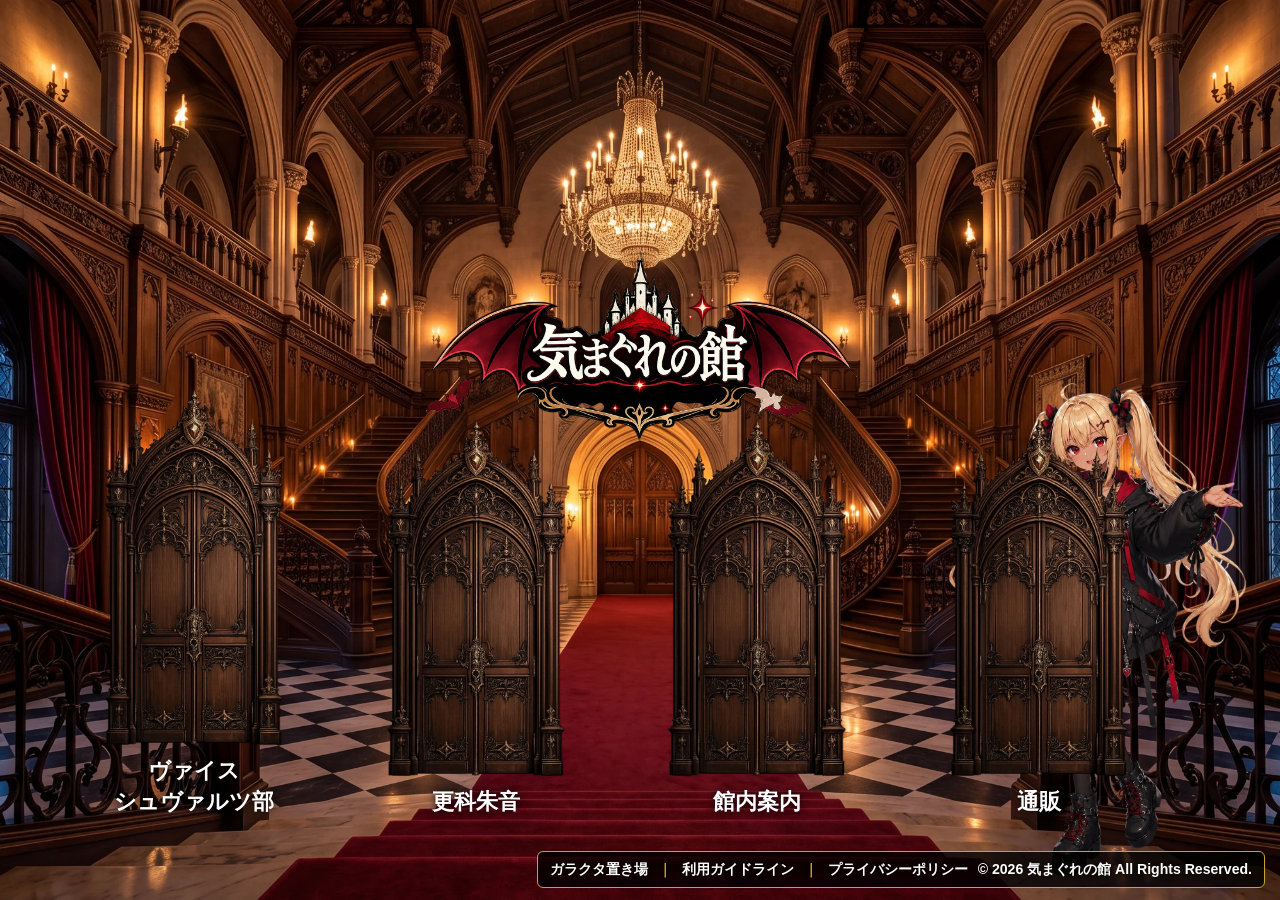
<file: index.html>
<!DOCTYPE html>
<html lang="ja">

<head><!-- Google tag (gtag.js) -->
<script async src="https://www.googletagmanager.com/gtag/js?id=G-2K4CNGYDMF"></script>
<script>
  window.dataLayer = window.dataLayer || [];
  function gtag(){dataLayer.push(arguments);}
  gtag('js', new Date());

  gtag('config', 'G-2K4CNGYDMF');
</script>
    <!-- Google tag (gtag.js) -->
<script async src="https://www.googletagmanager.com/gtag/js?id=G-7VXH1KS051"></script>
<script>
  window.dataLayer = window.dataLayer || [];
  function gtag(){dataLayer.push(arguments);}
  gtag('js', new Date());

  gtag('config', 'G-7VXH1KS051');
</script>
    <meta charset="UTF-8">
    <meta name="viewport" content="width=device-width, initial-scale=1.0">

    <title>気まぐれの館</title>

    <link rel="stylesheet" href="assets/css/style.css?v=webp-20261018">
    <link rel="stylesheet" href="assets/css/home.css?v=webp-20261018">
    <link rel="stylesheet" href="assets/css/mobile.css?v=20261020-pc-only">
    <link rel="stylesheet" href="assets/css/logo-links.css?v=20261009">
</head>

<body>



    <main>

        <section id="lobby">
            <div class="logo-area">
    <a href="./" class="home-logo-link lobby-logo-link" aria-label="気まぐれの館 トップページへ戻る">
        <img src="assets/images/logo/kimagure-logo.webp" alt="気まぐれの館" class="site-logo">
    </a>
<a href="ws/index.html" class="door-link door-ws">
    <img src="assets/images/door/door.webp" alt="WS部の扉" class="door-image">
    <span>ヴァイス<wbr>シュヴァルツ部</span>
</a>

<a href="akane/index.html" class="door-link door-akane">
    <img src="assets/images/door/door.webp" alt="更科朱音の扉" class="door-image">
    <span>更科朱音</span>
</a>

<a href="guide/index.html" class="door-link door-guide">
    <img src="assets/images/door/door.webp" alt="館内案内の扉" class="door-image">
    <span>館内案内</span>
</a>

<a href="https://www.dmm.com/mono/store/-/store-top/=/store_id=s01256/"
   class="door-link door-shop"
   target="_blank"
   rel="noopener noreferrer">
    <img src="assets/images/door/door.webp" alt="通販の扉" class="door-image">
    <span>通販</span>
</a>

</div>


<img src="assets/images/character/akane/casual/akane-casual.webp" alt="更科朱音" class="lobby-akane">
        </section>

    </main>
<footer class="site-footer">
    <a href="./garakuta/" >ガラクタ置き場</a>

    <span>｜</span>

    <a href="./policy/">利用ガイドライン</a>

    <span>｜</span>

    <a href="./privacy/">プライバシーポリシー</a>

    <div class="footer-copy">
        <span class="text-unit">© 2026 気まぐれの館</span> <span class="text-unit">All Rights Reserved.</span>
    </div>
</footer>
</body>

</html>
</file>
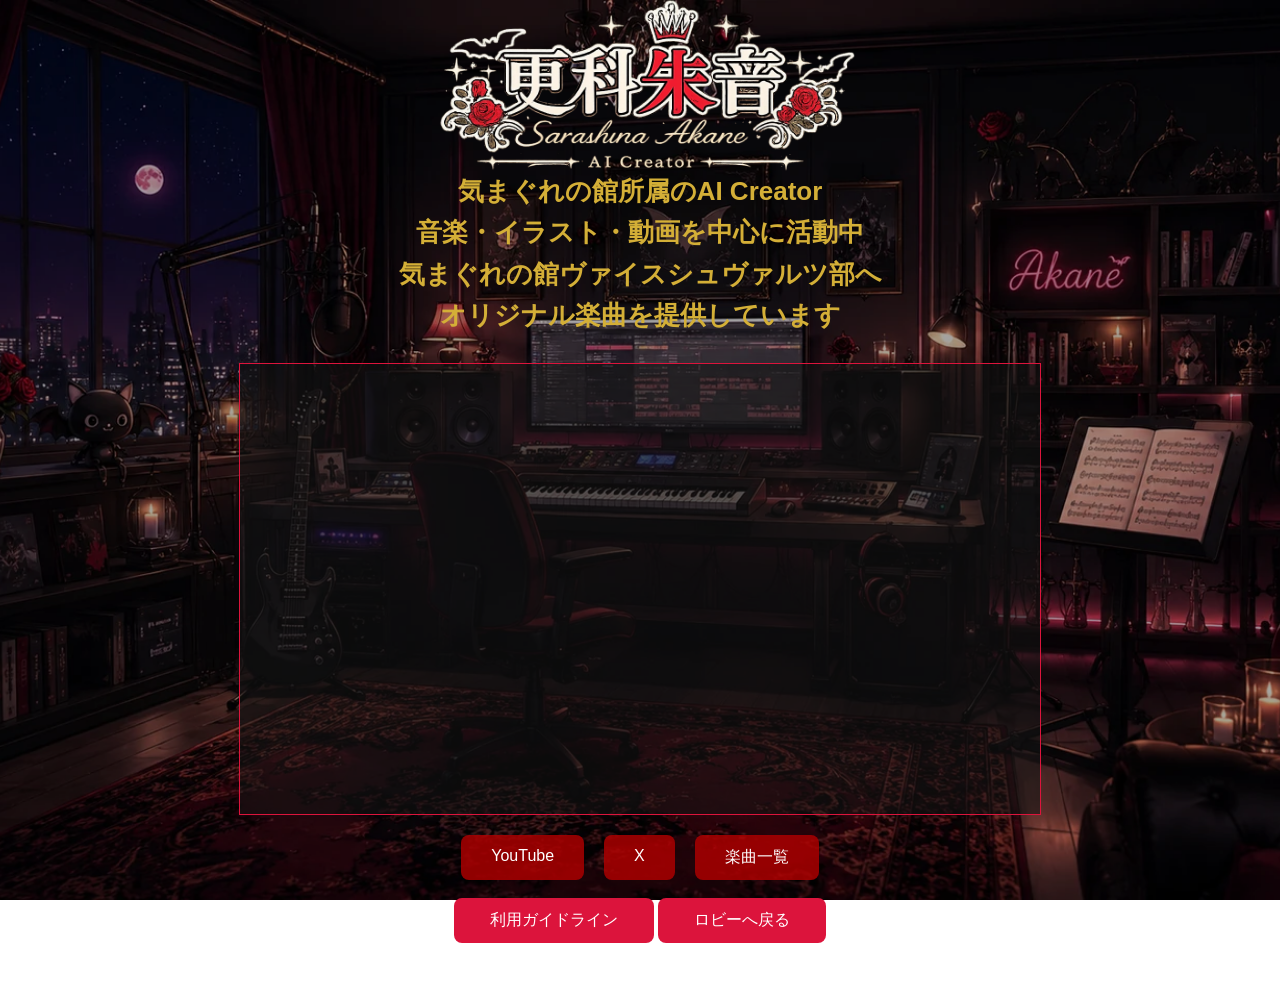
<file: akane/index.html>
<!DOCTYPE html>
<html lang="ja">
<head><!-- Google tag (gtag.js) -->
<script async src="https://www.googletagmanager.com/gtag/js?id=G-2K4CNGYDMF"></script>
<script>
  window.dataLayer = window.dataLayer || [];
  function gtag(){dataLayer.push(arguments);}
  gtag('js', new Date());

  gtag('config', 'G-2K4CNGYDMF');
</script>
   <!-- Google tag (gtag.js) -->
<script async src="https://www.googletagmanager.com/gtag/js?id=G-7VXH1KS051"></script>
<script>
  window.dataLayer = window.dataLayer || [];
  function gtag(){dataLayer.push(arguments);}
  gtag('js', new Date());

  gtag('config', 'G-7VXH1KS051');
</script>
    <meta charset="UTF-8">
    <meta name="viewport" content="width=device-width, initial-scale=1.0">
    <title>更科朱音 | 気まぐれの館</title>

    <link rel="stylesheet" href="../assets/css/akane.css?v=webp-20261018">
    <link rel="stylesheet" href="../assets/css/mobile.css?v=20261007">
    <link rel="stylesheet" href="../assets/css/logo-links.css?v=20261009">
</head>

<body class="akane-page">

    <main class="page-container">

        <a href="../" class="home-logo-link akane-logo" aria-label="気まぐれの館 トップページへ戻る">
            <img src="../assets/images/logo/akane-logo.webp" alt="更科朱音">
        </a>

        <p class="page-text"><span class="text-unit">気まぐれの館所属の</span><span class="text-unit">AI Creator</span><br class="desktop-break"><span class="text-unit">音楽・イラスト・動画を</span><span class="text-unit">中心に活動中</span><br class="desktop-break"><span class="text-unit">気まぐれの館</span><span class="text-unit">ヴァイスシュヴァルツ部へ</span><br class="desktop-break"><span class="text-unit">オリジナル楽曲を</span><span class="text-unit">提供しています</span></p>

        <div class="movie-area">

<iframe loading="lazy"  src="https://www.youtube.com/embed/sT_SecETPJE?si=FNYFzBYSTs37wf-t" title="YouTube video player" frameborder="0" allow="accelerometer; autoplay; clipboard-write; encrypted-media; gyroscope; picture-in-picture; web-share" referrerpolicy="strict-origin-when-cross-origin" allowfullscreen></iframe>

</div>

        <div class="link-area">

    <a href="https://www.youtube.com/playlist?list=PLDkog8dtMfgc" target="_blank">YouTube</a>

    <a href="https://x.com/sarashinaakane" target="_blank">X</a>

    <a href="https://www.dlsite.com/ai/circle/profile/=/maker_id/RG01074901.html" target="_blank">楽曲一覧</a>

</div>

<div class="button-area">

    <a href="../policy/" class="back-button">
        利用ガイドライン
    </a>

    <a href="../" class="back-button">
        ロビーへ戻る
    </a>

</div>
    </main>
</body>
</html>
</file>
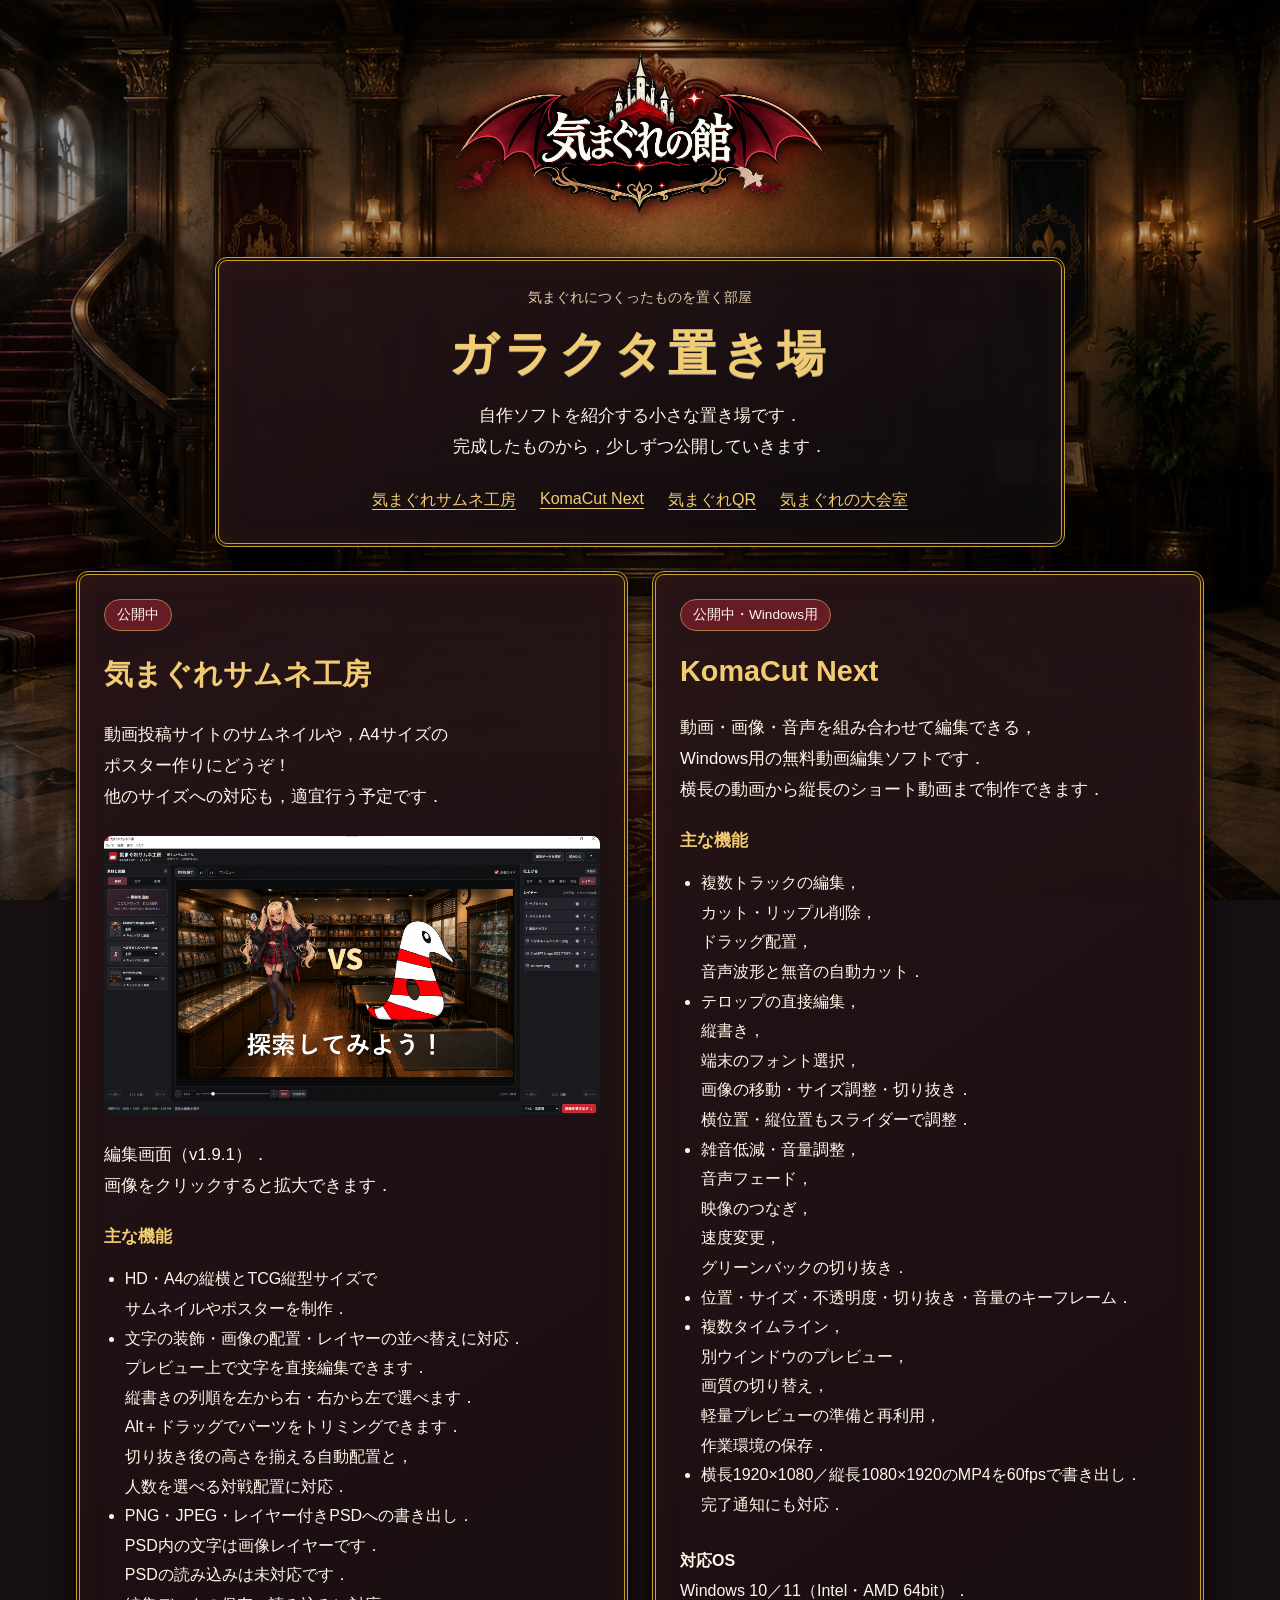
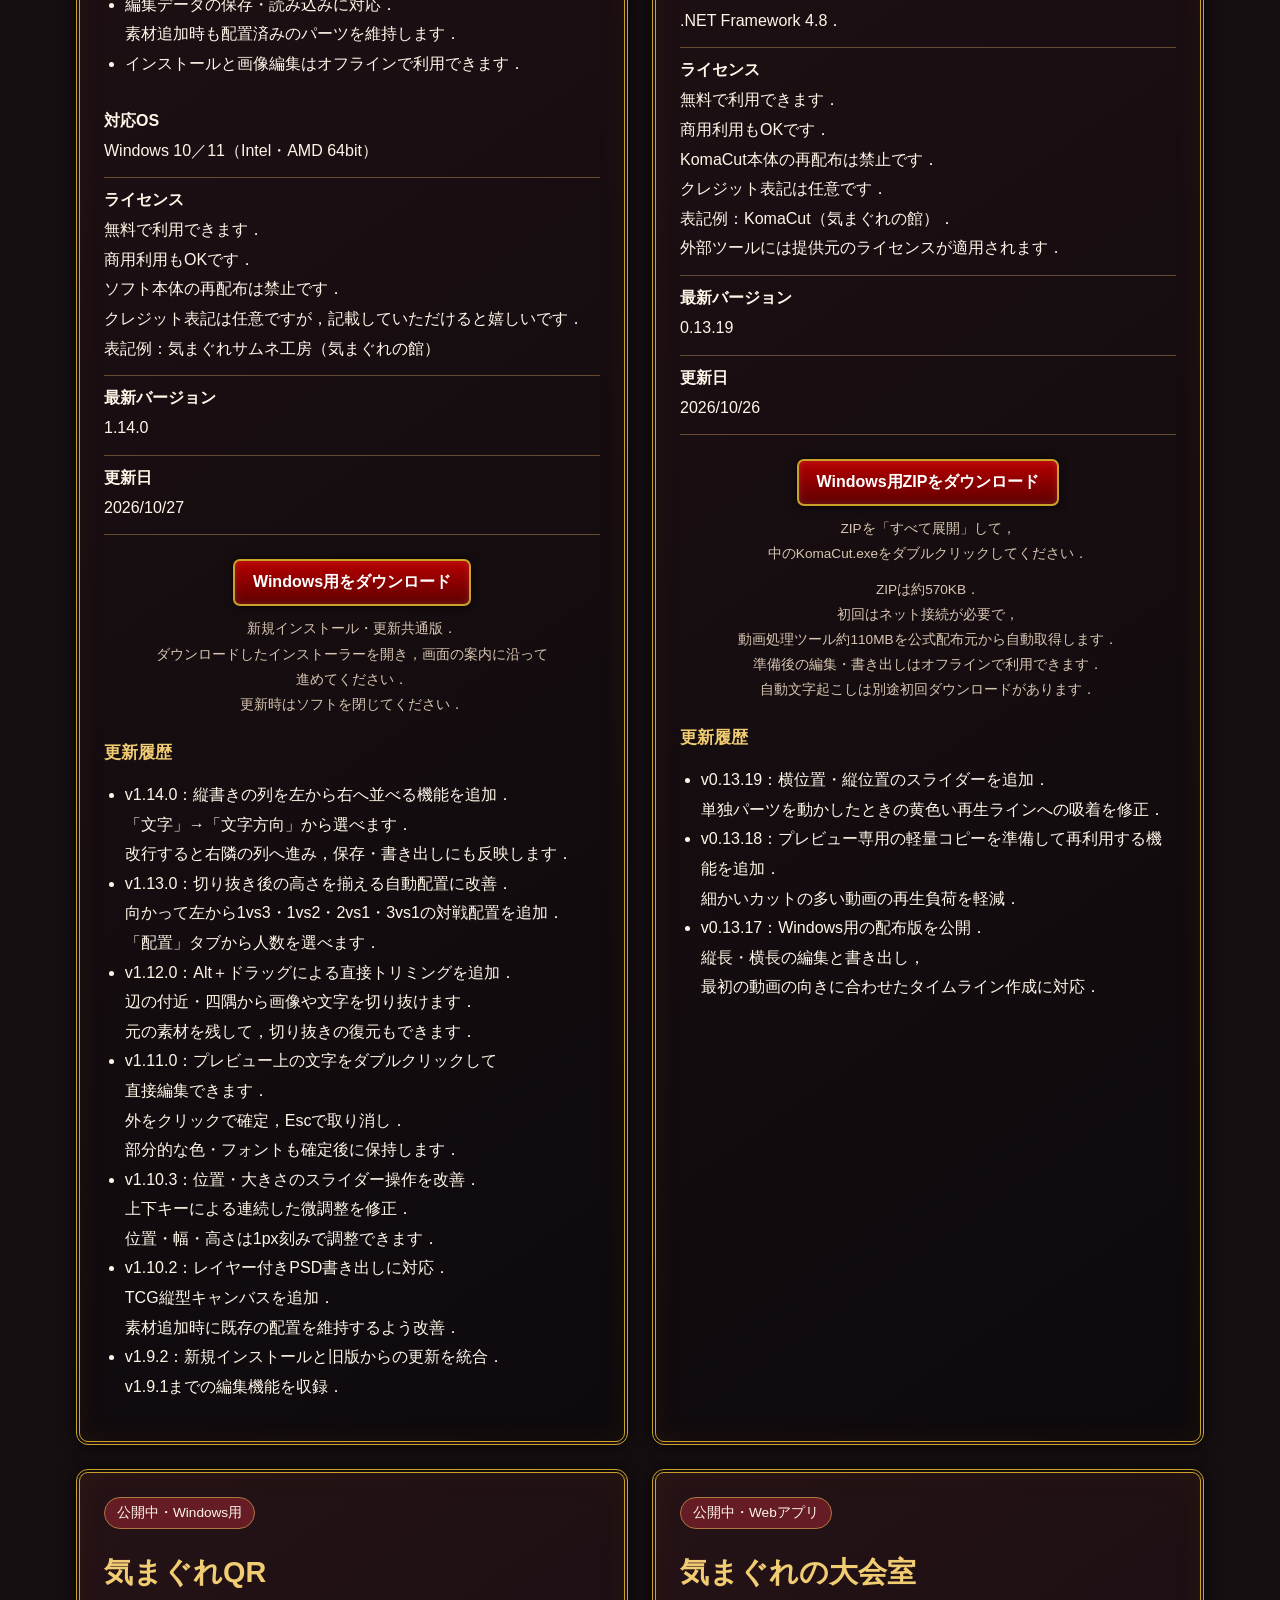
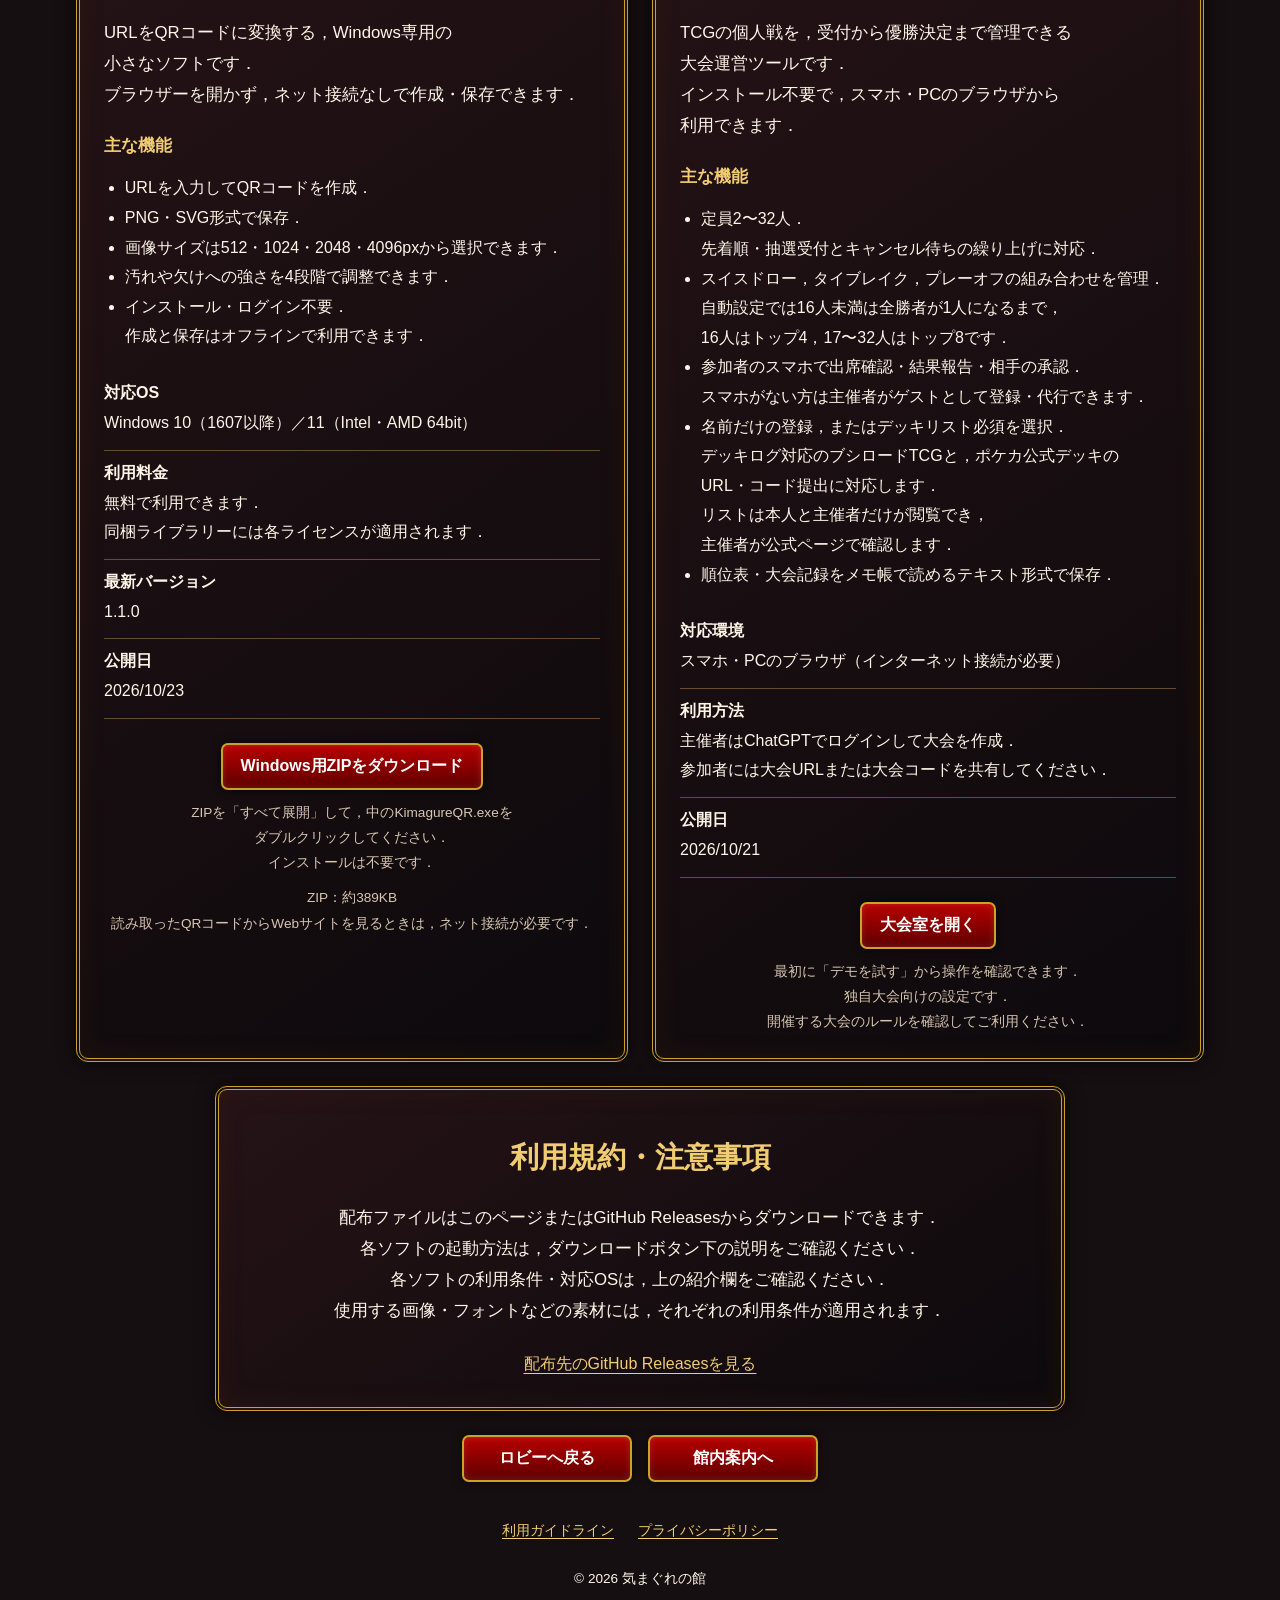
<file: garakuta/index.html>
<!DOCTYPE html>
<html lang="ja">
<head>
  <meta charset="UTF-8">
  <meta name="viewport" content="width=device-width, initial-scale=1.0">
<meta name="description" content="気まぐれの館のガラクタ置き場．自作のサムネイル作成ソフト・QRコード作成ソフトの無料配布と，TCG大会運営ツール・動画編集ソフトの紹介．">
  <title>ガラクタ置き場｜PC版｜気まぐれの館</title>
  <link rel="stylesheet" href="../assets/css/guide.css?v=webp-20261018">
  <link rel="stylesheet" href="../assets/css/mobile.css?v=20261007">
  <link rel="stylesheet" href="../assets/css/logo-links.css?v=20261009">
  <link rel="stylesheet" href="../assets/css/garakuta.css?v=20261024-grid">

  <link rel="canonical" href="https://flamecard.github.io/kimagure-no-yakata/garakuta/">
  <link rel="alternate" media="only screen and (max-width: 768px)" href="https://flamecard.github.io/kimagure-no-yakata/garakuta/mobile/">
  <script src="../assets/js/catalog-device.js?v=20261024" data-catalog="./"></script>
</head>
<body class="garakuta-page">
  <main class="guide-container">
    <div class="guide-logo"><a href="../" class="home-logo-link" aria-label="気まぐれの館 トップページへ戻る"><img src="../assets/images/logo/kimagure-logo.webp" alt="気まぐれの館"></a></div>
    <header class="guide-board garakuta-intro">
      <p class="room-label">気まぐれにつくったものを置く部屋</p>
      <h1>ガラクタ置き場</h1>
      <p><span class="copy-phrase">自作ソフトを紹介する</span><span class="copy-phrase">小さな置き場です．</span><br class="punctuation-break"><span class="copy-phrase">完成したものから，</span><span class="copy-phrase">少しずつ公開していきます．</span></p>
      <nav class="software-nav" aria-label="掲載ソフト"><a href="#thumbnail">気まぐれサムネ工房</a><a href="#video-editor">KomaCut Next</a><a href="#qr">気まぐれQR</a><a href="#tournament">気まぐれの大会室</a></nav>
    </header>
    <div class="software-grid"><article class="guide-board software-card" id="thumbnail">
      <span class="software-status">公開中</span>
      <h2>気まぐれサムネ工房</h2>
      <p><span class="copy-phrase">動画投稿サイトの</span><span class="copy-phrase">サムネイルや，</span><span class="copy-phrase">A4サイズの</span><span class="copy-phrase">ポスター作りにどうぞ！</span><br class="punctuation-break"><span class="copy-phrase">他のサイズへの対応も，</span><span class="copy-phrase">適宜行う予定です．</span></p>
      <a href="../assets/images/software/thumbnail-studio-v1.9.1.png" target="_blank" rel="noopener" aria-label="スクリーンショットを拡大"><img class="software-screenshot" src="../assets/images/software/thumbnail-studio-v1.9.1.png" alt="気まぐれサムネ工房の画面" loading="lazy"></a><p class="release-note">編集画面（v1.9.1）．<br class="punctuation-break"><span class="copy-phrase">画像をクリックすると</span><span class="copy-phrase">拡大できます．</span></p>
      <h3>主な機能</h3><ul><li><span class="copy-phrase">HD・A4の縦横と</span><span class="copy-phrase">TCG縦型サイズで</span><span class="copy-phrase">サムネイルやポスターを制作．</span></li><li><span class="copy-phrase">文字の装飾・</span><span class="copy-phrase">画像の配置・</span><span class="copy-phrase">レイヤーの並べ替えに対応．</span><br class="punctuation-break"><span class="copy-phrase">プレビュー上で文字を</span><span class="copy-phrase">直接編集できます．</span><br class="punctuation-break"><span class="copy-phrase">縦書きの列順を</span><span class="copy-phrase">左から右・右から左で</span><span class="copy-phrase">選べます．</span><br class="punctuation-break"><span class="copy-phrase">Alt＋ドラッグで</span><span class="copy-phrase">パーツをトリミングできます．</span><br class="punctuation-break"><span class="copy-phrase">切り抜き後の高さを揃える</span><span class="copy-phrase">自動配置と，</span><span class="copy-phrase">人数を選べる対戦配置に対応．</span></li><li><span class="copy-phrase">PNG・JPEG・</span><span class="copy-phrase">レイヤー付きPSDへの</span><span class="copy-phrase">書き出し．</span><br class="punctuation-break"><span class="copy-phrase">PSD内の文字は</span><span class="copy-phrase">画像レイヤーです．</span><br class="punctuation-break"><span class="copy-phrase">PSDの読み込みは</span><span class="copy-phrase">未対応です．</span></li><li><span class="copy-phrase">編集データの</span><span class="copy-phrase">保存・読み込みに対応．</span><br class="punctuation-break"><span class="copy-phrase">素材追加時も</span><span class="copy-phrase">配置済みのパーツを</span><span class="copy-phrase">維持します．</span></li><li><span class="copy-phrase">インストールと画像編集は</span><span class="copy-phrase">オフラインで利用できます．</span></li></ul>
      <dl class="software-details"><div><dt>対応OS</dt><dd><span class="copy-phrase">Windows 10／11</span><span class="copy-phrase">（Intel・AMD 64bit）</span></dd></div><div><dt>ライセンス</dt><dd><span class="copy-phrase">無料で利用できます．</span><br class="punctuation-break"><span class="copy-phrase">商用利用もOKです．</span><br class="punctuation-break"><span class="copy-phrase">ソフト本体の再配布は</span><span class="copy-phrase">禁止です．</span><br class="punctuation-break"><span class="copy-phrase">クレジット表記は任意ですが，</span><span class="copy-phrase">記載していただけると</span><span class="copy-phrase">嬉しいです．</span><br class="punctuation-break"><span class="copy-phrase">表記例：</span><span class="copy-phrase">気まぐれサムネ工房</span><span class="copy-phrase">（気まぐれの館）</span></dd></div><div><dt>最新バージョン</dt><dd>1.14.0</dd></div><div><dt>更新日</dt><dd>2026/10/27</dd></div></dl>
      <div class="download-area"><a class="guide-button" href="https://github.com/flamecard/kimagure-no-yakata/releases/download/thumbnail-v1.14.0/KimagureThumbnailStudio-Setup-v1.14.0.exe">Windows用をダウンロード</a><p class="release-note"><span class="copy-phrase">新規インストール・更新共通版．</span><br class="punctuation-break"><span class="copy-phrase">ダウンロードした</span><span class="copy-phrase">インストーラーを開き，</span><span class="copy-phrase">画面の案内に沿って</span><span class="copy-phrase">進めてください．</span><br class="punctuation-break"><span class="copy-phrase">更新時は</span><span class="copy-phrase">ソフトを閉じてください．</span></p></div>
      <h3>更新履歴</h3><ul><li><span class="copy-phrase">v1.14.0：</span><span class="copy-phrase">縦書きの列を</span><span class="copy-phrase">左から右へ並べる機能を追加．</span><br class="punctuation-break"><span class="copy-phrase">「文字」→「文字方向」から</span><span class="copy-phrase">選べます．</span><br class="punctuation-break"><span class="copy-phrase">改行すると右隣の列へ進み，</span><span class="copy-phrase">保存・書き出しにも反映します．</span></li><li><span class="copy-phrase">v1.13.0：</span><span class="copy-phrase">切り抜き後の高さを揃える</span><span class="copy-phrase">自動配置に改善．</span><br class="punctuation-break"><span class="copy-phrase">向かって左から</span><span class="copy-phrase">1vs3・1vs2・2vs1・3vs1の</span><span class="copy-phrase">対戦配置を追加．</span><br class="punctuation-break"><span class="copy-phrase">「配置」タブから</span><span class="copy-phrase">人数を選べます．</span></li><li><span class="copy-phrase">v1.12.0：</span><span class="copy-phrase">Alt＋ドラッグによる</span><span class="copy-phrase">直接トリミングを追加．</span><br class="punctuation-break"><span class="copy-phrase">辺の付近・四隅から</span><span class="copy-phrase">画像や文字を切り抜けます．</span><br class="punctuation-break"><span class="copy-phrase">元の素材を残して，</span><span class="copy-phrase">切り抜きの復元もできます．</span></li><li><span class="copy-phrase">v1.11.0：</span><span class="copy-phrase">プレビュー上の文字を</span><span class="copy-phrase">ダブルクリックして</span><span class="copy-phrase">直接編集できます．</span><br class="punctuation-break"><span class="copy-phrase">外をクリックで確定，</span><span class="copy-phrase">Escで取り消し．</span><br class="punctuation-break"><span class="copy-phrase">部分的な色・フォントも</span><span class="copy-phrase">確定後に保持します．</span></li><li><span class="copy-phrase">v1.10.3：</span><span class="copy-phrase">位置・大きさの</span><span class="copy-phrase">スライダー操作を改善．</span><br class="punctuation-break"><span class="copy-phrase">上下キーによる</span><span class="copy-phrase">連続した微調整を修正．</span><br class="punctuation-break"><span class="copy-phrase">位置・幅・高さは</span><span class="copy-phrase">1px刻みで調整できます．</span></li><li><span class="copy-phrase">v1.10.2：</span><span class="copy-phrase">レイヤー付きPSD書き出しに対応．</span><br class="punctuation-break"><span class="copy-phrase">TCG縦型キャンバスを追加．</span><br class="punctuation-break"><span class="copy-phrase">素材追加時に</span><span class="copy-phrase">既存の配置を</span><span class="copy-phrase">維持するよう改善．</span></li><li><span class="copy-phrase">v1.9.2：</span><span class="copy-phrase">新規インストールと</span><span class="copy-phrase">旧版からの更新を統合．</span><br class="punctuation-break"><span class="copy-phrase">v1.9.1までの</span><span class="copy-phrase">編集機能を収録．</span></li></ul>
    </article>
<article class="guide-board software-card" id="video-editor">
      <span class="software-status">公開中・Windows用</span>
      <h2>KomaCut Next</h2>
      <p>動画・画像・音声を組み合わせて編集できる，<br class="punctuation-break">Windows用の無料動画編集ソフトです．<br class="punctuation-break">横長の動画から縦長のショート動画まで制作できます．<br class="punctuation-break"></p>
      
      <h3>主な機能</h3><ul><li>複数トラックの編集，<br class="punctuation-break">カット・リップル削除，<br class="punctuation-break">ドラッグ配置，<br class="punctuation-break">音声波形と無音の自動カット．<br class="punctuation-break"></li><li>テロップの直接編集，<br class="punctuation-break">縦書き，<br class="punctuation-break">端末のフォント選択，<br class="punctuation-break">画像の移動・サイズ調整・切り抜き．<br class="punctuation-break">横位置・縦位置もスライダーで調整．<br class="punctuation-break"></li><li>雑音低減・音量調整，<br class="punctuation-break">音声フェード，<br class="punctuation-break">映像のつなぎ，<br class="punctuation-break">速度変更，<br class="punctuation-break">グリーンバックの切り抜き．<br class="punctuation-break"></li><li>位置・サイズ・不透明度・切り抜き・音量のキーフレーム．<br class="punctuation-break"></li><li>複数タイムライン，<br class="punctuation-break">別ウインドウのプレビュー，<br class="punctuation-break">画質の切り替え，<br class="punctuation-break">軽量プレビューの準備と再利用，<br class="punctuation-break">作業環境の保存．<br class="punctuation-break"></li><li>横長1920×1080／縦長1080×1920のMP4を60fpsで書き出し．<br class="punctuation-break">完了通知にも対応．<br class="punctuation-break"></li></ul>
      <dl class="software-details"><div><dt>対応OS</dt><dd>Windows 10／11（Intel・AMD 64bit）．<br class="punctuation-break">.NET Framework 4.8．<br class="punctuation-break"></dd></div><div><dt>ライセンス</dt><dd>無料で利用できます．<br class="punctuation-break">商用利用もOKです．<br class="punctuation-break">KomaCut本体の再配布は禁止です．<br class="punctuation-break">クレジット表記は任意です．<br class="punctuation-break">表記例：KomaCut（気まぐれの館）．<br class="punctuation-break">外部ツールには提供元のライセンスが適用されます．<br class="punctuation-break"></dd></div><div><dt>最新バージョン</dt><dd>0.13.19</dd></div><div><dt>更新日</dt><dd>2026/10/26</dd></div></dl>
      <div class="download-area"><a class="guide-button" href="https://github.com/flamecard/kimagure-no-yakata/releases/download/komacut-v0.13.19/KomaCut-Windows-v0.13.19.zip">Windows用ZIPをダウンロード</a><p class="release-note">ZIPを「すべて展開」して，<br class="punctuation-break">中のKomaCut.exeをダブルクリックしてください．<br class="punctuation-break"></p><p class="release-note">ZIPは約570KB．<br class="punctuation-break">初回はネット接続が必要で，<br class="punctuation-break">動画処理ツール約110MBを公式配布元から自動取得します．<br class="punctuation-break">準備後の編集・書き出しはオフラインで利用できます．<br class="punctuation-break">自動文字起こしは別途初回ダウンロードがあります．<br class="punctuation-break"></p></div>
      <h3>更新履歴</h3><ul><li>v0.13.19：横位置・縦位置のスライダーを追加．<br class="punctuation-break">単独パーツを動かしたときの黄色い再生ラインへの吸着を修正．<br class="punctuation-break"></li><li>v0.13.18：プレビュー専用の軽量コピーを準備して再利用する機能を追加．<br class="punctuation-break">細かいカットの多い動画の再生負荷を軽減．<br class="punctuation-break"></li><li>v0.13.17：Windows用の配布版を公開．<br class="punctuation-break">縦長・横長の編集と書き出し，<br class="punctuation-break">最初の動画の向きに合わせたタイムライン作成に対応．<br class="punctuation-break"></li></ul>
    </article>
<article class="guide-board software-card" id="qr">
      <span class="software-status">公開中・Windows用</span>
      <h2>気まぐれQR</h2>
      <p><span class="copy-phrase">URLをQRコードに変換する，</span><span class="copy-phrase">Windows専用の</span><span class="copy-phrase">小さなソフトです．</span><br class="punctuation-break"><span class="copy-phrase">ブラウザーを開かず，</span><span class="copy-phrase">ネット接続なしで</span><span class="copy-phrase">作成・保存できます．</span></p>
      <h3>主な機能</h3>
      <ul>
        <li><span class="copy-phrase">URLを入力して</span><span class="copy-phrase">QRコードを作成．</span></li>
        <li><span class="copy-phrase">PNG・SVG形式で保存．</span></li>
        <li><span class="copy-phrase">画像サイズは</span><span class="copy-phrase">512・1024・2048・4096pxから</span><span class="copy-phrase">選択できます．</span></li>
        <li><span class="copy-phrase">汚れや欠けへの強さを</span><span class="copy-phrase">4段階で調整できます．</span></li>
        <li><span class="copy-phrase">インストール・ログイン不要．</span><br class="punctuation-break"><span class="copy-phrase">作成と保存は</span><span class="copy-phrase">オフラインで利用できます．</span></li>
      </ul>
      <dl class="software-details">
        <div><dt>対応OS</dt><dd><span class="copy-phrase">Windows 10（1607以降）／11</span><span class="copy-phrase">（Intel・AMD 64bit）</span></dd></div>
        <div><dt>利用料金</dt><dd><span class="copy-phrase">無料で利用できます．</span><br class="punctuation-break"><span class="copy-phrase">同梱ライブラリーには</span><span class="copy-phrase">各ライセンスが適用されます．</span></dd></div>
        <div><dt>最新バージョン</dt><dd>1.1.0</dd></div>
        <div><dt>公開日</dt><dd>2026/10/23</dd></div>
      </dl>
      <div class="download-area"><a class="guide-button" href="../assets/downloads/KimagureQR-Windows-v1.1.0.zip" download>Windows用ZIPをダウンロード</a><p class="release-note"><span class="copy-phrase">ZIPを「すべて展開」して，</span><span class="copy-phrase">中のKimagureQR.exeを</span><span class="copy-phrase">ダブルクリックしてください．</span><br class="punctuation-break"><span class="copy-phrase">インストールは不要です．</span></p><p class="release-note"><span class="copy-phrase">ZIP：約389KB</span><br class="punctuation-break"><span class="copy-phrase">読み取ったQRコードから</span><span class="copy-phrase">Webサイトを見るときは，</span><span class="copy-phrase">ネット接続が必要です．</span></p></div>
    </article>
<article class="guide-board software-card" id="tournament">
      <span class="software-status">公開中・Webアプリ</span>
      <h2>気まぐれの大会室</h2>
      <p><span class="copy-phrase">TCGの個人戦を，</span><span class="copy-phrase">受付から優勝決定まで</span><span class="copy-phrase">管理できる</span><span class="copy-phrase">大会運営ツールです．</span><br class="punctuation-break"><span class="copy-phrase">インストール不要で，</span><span class="copy-phrase">スマホ・PCのブラウザから</span><span class="copy-phrase">利用できます．</span></p>
      <h3>主な機能</h3>
      <ul>
        <li>定員2〜32人．<br class="punctuation-break"><span class="copy-phrase">先着順・抽選受付と</span><span class="copy-phrase">キャンセル待ちの</span><span class="copy-phrase">繰り上げに対応．</span></li>
        <li><span class="copy-phrase">スイスドロー，</span><span class="copy-phrase">タイブレイク，</span><span class="copy-phrase">プレーオフの組み合わせを管理．</span><br class="punctuation-break"><span class="copy-phrase">自動設定では</span><span class="copy-phrase">16人未満は</span><span class="copy-phrase">全勝者が1人になるまで，</span><span class="copy-phrase">16人はトップ4，</span><span class="copy-phrase">17〜32人はトップ8です．</span></li>
        <li><span class="copy-phrase">参加者のスマホで</span><span class="copy-phrase">出席確認・結果報告・</span><span class="copy-phrase">相手の承認．</span><br class="punctuation-break"><span class="copy-phrase">スマホがない方は</span><span class="copy-phrase">主催者がゲストとして</span><span class="copy-phrase">登録・代行できます．</span></li>
        <li><span class="copy-phrase">名前だけの登録，</span><span class="copy-phrase">または</span><span class="copy-phrase">デッキリスト必須を選択．</span><br class="punctuation-break"><span class="copy-phrase">デッキログ対応の</span><span class="copy-phrase">ブシロードTCGと，</span><span class="copy-phrase">ポケカ公式デッキの</span><span class="copy-phrase">URL・コード提出に対応します．</span><br class="punctuation-break"><span class="copy-phrase">リストは</span><span class="copy-phrase">本人と主催者だけが閲覧でき，</span><span class="copy-phrase">主催者が公式ページで</span><span class="copy-phrase">確認します．</span></li>
        <li><span class="copy-phrase">順位表・大会記録を</span><span class="copy-phrase">メモ帳で読める</span><span class="copy-phrase">テキスト形式で保存．</span></li>
      </ul>
      <dl class="software-details">
        <div><dt>対応環境</dt><dd><span class="copy-phrase">スマホ・PCのブラウザ</span><span class="copy-phrase">（インターネット接続が必要）</span></dd></div>
        <div><dt>利用方法</dt><dd><span class="copy-phrase">主催者はChatGPTで</span><span class="copy-phrase">ログインして</span><span class="copy-phrase">大会を作成．</span><br class="punctuation-break"><span class="copy-phrase">参加者には</span><span class="copy-phrase">大会URLまたは</span><span class="copy-phrase">大会コードを</span><span class="copy-phrase">共有してください．</span></dd></div>
        <div><dt>公開日</dt><dd>2026/10/21</dd></div>
      </dl>
      <div class="download-area"><a class="guide-button" href="https://kimagure-ws-tournament.prominencecard.chatgpt.site/" target="_blank" rel="noopener noreferrer">大会室を開く</a><p class="release-note"><span class="copy-phrase">最初に「デモを試す」から</span><span class="copy-phrase">操作を確認できます．</span><br class="punctuation-break"><span class="copy-phrase">独自大会向けの設定です．</span><br class="punctuation-break"><span class="copy-phrase">開催する大会のルールを</span><span class="copy-phrase">確認してご利用ください．</span></p></div>
    </article></div>
    <section class="guide-board usage-notes" aria-labelledby="usage-title">
      <h2 id="usage-title">利用規約・注意事項</h2>
      <p><span class="copy-phrase">配布ファイルは</span><span class="copy-phrase">このページまたは</span><span class="copy-phrase">GitHub Releasesから</span><span class="copy-phrase">ダウンロードできます．</span><br class="punctuation-break"><span class="copy-phrase">各ソフトの起動方法は，</span><span class="copy-phrase">ダウンロードボタン下の</span><span class="copy-phrase">説明をご確認ください．</span><br class="punctuation-break"><span class="copy-phrase">各ソフトの</span><span class="copy-phrase">利用条件・対応OSは，</span><span class="copy-phrase">上の紹介欄をご確認ください．</span><br class="punctuation-break"><span class="copy-phrase">使用する画像・フォントなどの</span><span class="copy-phrase">素材には，</span><span class="copy-phrase">それぞれの利用条件が</span><span class="copy-phrase">適用されます．</span></p>
      <a href="https://github.com/flamecard/kimagure-no-yakata/releases">配布先のGitHub Releasesを見る</a>
    </section>
    <nav class="garakuta-navigation" aria-label="館内ナビゲーション"><a class="guide-button" href="../">ロビーへ戻る</a><a class="guide-button" href="../guide/">館内案内へ</a></nav>
    <footer class="garakuta-footer"><a href="../policy/">利用ガイドライン</a><a href="../privacy/">プライバシーポリシー</a><p>© 2026 気まぐれの館</p></footer>
  </main>
</body>
</html>
</file>
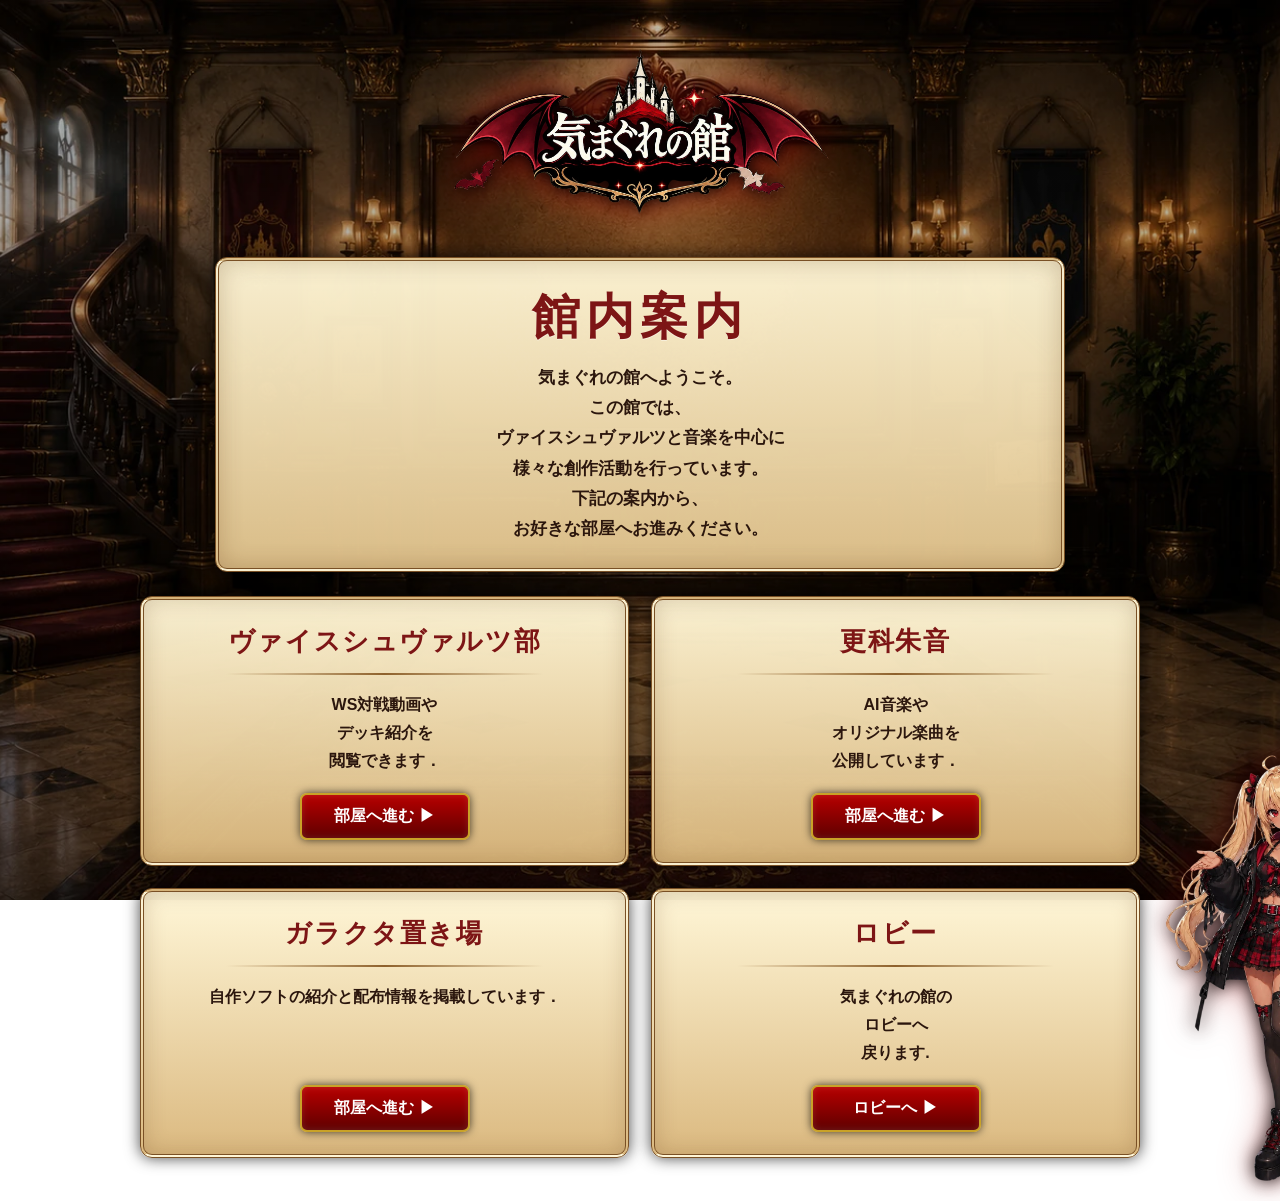
<file: guide/index.html>
<!DOCTYPE html>
<html lang="ja">
<head><!-- Google tag (gtag.js) -->
<script async src="https://www.googletagmanager.com/gtag/js?id=G-2K4CNGYDMF"></script>
<script>
  window.dataLayer = window.dataLayer || [];
  function gtag(){dataLayer.push(arguments);}
  gtag('js', new Date());

  gtag('config', 'G-2K4CNGYDMF');
</script>
   <!-- Google tag (gtag.js) -->
<script async src="https://www.googletagmanager.com/gtag/js?id=G-7VXH1KS051"></script>
<script>
  window.dataLayer = window.dataLayer || [];
  function gtag(){dataLayer.push(arguments);}
  gtag('js', new Date());

  gtag('config', 'G-7VXH1KS051');
</script>
<meta charset="UTF-8">
<meta name="viewport" content="width=device-width, initial-scale=1.0">
<title>館内案内｜気まぐれの館</title>
<link rel="stylesheet" href="../assets/css/guide.css?v=webp-20261018">
<link rel="stylesheet" href="../assets/css/garakuta.css?v=20261014">
    <link rel="stylesheet" href="../assets/css/mobile.css?v=20261020-pc-only">
    <link rel="stylesheet" href="../assets/css/logo-links.css?v=20261009">
</head>

<body class="guide-page">

  <main class="guide-container">
    <div class="guide-logo">
    <a href="../" class="home-logo-link" aria-label="気まぐれの館 トップページへ戻る">
        <img src="../assets/images/logo/kimagure-logo.webp" alt="気まぐれの館">
    </a>
</div>

    <section class="guide-board">
      <h1><span class="text-unit">館内案内</span></h1>

     <p><span class="text-unit">気まぐれの館へようこそ。</span><br class="punctuation-break"><span class="text-unit">この館では、</span><br class="punctuation-break"><span class="text-unit">ヴァイスシュヴァルツと</span><span class="text-unit">音楽を中心に</span><br class="desktop-break"><span class="text-unit">様々な創作活動を</span><span class="text-unit">行っています。</span><br class="punctuation-break"><span class="text-unit">下記の案内から、</span><br class="punctuation-break"><span class="text-unit">お好きな部屋へ</span><span class="text-unit">お進みください。</span><br class="punctuation-break"></p>
    </section>
    <div class="guide-cards">
        <div class="guide-card">
        <h2><span class="text-unit">ヴァイス<wbr>シュヴァルツ部</span></h2>

        <div class="card-line"></div>

        <p><span class="text-unit">WS対戦動画や</span><br class="desktop-break"><span class="text-unit">デッキ紹介を</span><br class="desktop-break"><span class="text-unit">閲覧できます．</span><br class="punctuation-break"></p>

        <a href="../ws/index.html" class="guide-button">
            部屋へ進む ▶
        </a>
    </div>
    
        <div class="guide-card">
        <h2><span class="text-unit">更科朱音</span></h2>

        <div class="card-line"></div>

        <p><span class="text-unit">AI音楽や</span><br class="desktop-break"><span class="text-unit">オリジナル楽曲を</span><br class="desktop-break"><span class="text-unit">公開しています．</span><br class="punctuation-break"></p>

        <a href="../akane/index.html" class="guide-button">
            部屋へ進む ▶
        </a>
    </div>
    
    <div class="guide-card">
            <h2><span class="text-unit">ガラクタ置き場</span></h2>
            <div class="card-line"></div>
            <p><span class="text-unit">自作ソフトの紹介と</span><span class="text-unit">配布情報を</span><span class="text-unit">掲載しています．</span><br class="punctuation-break"></p>
            <a href="../garakuta/" class="guide-button">部屋へ進む ▶</a>
        </div>
    <div class="guide-card">
        <h2><span class="text-unit">ロビー</span></h2>

        <div class="card-line"></div>

        <p><span class="text-unit">気まぐれの館の</span><br class="desktop-break"><span class="text-unit">ロビーへ</span><br class="desktop-break"><span class="text-unit">戻ります.</span></p>

                <a href="../index.html" class="guide-button">
            ロビーへ ▶
        </a>
    </div>

</div>

<div class="guide-akane">
    <img src="../assets/images/character/akane/casual/akane-casual.webp" alt="更科朱音">
</div>

  </main>

</body>
</html>
</file>
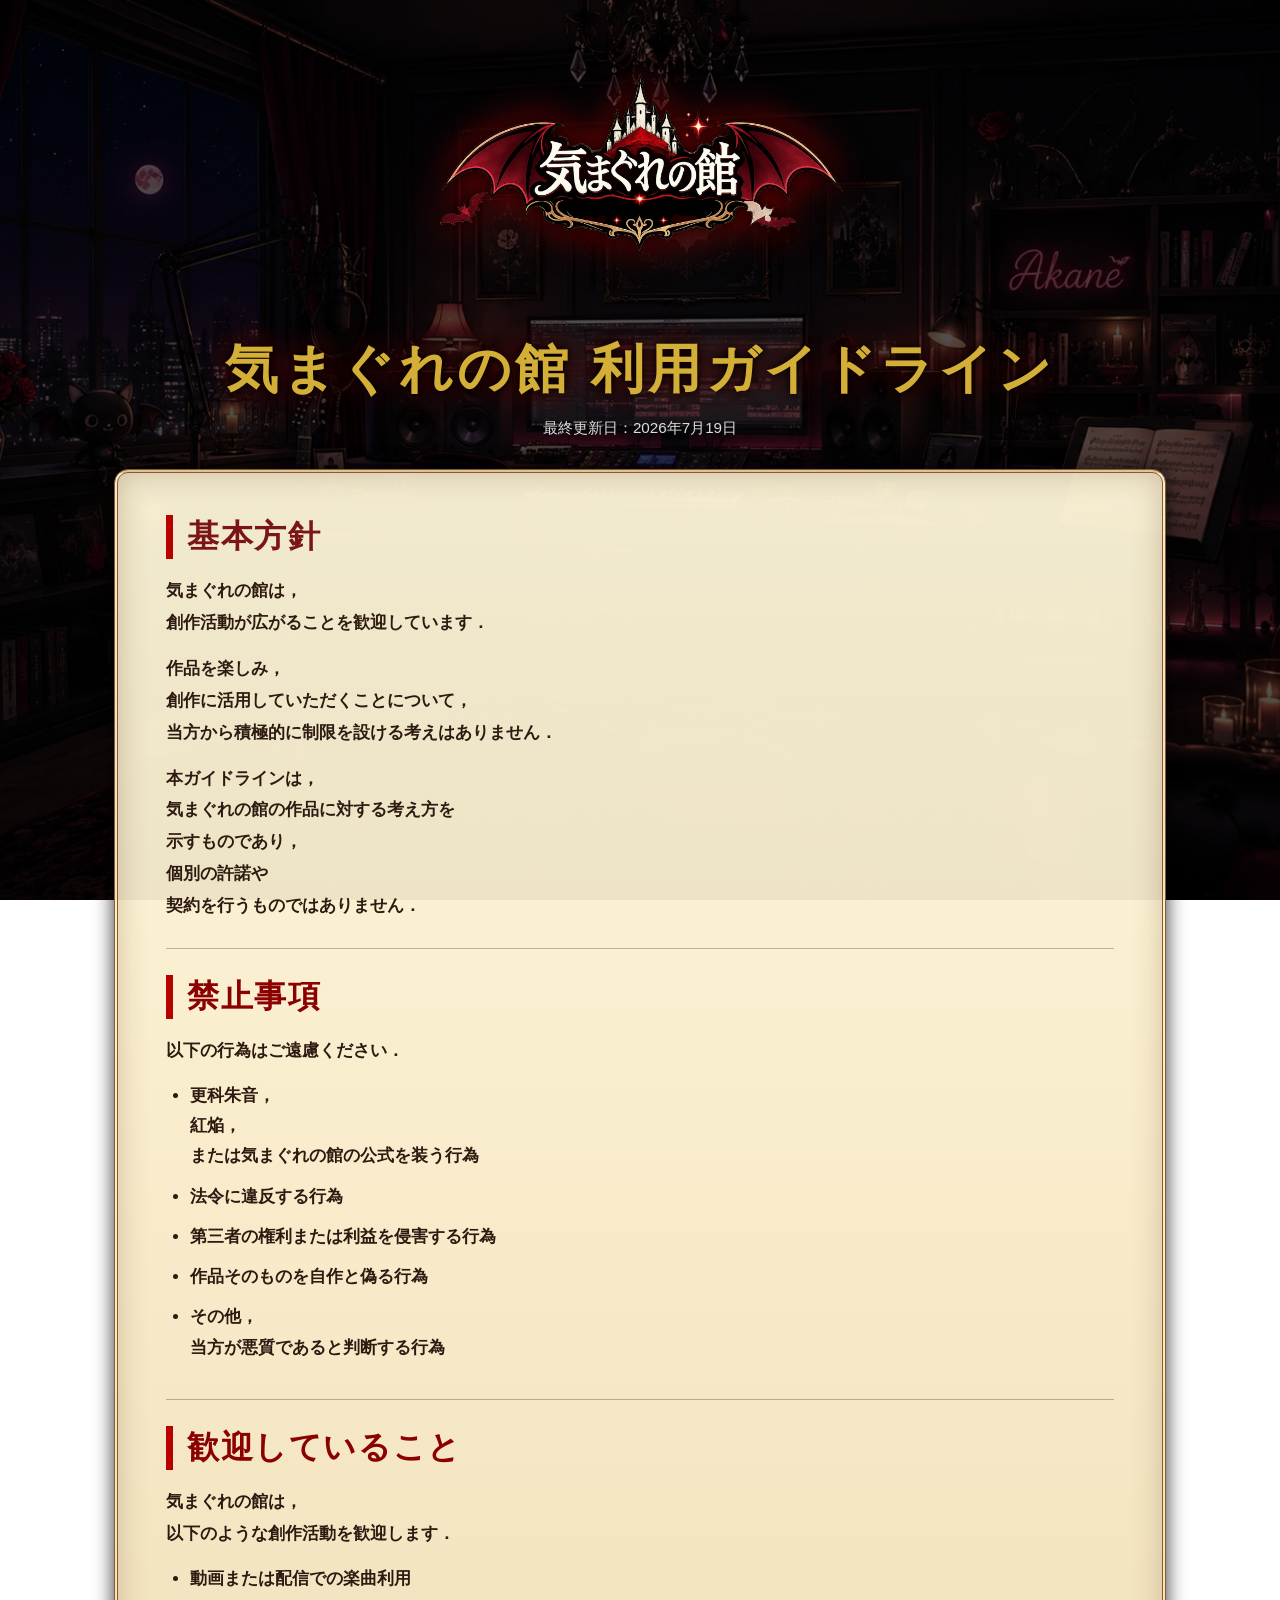
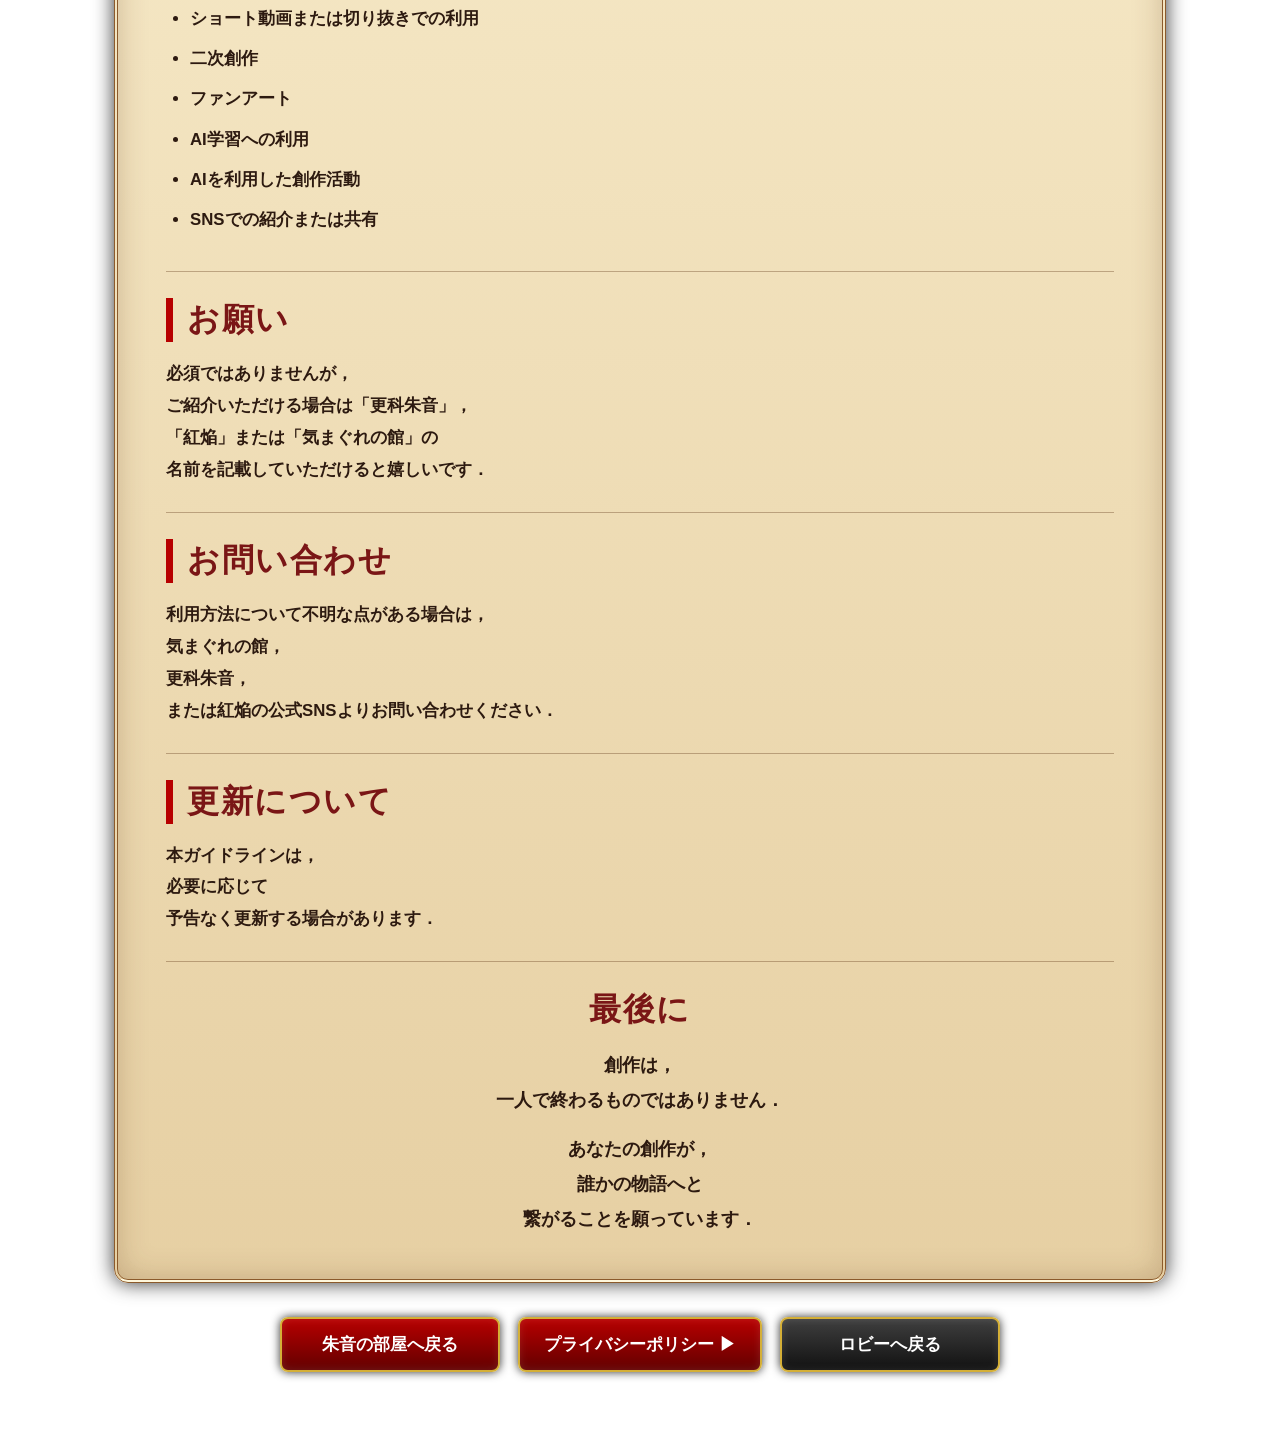
<file: policy/index.html>
<!DOCTYPE html>
<html lang="ja">

<head><!-- Google tag (gtag.js) -->
<script async src="https://www.googletagmanager.com/gtag/js?id=G-2K4CNGYDMF"></script>
<script>
  window.dataLayer = window.dataLayer || [];
  function gtag(){dataLayer.push(arguments);}
  gtag('js', new Date());

  gtag('config', 'G-2K4CNGYDMF');
</script>

    <!-- Google tag (gtag.js) -->
    <script async src="https://www.googletagmanager.com/gtag/js?id=G-7VXH1KS051"></script>
    <script>
        window.dataLayer = window.dataLayer || [];

        function gtag() {
            dataLayer.push(arguments);
        }

        gtag("js", new Date());
        gtag("config", "G-7VXH1KS051");
    </script>

    <meta charset="UTF-8">

    <meta
        name="viewport"
        content="width=device-width, initial-scale=1.0"
    >

    <meta
        name="description"
        content="更科朱音の作品利用に関する基本方針，禁止事項，歓迎している創作活動について掲載しています．"
    >

    <title>気まぐれの館 利用ガイドライン｜気まぐれの館</title>

    <link
        rel="stylesheet"
        href="../assets/css/policy.css?v=webp-20261018"
    >

    <link rel="stylesheet" href="../assets/css/mobile.css?v=20261007">
    <link rel="stylesheet" href="../assets/css/logo-links.css?v=20261009">
</head>

<body class="policy-page">

    <main class="policy-container">

        <header class="policy-header">

            <a
    href="../"
    class="logo-link home-logo-link"
    aria-label="気まぐれの館 トップページへ戻る"
>
    <img
        src="../assets/images/logo/kimagure-logo.webp"
        alt="気まぐれの館"
        class="akane-logo"
    >
</a>

            <h1><span class="text-unit">気まぐれの館 </span><span class="text-unit">利用ガイドライン</span></h1>

            <p class="policy-date"><span class="text-unit">最終更新日：</span><span class="text-unit">2026年7月19日</span></p>

        </header>

        <article class="policy-paper">

            <section class="policy-section">

                <h2><span class="text-unit">基本方針</span></h2>

                <p><span class="text-unit">気まぐれの館は，</span><br class="punctuation-break"><span class="text-unit">創作活動が広がることを</span><span class="text-unit">歓迎しています．</span><br class="punctuation-break"></p>

                <p><span class="text-unit">作品を楽しみ，</span><br class="punctuation-break"><span class="text-unit">創作に活用して</span><span class="text-unit">いただくことについて，</span><br class="punctuation-break"><span class="text-unit">当方から積極的に</span><span class="text-unit">制限を設ける考えは</span><span class="text-unit">ありません．</span><br class="punctuation-break"></p>

                <p><span class="text-unit">本ガイドラインは，</span><br class="punctuation-break"><span class="text-unit">気まぐれの館の作品に</span><span class="text-unit">対する考え方を</span><br class="desktop-break"><span class="text-unit">示すものであり，</span><br class="punctuation-break"><span class="text-unit">個別の許諾や</span><br class="desktop-break"><span class="text-unit">契約を行うものでは</span><span class="text-unit">ありません．</span><br class="punctuation-break"></p>

            </section>

            <section class="policy-section prohibited-section">

                <h2><span class="text-unit">禁止事項</span></h2>

                <p><span class="text-unit">以下の行為は</span><span class="text-unit">ご遠慮ください．</span><br class="punctuation-break"></p>

                <ul>
                    <li><span class="text-unit">更科朱音，</span><br class="punctuation-break"><span class="text-unit">紅焔，</span><br class="punctuation-break"><span class="text-unit">または気まぐれの館の</span><span class="text-unit">公式を装う行為</span></li>

                    <li><span class="text-unit">法令に違反する行為</span></li>

                    <li><span class="text-unit">第三者の権利または</span><span class="text-unit">利益を侵害する行為</span></li>

                    <li><span class="text-unit">作品そのものを</span><span class="text-unit">自作と偽る行為</span></li>

                    <li><span class="text-unit">その他，</span><br class="punctuation-break"><span class="text-unit">当方が悪質であると</span><span class="text-unit">判断する行為</span></li>
                </ul>

            </section>

            <section class="policy-section welcome-section">

                <h2><span class="text-unit">歓迎していること</span></h2>

                <p><span class="text-unit">気まぐれの館は，</span><br class="punctuation-break"><span class="text-unit">以下のような創作活動を</span><span class="text-unit">歓迎します．</span><br class="punctuation-break"></p>

                <ul>
                    <li><span class="text-unit">動画または配信での</span><span class="text-unit">楽曲利用</span></li>

                    <li><span class="text-unit">ショート動画または</span><span class="text-unit">切り抜きでの利用</span></li>

                    <li><span class="text-unit">二次創作</span></li>

                    <li><span class="text-unit">ファンアート</span></li>

                    <li><span class="text-unit">AI学習への利用</span></li>

                    <li><span class="text-unit">AIを利用した創作活動</span></li>

                    <li><span class="text-unit">SNSでの紹介または共有</span></li>
                </ul>

            </section>

            <section class="policy-section">

                <h2><span class="text-unit">お願い</span></h2>

                <p><span class="text-unit">必須ではありませんが，</span><br class="punctuation-break"><span class="text-unit">ご紹介いただける場合は</span><span class="text-unit">「更科朱音」，</span><br class="punctuation-break"><span class="text-unit">「紅焔」または</span><span class="text-unit">「気まぐれの館」の</span><br class="desktop-break"><span class="text-unit">名前を記載して</span><span class="text-unit">いただけると嬉しいです．</span><br class="punctuation-break"></p>

            </section>

            <section class="policy-section">

                <h2><span class="text-unit">お問い合わせ</span></h2>

                <p><span class="text-unit">利用方法について</span><span class="text-unit">不明な点がある場合は，</span><br class="punctuation-break"><span class="text-unit">気まぐれの館，</span><br class="punctuation-break"><span class="text-unit">更科朱音，</span><br class="punctuation-break"><span class="text-unit">または紅焔の公式SNSより</span><span class="text-unit">お問い合わせください．</span><br class="punctuation-break"></p>

            </section>

            <section class="policy-section">

                <h2><span class="text-unit">更新について</span></h2>

                <p><span class="text-unit">本ガイドラインは，</span><br class="punctuation-break"><span class="text-unit">必要に応じて</span><br class="desktop-break"><span class="text-unit">予告なく更新する</span><span class="text-unit">場合があります．</span><br class="punctuation-break"></p>

            </section>

            <section class="policy-section final-message">

                <h2><span class="text-unit">最後に</span></h2>

                <p><span class="text-unit">創作は，</span><br class="punctuation-break"><span class="text-unit">一人で終わるものでは</span><span class="text-unit">ありません．</span><br class="punctuation-break"></p>

                <p><span class="text-unit">あなたの創作が，</span><br class="punctuation-break"><span class="text-unit">誰かの物語へと</span><br class="desktop-break"><span class="text-unit">繋がることを</span><span class="text-unit">願っています．</span><br class="punctuation-break"></p>

            </section>

        </article>

        <nav class="policy-navigation">

    <a
        href="../akane/"
        class="policy-button"
    >
        朱音の部屋へ戻る
    </a>

    <a
        href="../privacy/"
        class="policy-button"
    >
        プライバシーポリシー ▶
    </a>

    <a
        href="../"
        class="policy-button lobby-button"
    >
        ロビーへ戻る
    </a>

</nav>

    </main>

</body>

</html>
</file>
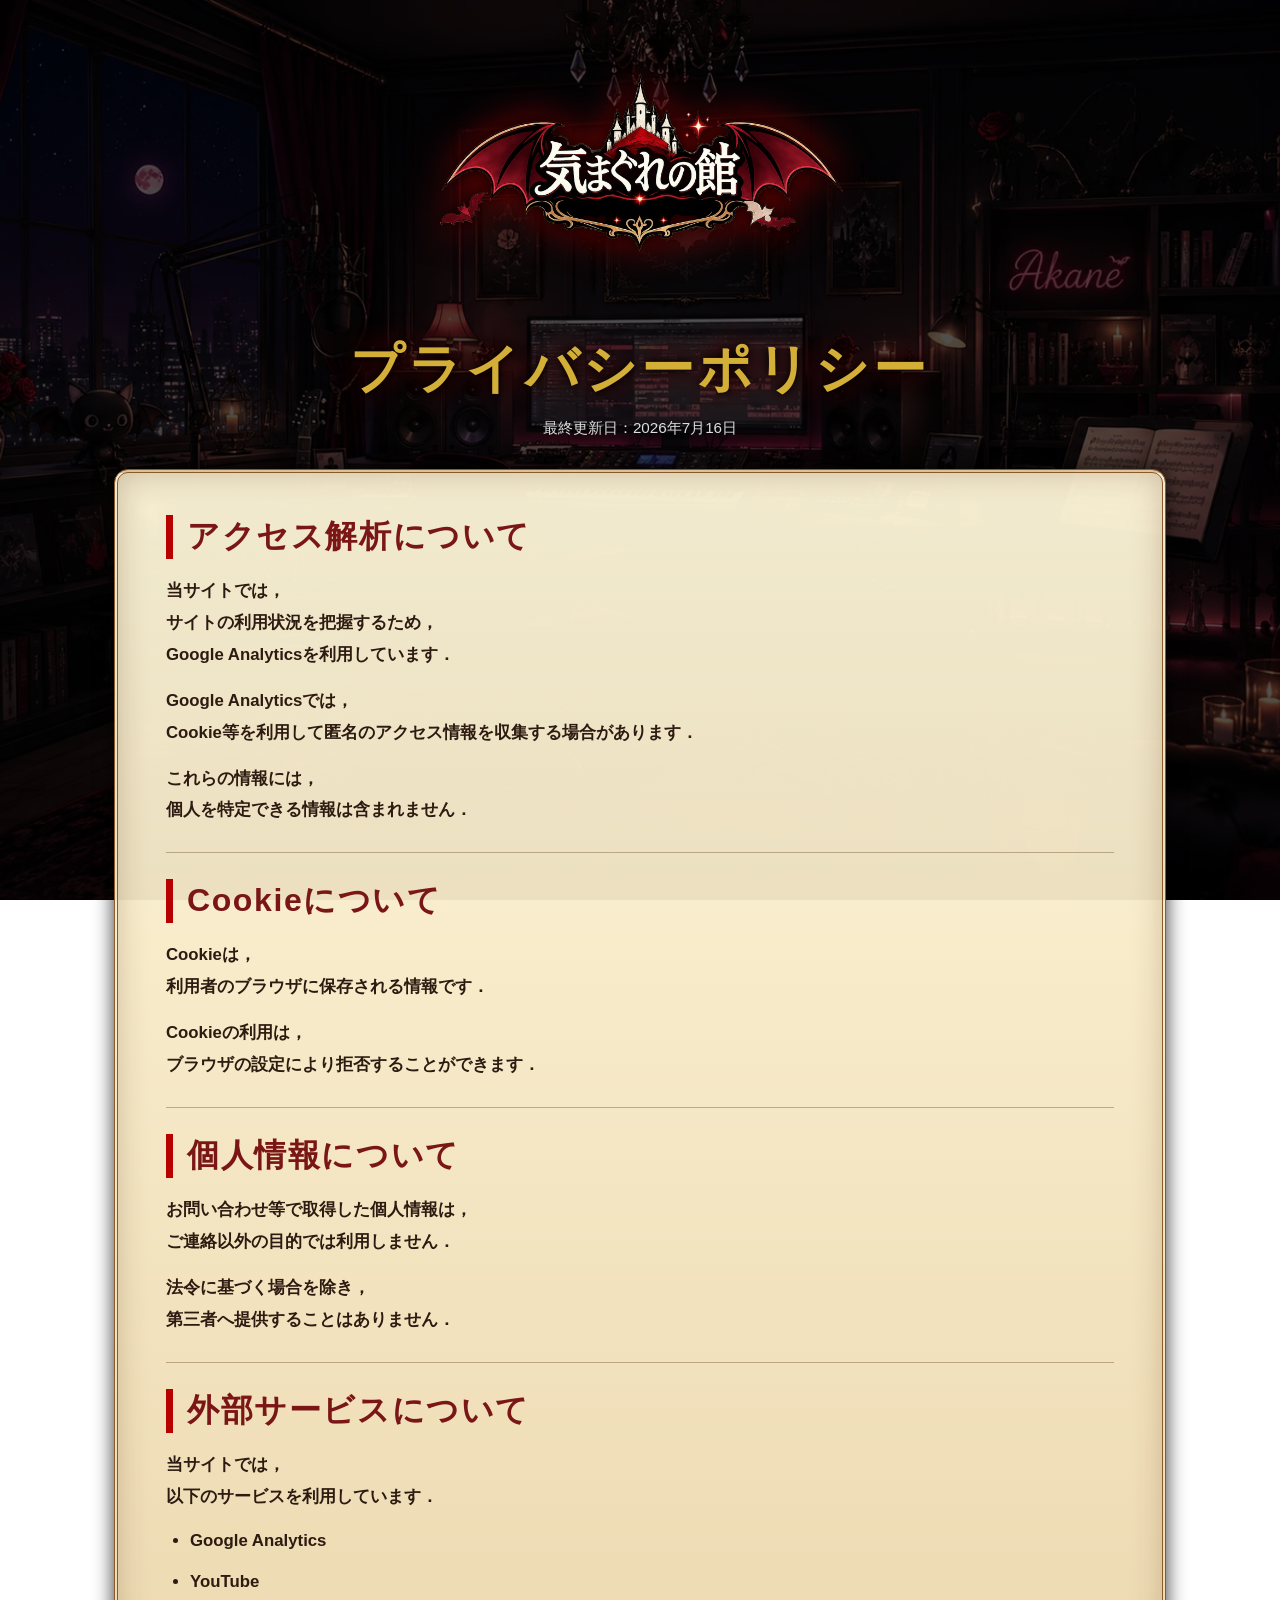
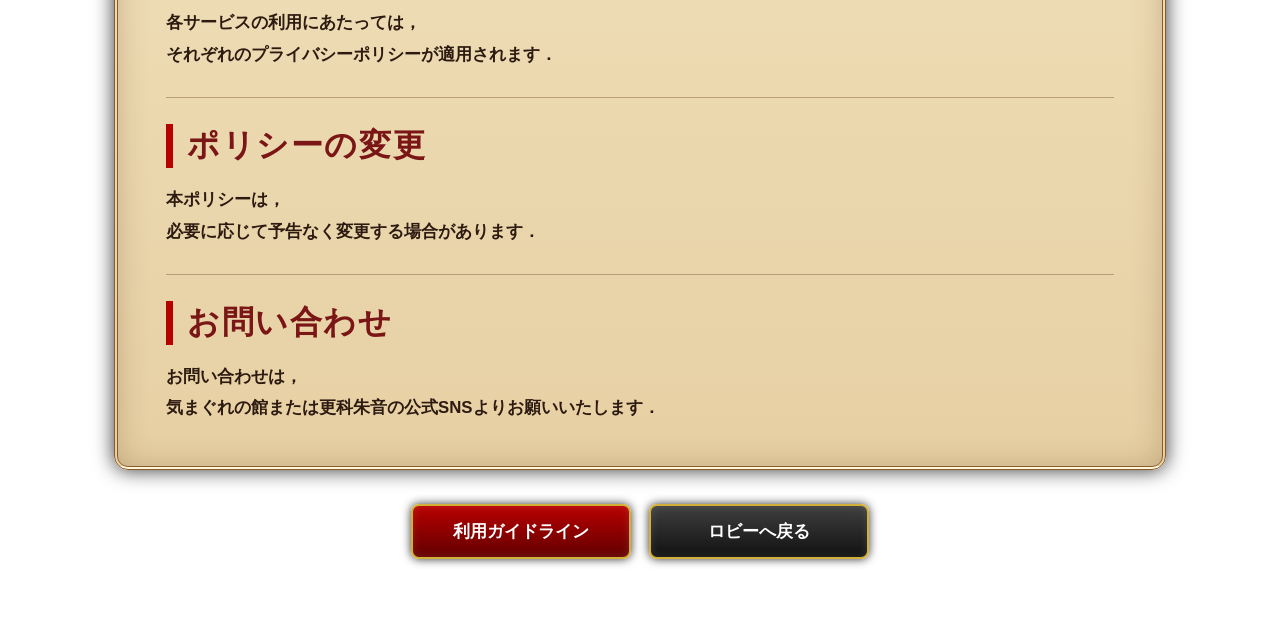
<file: privacy/index.html>
<!DOCTYPE html>
<html lang="ja">

<head><!-- Google tag (gtag.js) -->
<script async src="https://www.googletagmanager.com/gtag/js?id=G-2K4CNGYDMF"></script>
<script>
  window.dataLayer = window.dataLayer || [];
  function gtag(){dataLayer.push(arguments);}
  gtag('js', new Date());

  gtag('config', 'G-2K4CNGYDMF');
</script>

    <!-- Google tag (gtag.js) -->
    <script async src="https://www.googletagmanager.com/gtag/js?id=G-7VXH1KS051"></script>
    <script>
        window.dataLayer = window.dataLayer || [];

        function gtag() {
            dataLayer.push(arguments);
        }

        gtag("js", new Date());
        gtag("config", "G-7VXH1KS051");
    </script>

    <meta charset="UTF-8">

    <meta name="viewport" content="width=device-width, initial-scale=1.0">

    <meta name="description"
        content="気まぐれの館のプライバシーポリシーです．Cookie，Google Analytics，個人情報の取扱いについて掲載しています．">

    <title>プライバシーポリシー｜気まぐれの館</title>

    <link rel="stylesheet" href="../assets/css/privacy.css?v=webp-20261018">

    <link rel="stylesheet" href="../assets/css/mobile.css?v=20261007">
    <link rel="stylesheet" href="../assets/css/logo-links.css?v=20261009">
</head>

<body class="policy-page">

    <main class="policy-container">

        <header class="policy-header">

            <a href="../" class="logo-link home-logo-link" aria-label="気まぐれの館 トップページへ戻る">

                <img src="../assets/images/logo/kimagure-logo.webp"
                    alt="気まぐれの館"
                    class="akane-logo">

            </a>

            <h1><span class="text-unit">プライバシーポリシー</span></h1>

            <p class="policy-date"><span class="text-unit">最終更新日：</span><span class="text-unit">2026年7月16日</span></p>

        </header>

        <article class="policy-paper">

            <section class="policy-section">

                <h2><span class="text-unit">アクセス解析について</span></h2>

                <p><span class="text-unit">当サイトでは，</span><br class="punctuation-break"><span class="text-unit">サイトの利用状況を</span><span class="text-unit">把握するため，</span><br class="punctuation-break"><span class="text-unit">Google Analyticsを</span><span class="text-unit">利用しています．</span><br class="punctuation-break"></p>

                <p><span class="text-unit">Google Analyticsでは，</span><br class="punctuation-break"><span class="text-unit">Cookie等を利用して</span><span class="text-unit">匿名のアクセス情報を</span><span class="text-unit">収集する場合があります．</span><br class="punctuation-break"></p>

                <p><span class="text-unit">これらの情報には，</span><br class="punctuation-break"><span class="text-unit">個人を特定できる情報は</span><span class="text-unit">含まれません．</span><br class="punctuation-break"></p>

            </section>

            <section class="policy-section">

                <h2><span class="text-unit">Cookieについて</span></h2>

                <p><span class="text-unit">Cookieは，</span><br class="punctuation-break"><span class="text-unit">利用者のブラウザに</span><span class="text-unit">保存される情報です．</span><br class="punctuation-break"></p>

                <p><span class="text-unit">Cookieの利用は，</span><br class="punctuation-break"><span class="text-unit">ブラウザの設定により</span><span class="text-unit">拒否することができます．</span><br class="punctuation-break"></p>

            </section>

            <section class="policy-section">

                <h2><span class="text-unit">個人情報について</span></h2>

                <p><span class="text-unit">お問い合わせ等で</span><span class="text-unit">取得した個人情報は，</span><br class="punctuation-break"><span class="text-unit">ご連絡以外の目的では</span><span class="text-unit">利用しません．</span><br class="punctuation-break"></p>

                <p><span class="text-unit">法令に基づく場合を除き，</span><br class="punctuation-break"><span class="text-unit">第三者へ提供することは</span><span class="text-unit">ありません．</span><br class="punctuation-break"></p>

            </section>

            <section class="policy-section">

                <h2><span class="text-unit">外部サービスについて</span></h2>

                <p><span class="text-unit">当サイトでは，</span><br class="punctuation-break"><span class="text-unit">以下のサービスを</span><span class="text-unit">利用しています．</span><br class="punctuation-break"></p>

                <ul>

                    <li>Google Analytics</li>

                    <li><span class="text-unit">YouTube</span></li>

                </ul>

                <p><span class="text-unit">各サービスの利用に</span><span class="text-unit">あたっては，</span><br class="punctuation-break"><span class="text-unit">それぞれの</span><span class="text-unit">プライバシーポリシーが</span><span class="text-unit">適用されます．</span><br class="punctuation-break"></p>

            </section>

            <section class="policy-section">

                <h2><span class="text-unit">ポリシーの変更</span></h2>

                <p><span class="text-unit">本ポリシーは，</span><br class="punctuation-break"><span class="text-unit">必要に応じて</span><span class="text-unit">予告なく変更する</span><span class="text-unit">場合があります．</span><br class="punctuation-break"></p>

            </section>

            <section class="policy-section">

                <h2><span class="text-unit">お問い合わせ</span></h2>

                <p><span class="text-unit">お問い合わせは，</span><br class="punctuation-break"><span class="text-unit">気まぐれの館または</span><span class="text-unit">更科朱音の公式SNSより</span><span class="text-unit">お願いいたします．</span><br class="punctuation-break"></p>

            </section>

        </article>

        <nav class="policy-navigation">

    <a href="../policy/" class="policy-button">
        利用ガイドライン
    </a>

    <a href="../" class="policy-button lobby-button">
        ロビーへ戻る
    </a>

</nav>

    </main>

</body>

</html>
</file>
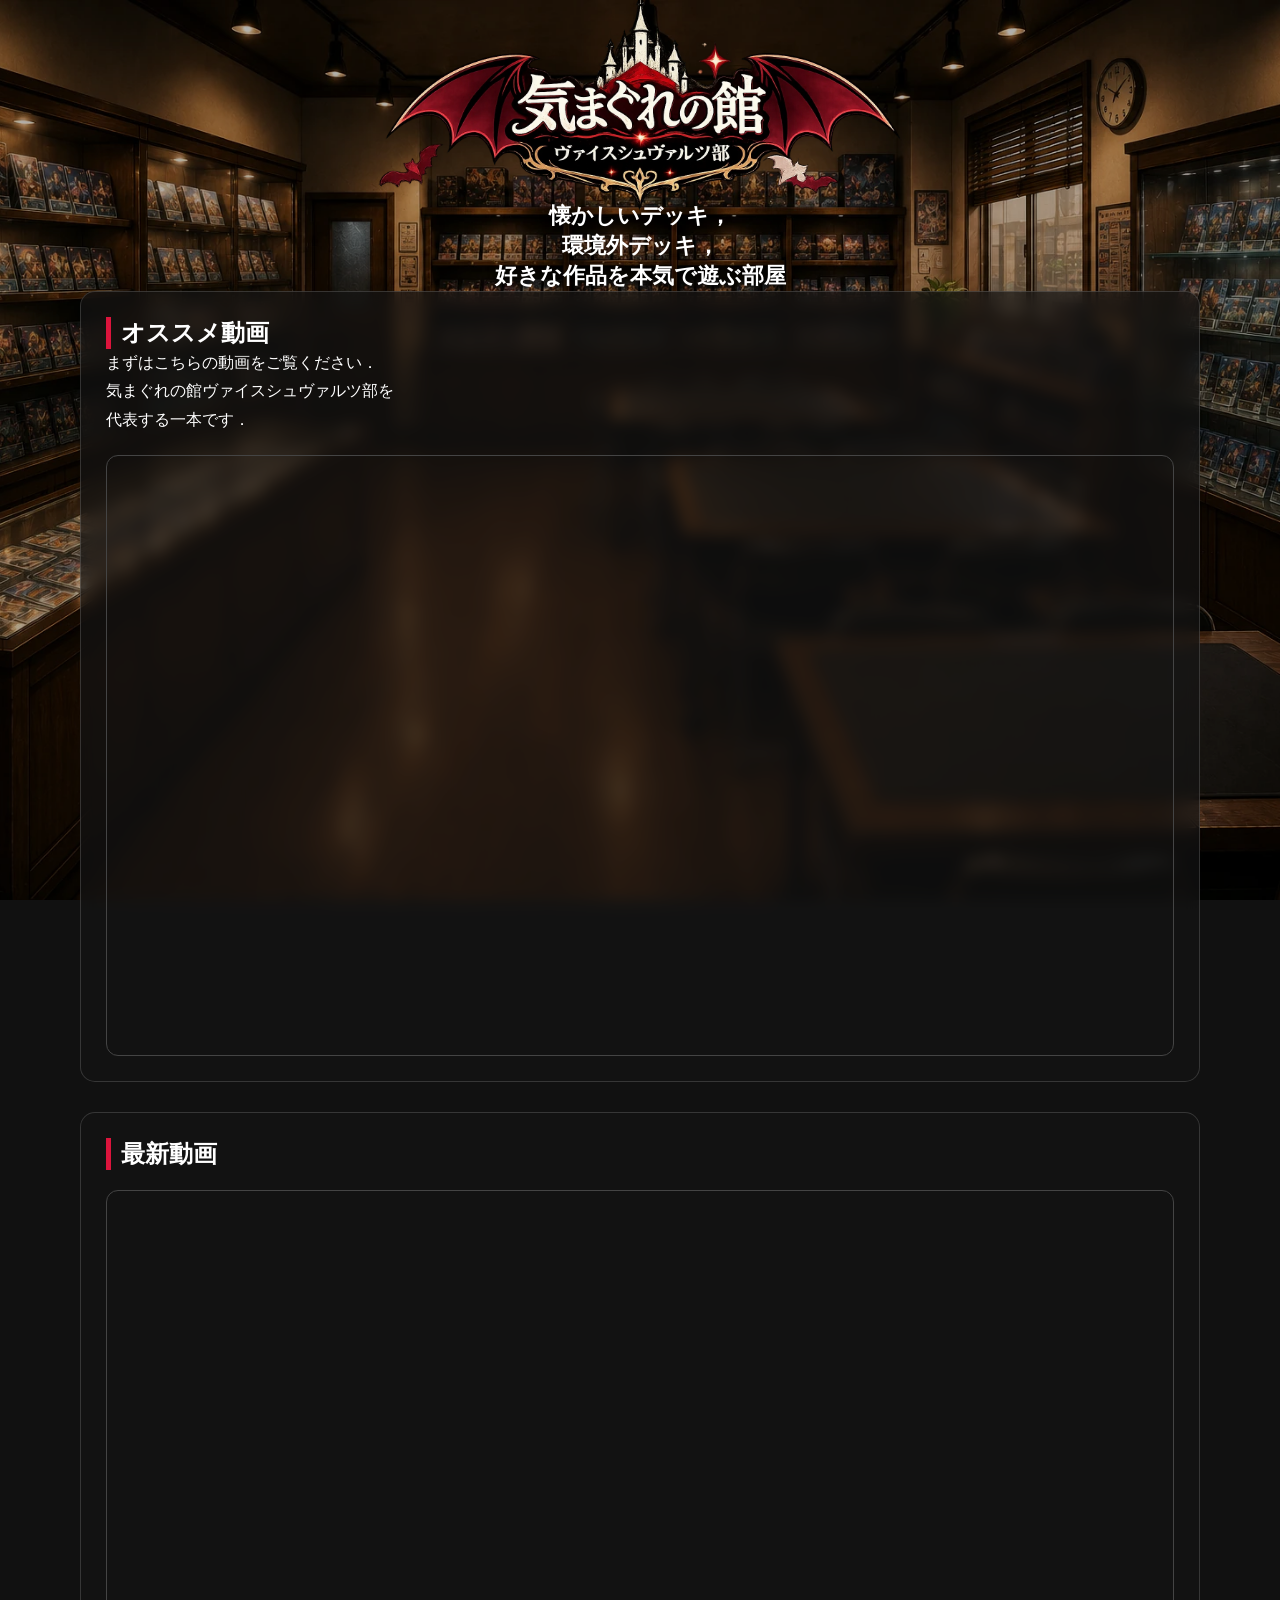
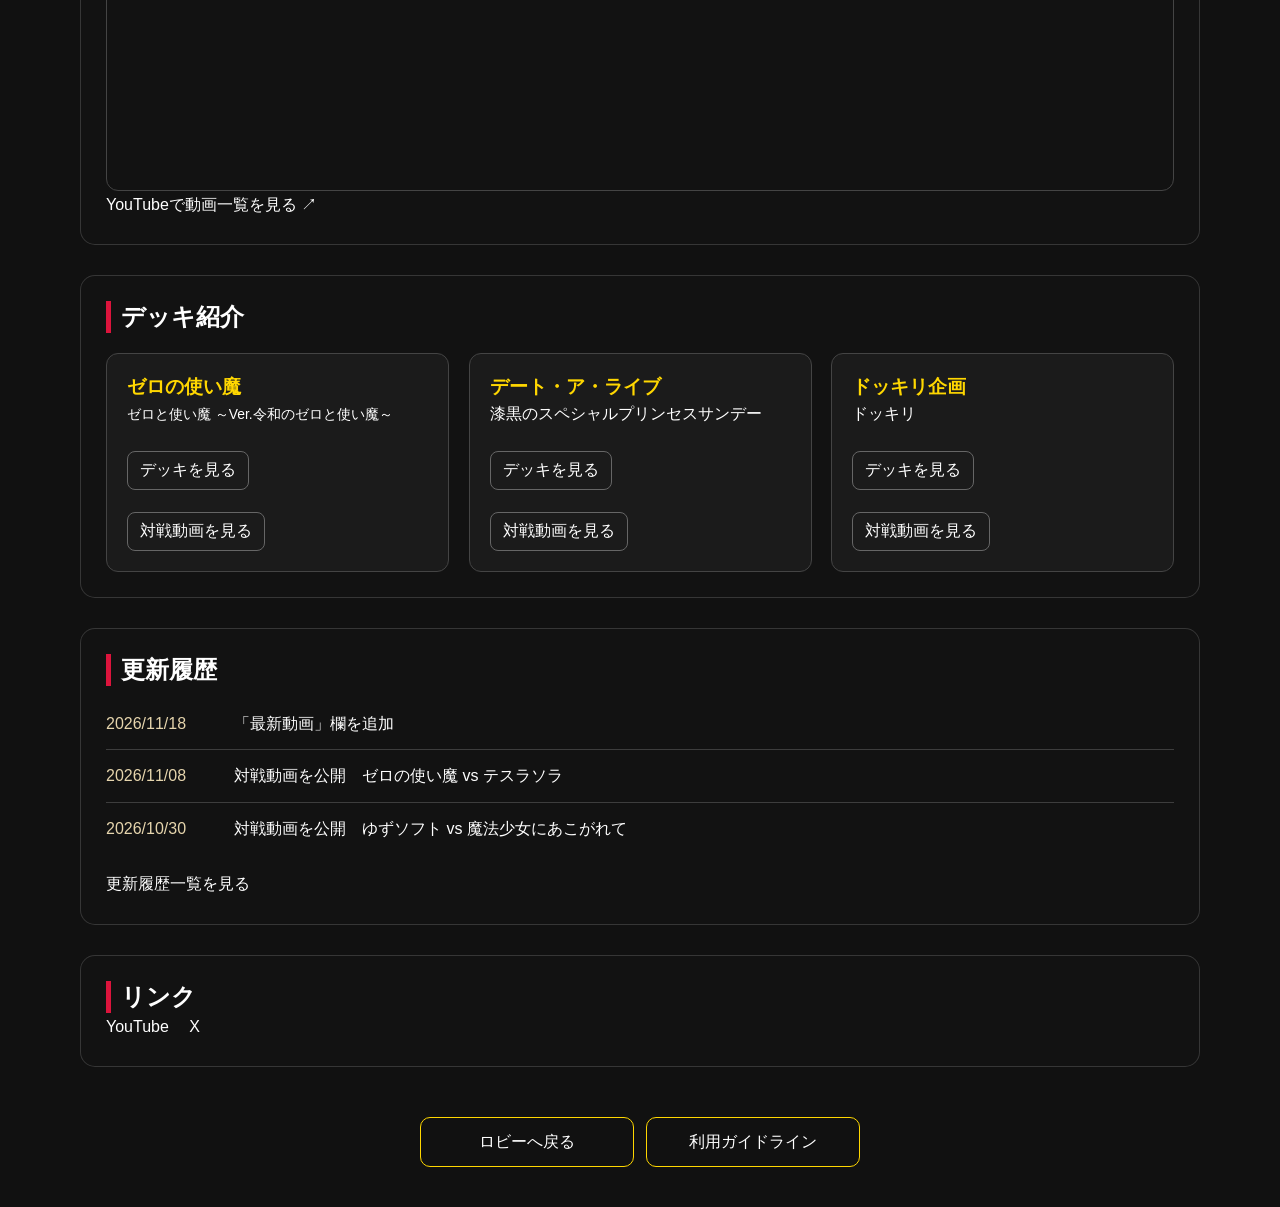
<file: ws/index.html>
<!DOCTYPE html>
<html lang="ja">
<head><!-- Google tag (gtag.js) -->
<script async src="https://www.googletagmanager.com/gtag/js?id=G-2K4CNGYDMF"></script>
<script>
  window.dataLayer = window.dataLayer || [];
  function gtag(){dataLayer.push(arguments);}
  gtag('js', new Date());

  gtag('config', 'G-2K4CNGYDMF');
</script>
  <!-- Google tag (gtag.js) -->
<script async src="https://www.googletagmanager.com/gtag/js?id=G-7VXH1KS051"></script>
<script>
  window.dataLayer = window.dataLayer || [];
  function gtag(){dataLayer.push(arguments);}
  gtag('js', new Date());

  gtag('config', 'G-7VXH1KS051');
</script>
    <meta charset="UTF-8">
    <meta name="viewport" content="width=device-width, initial-scale=1.0">

    <title>気まぐれの館 ヴァイスシュヴァルツ部</title>

    <link rel="stylesheet" href="../assets/css/style.css?v=webp-20261018">
    <link rel="stylesheet" href="../assets/css/ws.css?v=20261118-history2">
    <link rel="stylesheet" href="../assets/css/mobile.css?v=20261007">
<style>
    @media screen and (min-width: 769px) {
        .deck-card { container-type: inline-size; }
        .deck-card .deck-name-long {
            font-size: min(14px, 4.6cqw);
            line-height: 28.8px;
            white-space: nowrap;
        }
    }
</style>
    <link rel="stylesheet" href="../assets/css/logo-links.css?v=20261009">
</head>
<body>
  <main class="ws-room">
    

    <header class="ws-header">
      <div class="ws-page-logo">
  <a href="../" class="home-logo-link" aria-label="気まぐれの館 トップページへ戻る">
      <img src="../assets/images/logo/kimagure-ws-logo.webp" alt="気まぐれの館">
  </a>
</div>

      <p class="ws-lead"><span class="text-unit">懐かしいデッキ，</span><br class="punctuation-break"><span class="text-unit">環境外デッキ，</span><br class="punctuation-break"><span class="text-unit">好きな作品を</span><span class="text-unit">本気で遊ぶ部屋</span></p>
    </header>

   <section class="ws-section">
  <h2><span class="text-unit">オススメ動画</span></h2>
  <p><span class="text-unit">まずはこちらの動画を</span><span class="text-unit">ご覧ください．</span><br class="punctuation-break"><span class="text-unit">気まぐれの館</span><span class="text-unit">ヴァイスシュヴァルツ部を</span><br class="desktop-break"><span class="text-unit">代表する一本です．</span><br class="punctuation-break"></p>

  <div class="video-box">
    <iframe loading="lazy"
      src="https://www.youtube.com/embed/3Z8DivIPJ9k"
      title="オススメ動画"
      frameborder="0"
      allow="accelerometer; autoplay; clipboard-write; encrypted-media; gyroscope; picture-in-picture; web-share"
      allowfullscreen>
    </iframe>
  </div>
</section>

<section class="ws-section" id="latest-video" aria-labelledby="latest-video-title">
  <h2 id="latest-video-title"><span class="text-unit">最新動画</span></h2>
  <div class="video-box">
    <iframe loading="lazy"
      src="https://www.youtube.com/embed/videoseries?list=UULFZMHOX-lMpAG3DbKSsgy42w"
      title="気まぐれの館ヴァイスシュヴァルツ部の最新動画"
      referrerpolicy="strict-origin-when-cross-origin"
      frameborder="0"
      allow="accelerometer; autoplay; clipboard-write; encrypted-media; gyroscope; picture-in-picture; web-share"
      allowfullscreen>
    </iframe>
  </div>
  <p><a href="https://www.youtube.com/@kimagure-yakata/videos" target="_blank" rel="noopener">YouTubeで動画一覧を見る ↗</a></p>
</section>

<section class="ws-section">
    <h2><span class="text-unit">デッキ紹介</span></h2>

    <div class="deck-grid">

        <div class="deck-card">
            <h3><span class="text-unit">ゼロの使い魔</span></h3>
            <p class="deck-name-long"><span class="text-unit">ゼロと使い魔 </span><span class="text-unit">～Ver.令和の</span><span class="text-unit">ゼロと使い魔～</span></p>
              <div class="deck-links">
    <a href="https://decklog.bushiroad.com/view/S3FA8" target="_blank">デッキを見る</a>
    <a href="https://youtu.be/ovRgdhUwv_I" target="_blank">対戦動画を見る</a>
  </div>
</div>

        <div class="deck-card">
            <h3><span class="text-unit">デート・ア・ライブ</span></h3>
            <p><span class="text-unit">漆黒の</span><span class="text-unit">スペシャルプリンセスサンデー</span></p>
              <div class="deck-links">
    <a href="https://decklog.bushiroad.com/view/LVA3S" target="_blank">デッキを見る</a>
    <a href="https://youtu.be/GE_1saiheKQ" target="_blank">対戦動画を見る</a>
  </div>
</div>

        <div class="deck-card">
            <h3><span class="text-unit">ドッキリ企画</span></h3>
            <p><span class="text-unit">ドッキリ</span></p>
              <div class="deck-links">
    <a href="https://decklog.bushiroad.com/view/204TPS" target="_blank">デッキを見る</a>
    <a href="https://youtu.be/w0PBp6zFzts" target="_blank">対戦動画を見る</a>
  </div>
</div>

    </div>
</section>
    <section class="ws-section" id="history">
      <h2><span class="text-unit">更新履歴</span></h2>
      <ul class="ws-history-list">
        <li><time datetime="2026-11-18">2026/11/18</time><span>「最新動画」欄を追加</span></li>
        <li><time datetime="2026-11-08">2026/11/08</time><span>対戦動画を公開　<a href="https://www.youtube.com/watch?v=epAOMpijFts"><span class="text-unit">ゼロの使い魔</span> vs <span class="text-unit">テスラソラ</span></a></span></li>
        <li><time datetime="2026-10-30">2026/10/30</time><span>対戦動画を公開　<a href="https://www.youtube.com/watch?v=pj7fnxldeIo"><span class="text-unit">ゆずソフト</span> vs <span class="text-unit">魔法少女にあこがれて</span></a></span></li>
      </ul>
      <p class="ws-history-more"><a href="./history.html">更新履歴一覧を見る</a></p>
    </section>

    <section class="ws-section">
      <h2><span class="text-unit">リンク</span></h2>
      <p>
        <a href="https://www.youtube.com/@kimagure-yakata" target="_blank">YouTube</a>
        <a href="https://x.com/kimagureTCG" target="_blank">X</a>
      </p>
    </section>

    <nav class="ws-nav">
      <a href="../index.html">ロビーへ戻る</a>
      <a href="../policy/">利用ガイドライン</a>
    </nav>
  </main>
</body>
</html>
</file>
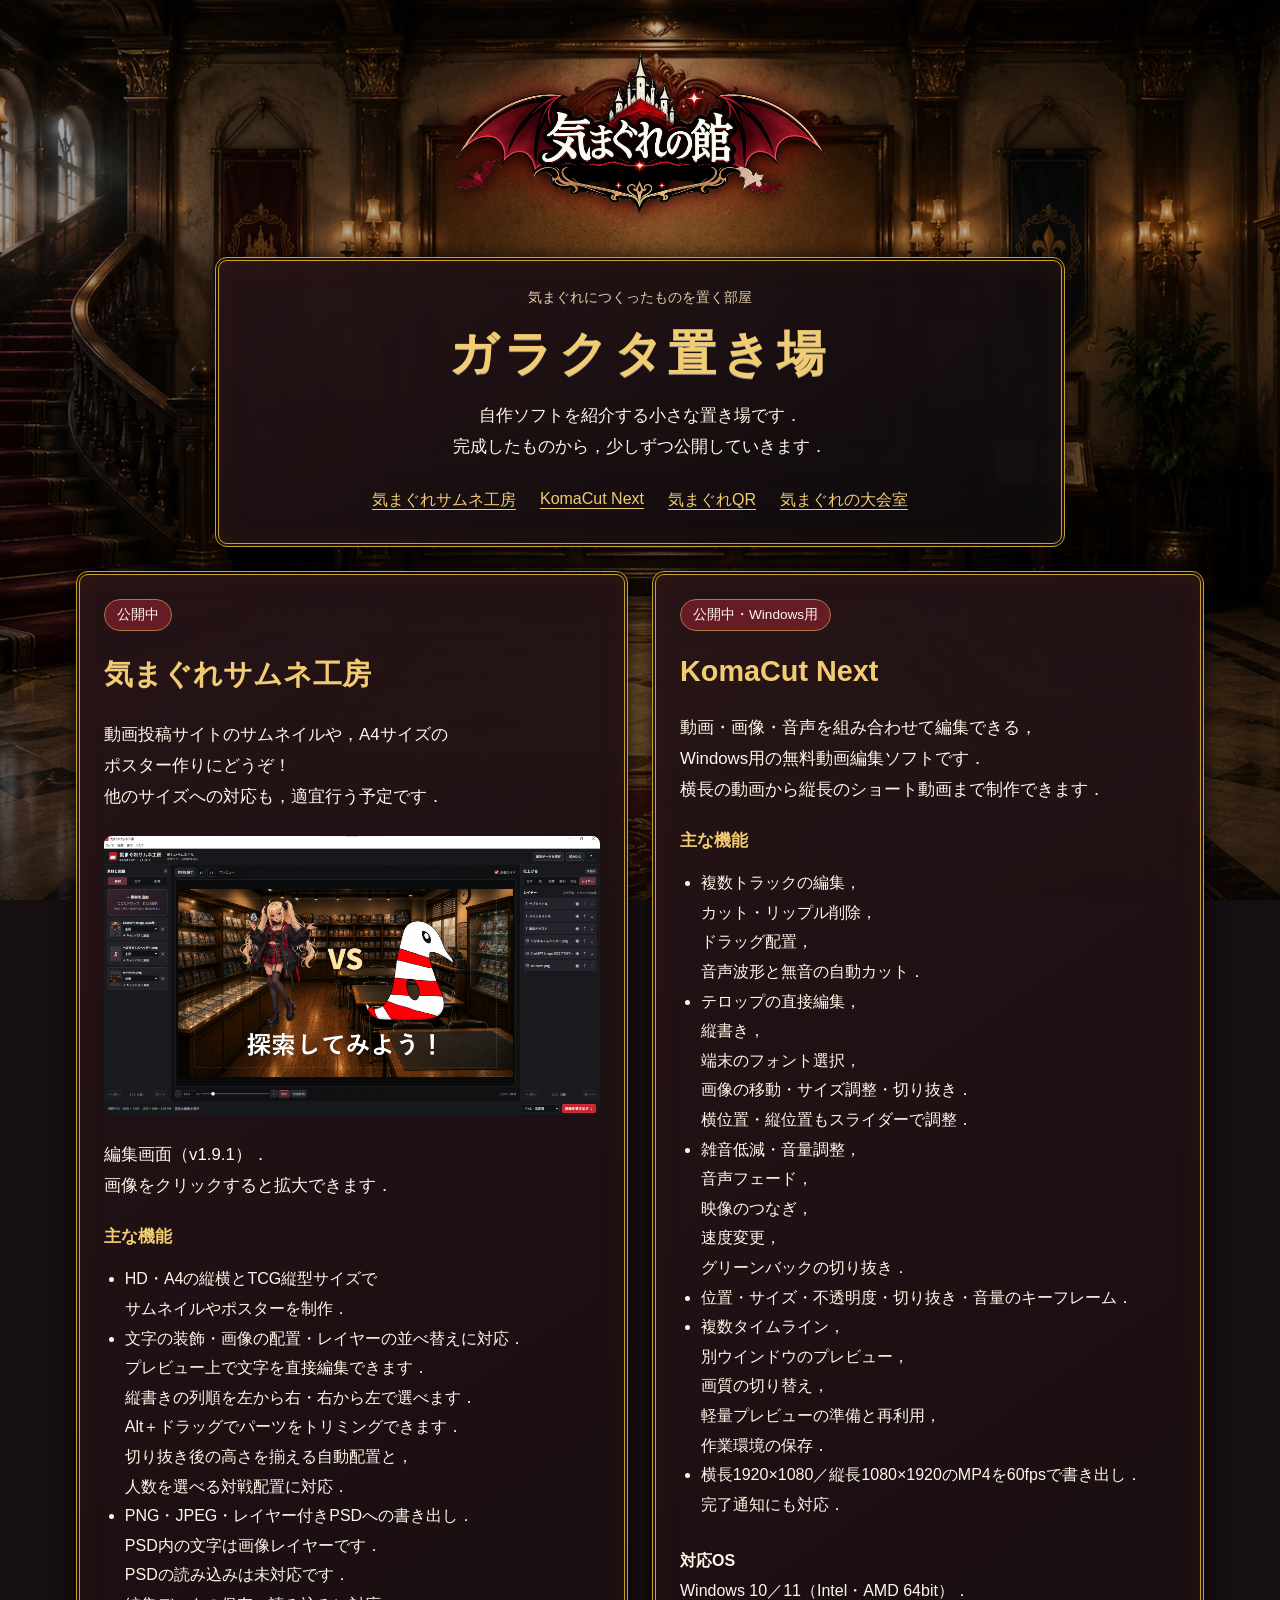
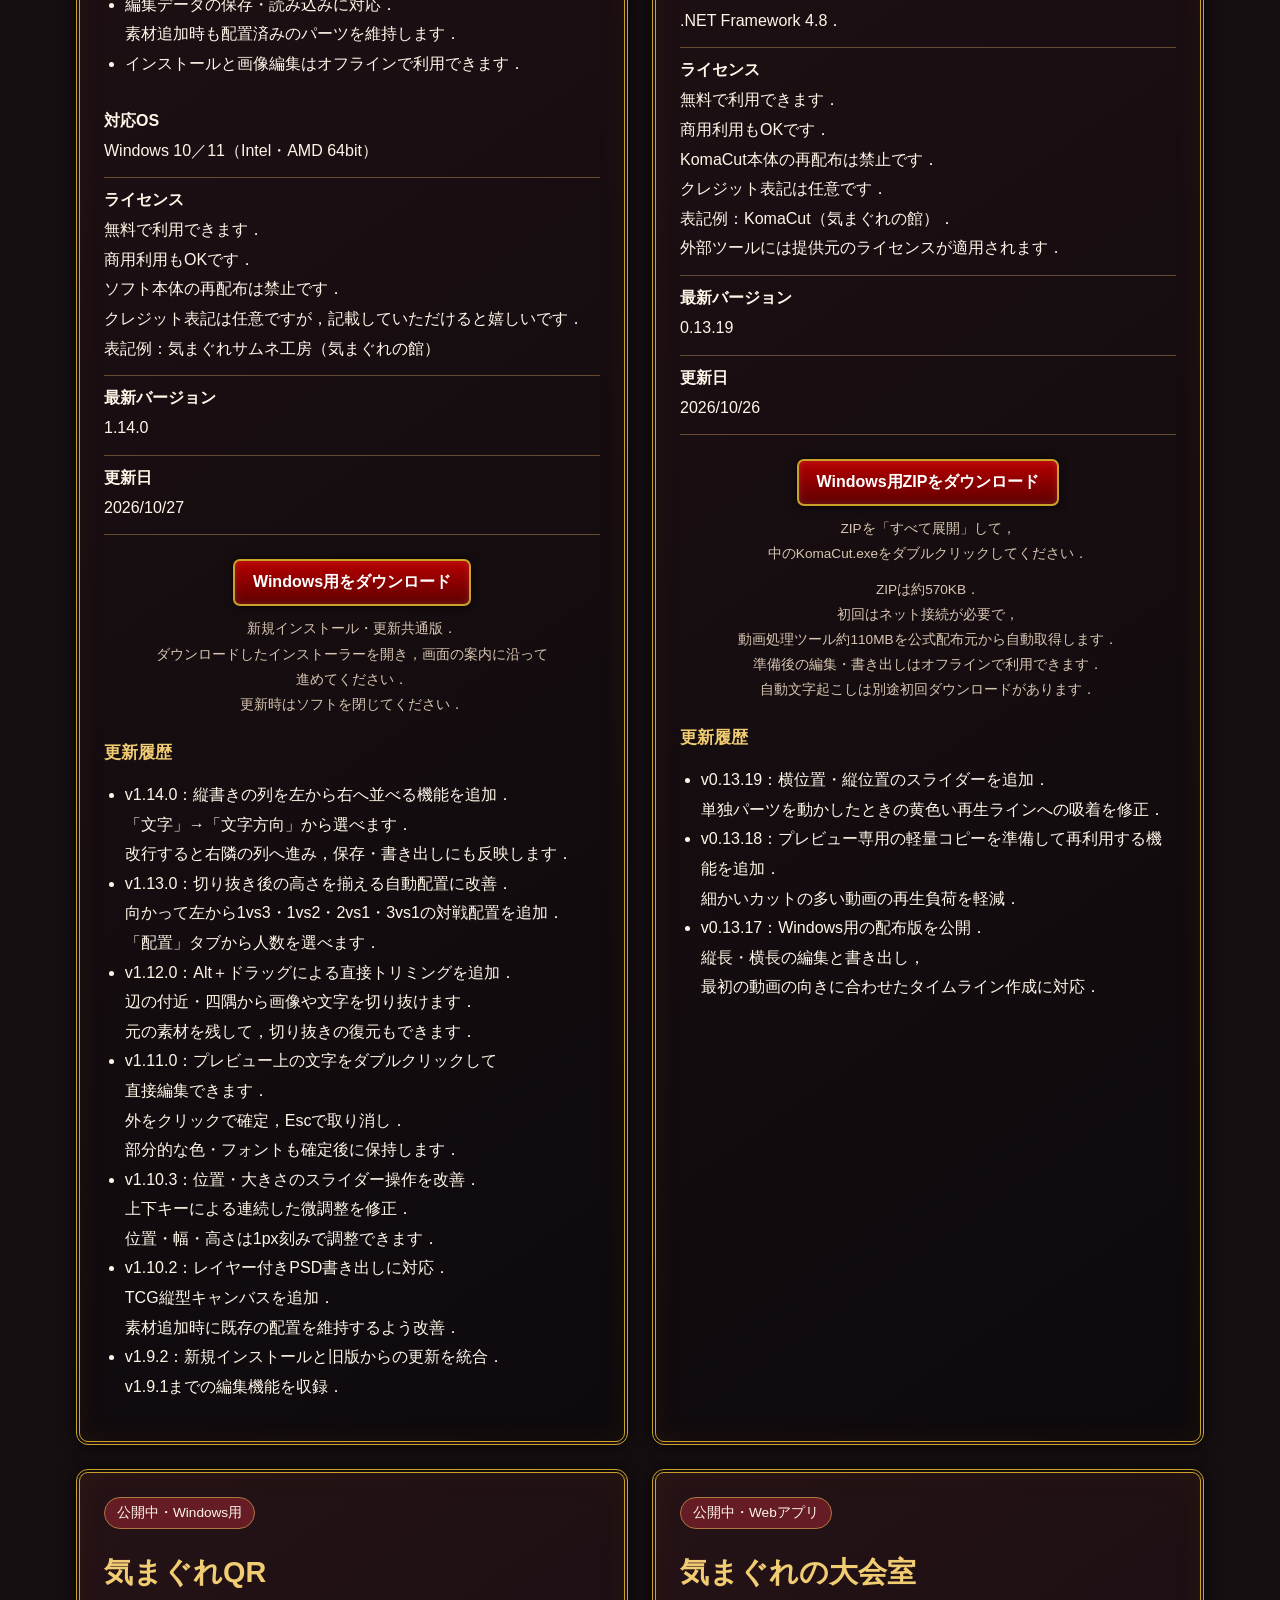
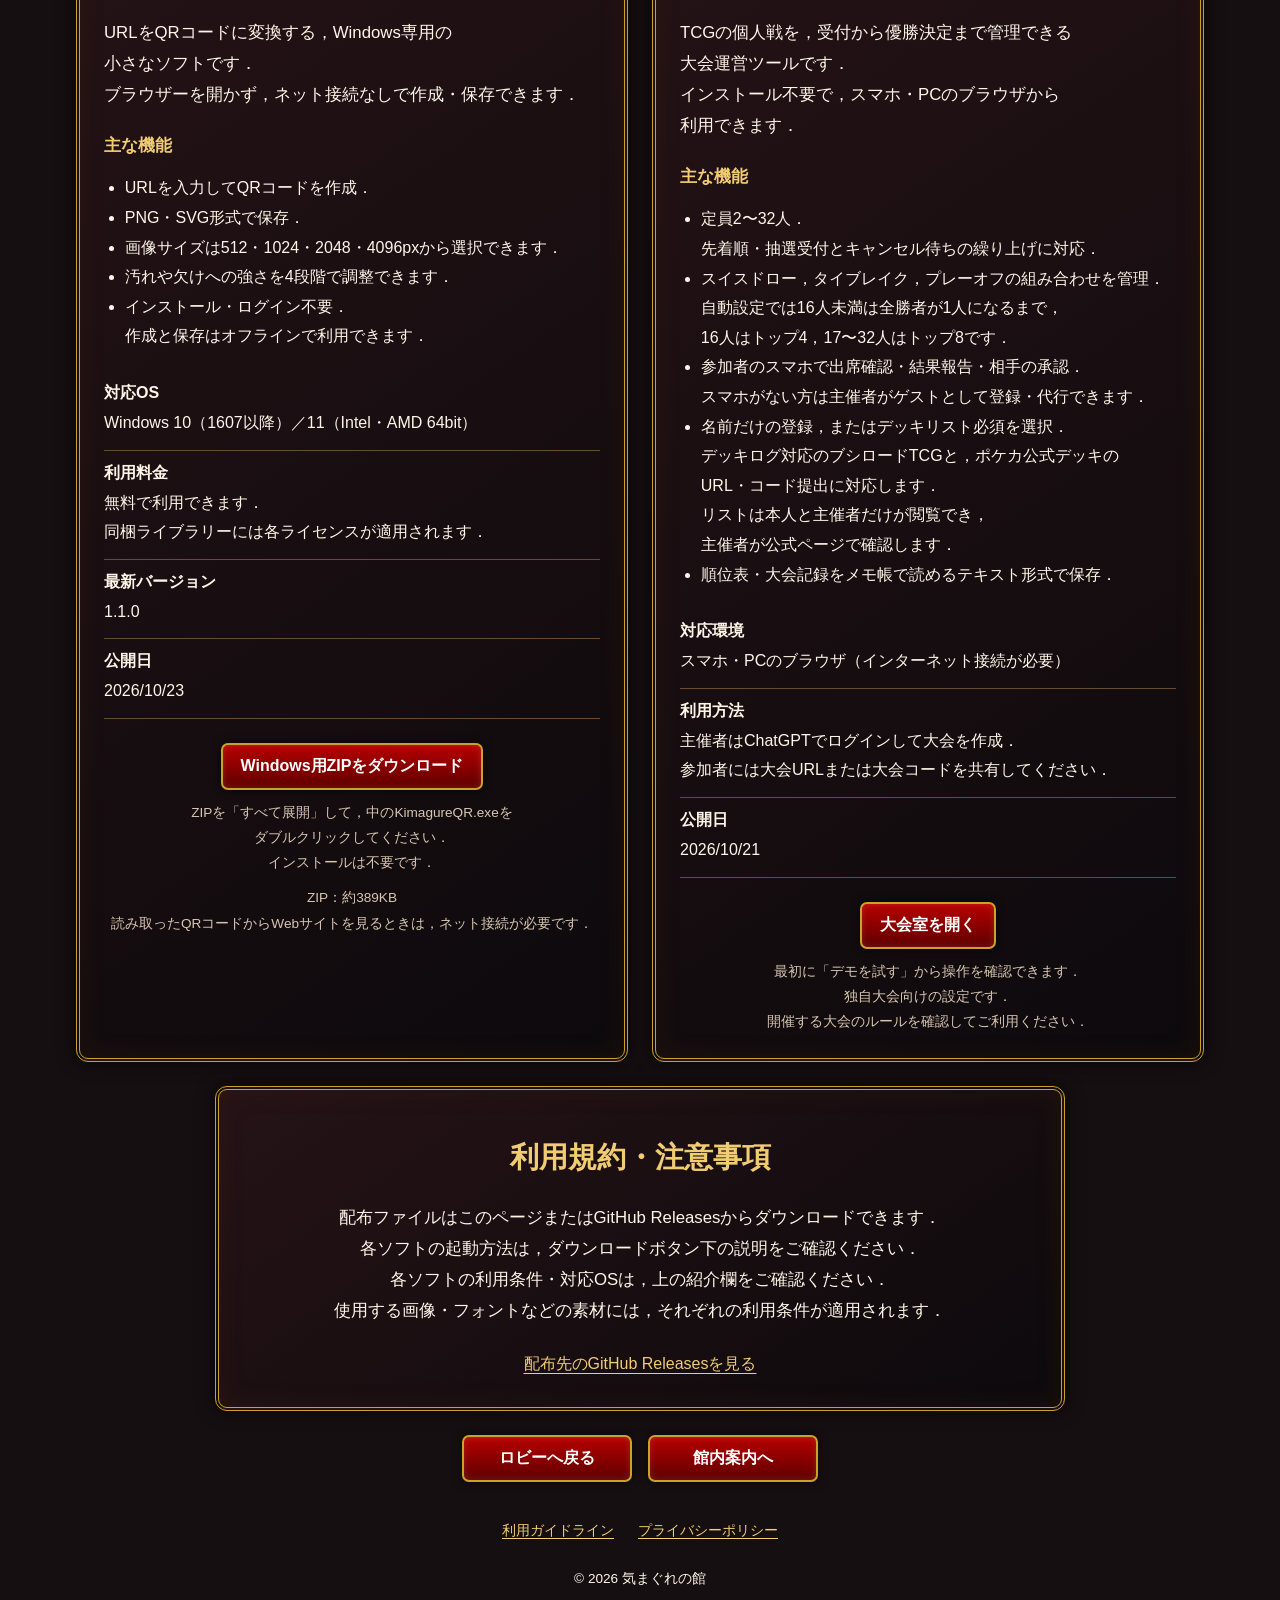
<file: garakuta-changes/garakuta/index.html>
<!doctype html>
<html lang="ja"><head><meta charset="utf-8"><meta name="viewport" content="width=device-width, initial-scale=1"><meta name="robots" content="noindex,follow"><link rel="canonical" href="https://flamecard.github.io/kimagure-no-yakata/garakuta/"><meta http-equiv="refresh" content="0; url=../../garakuta/"><title>ガラクタ置き場へ移動</title></head><body><p><a href="../../garakuta/">ガラクタ置き場へ進む</a></p></body></html>
</file>
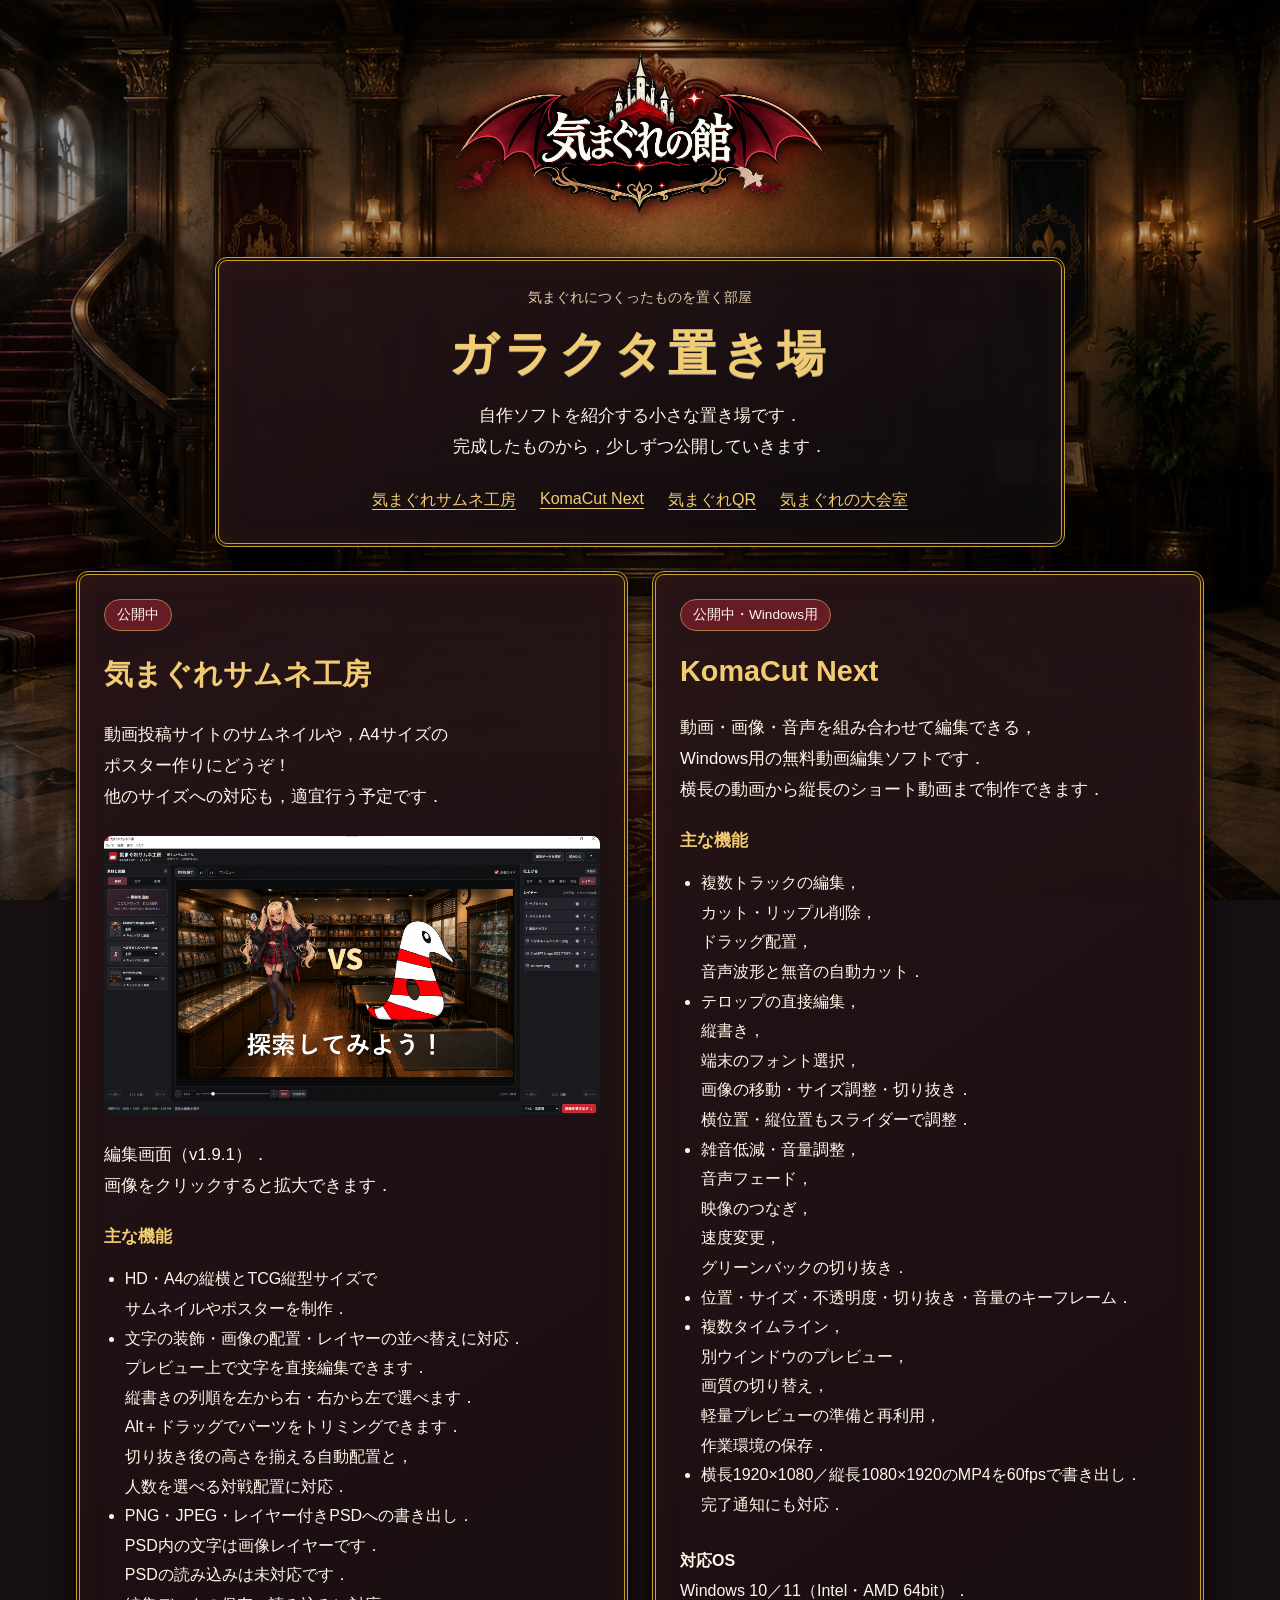
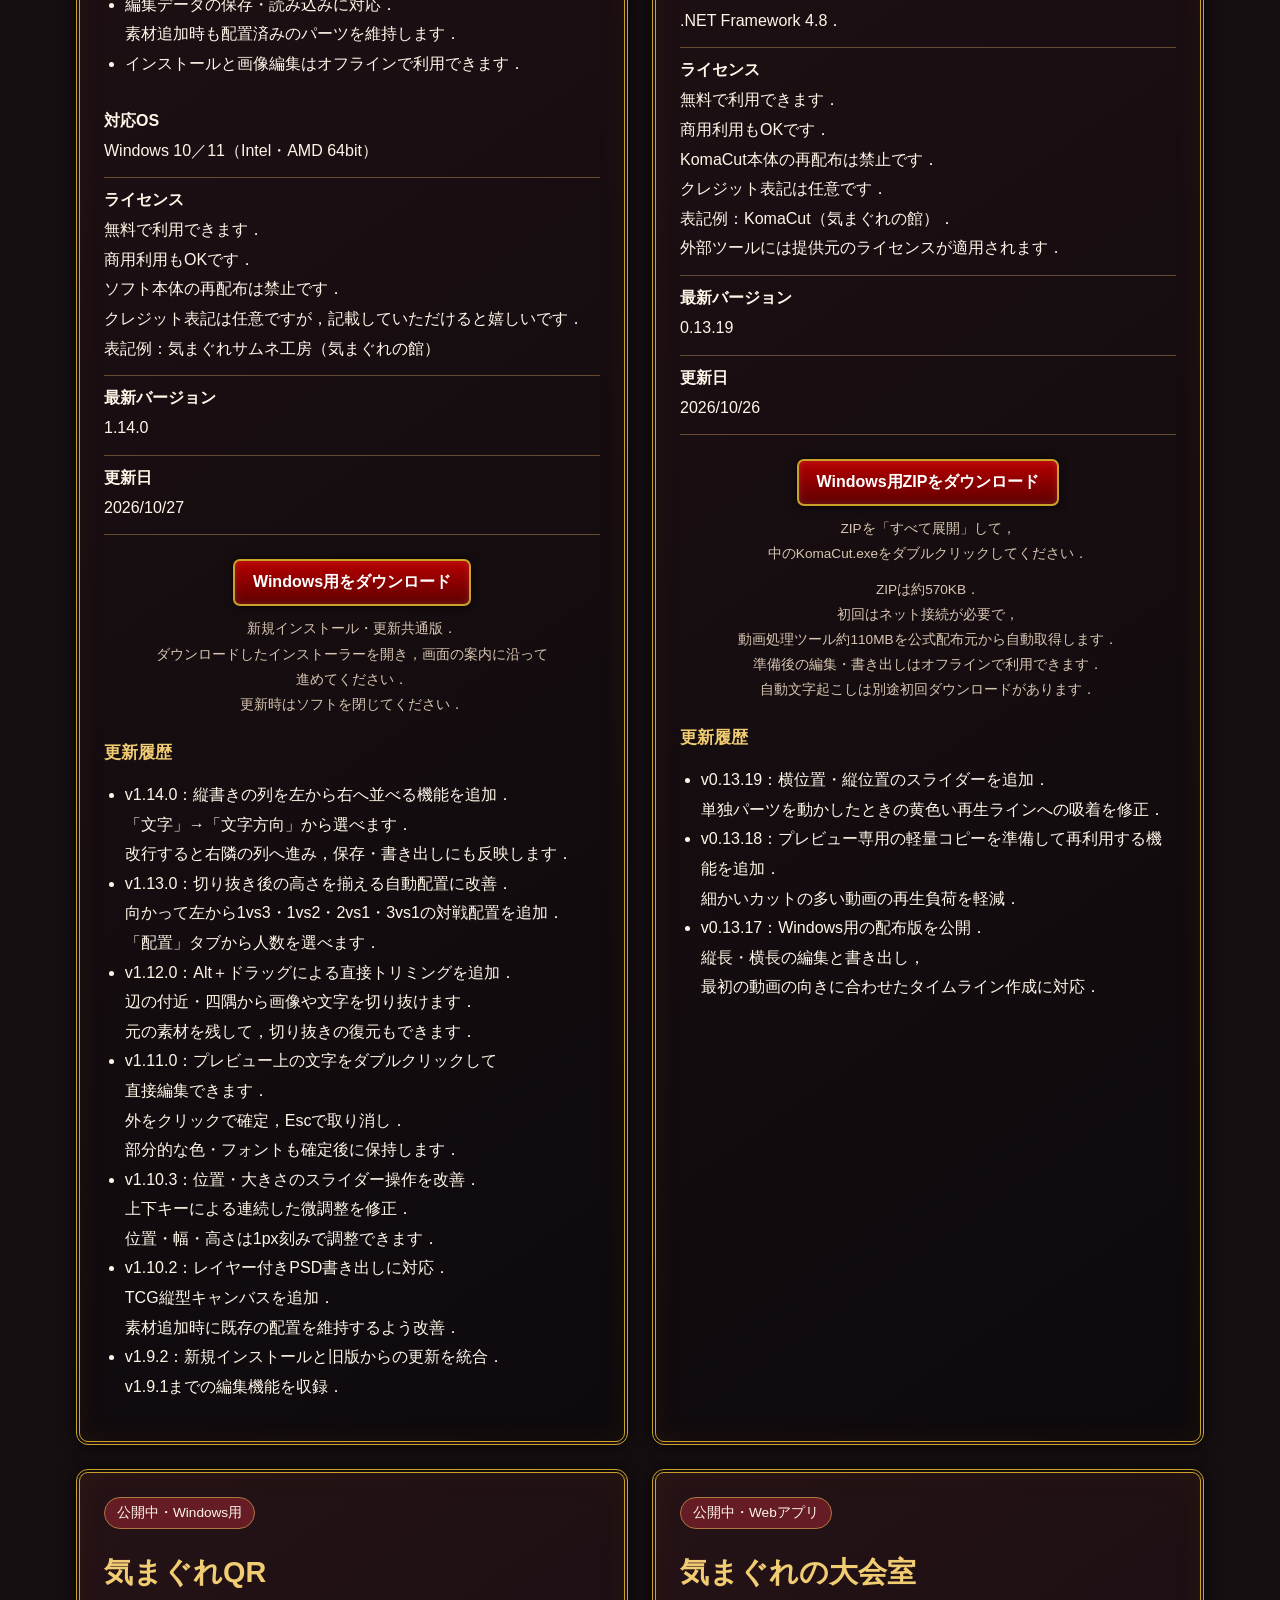
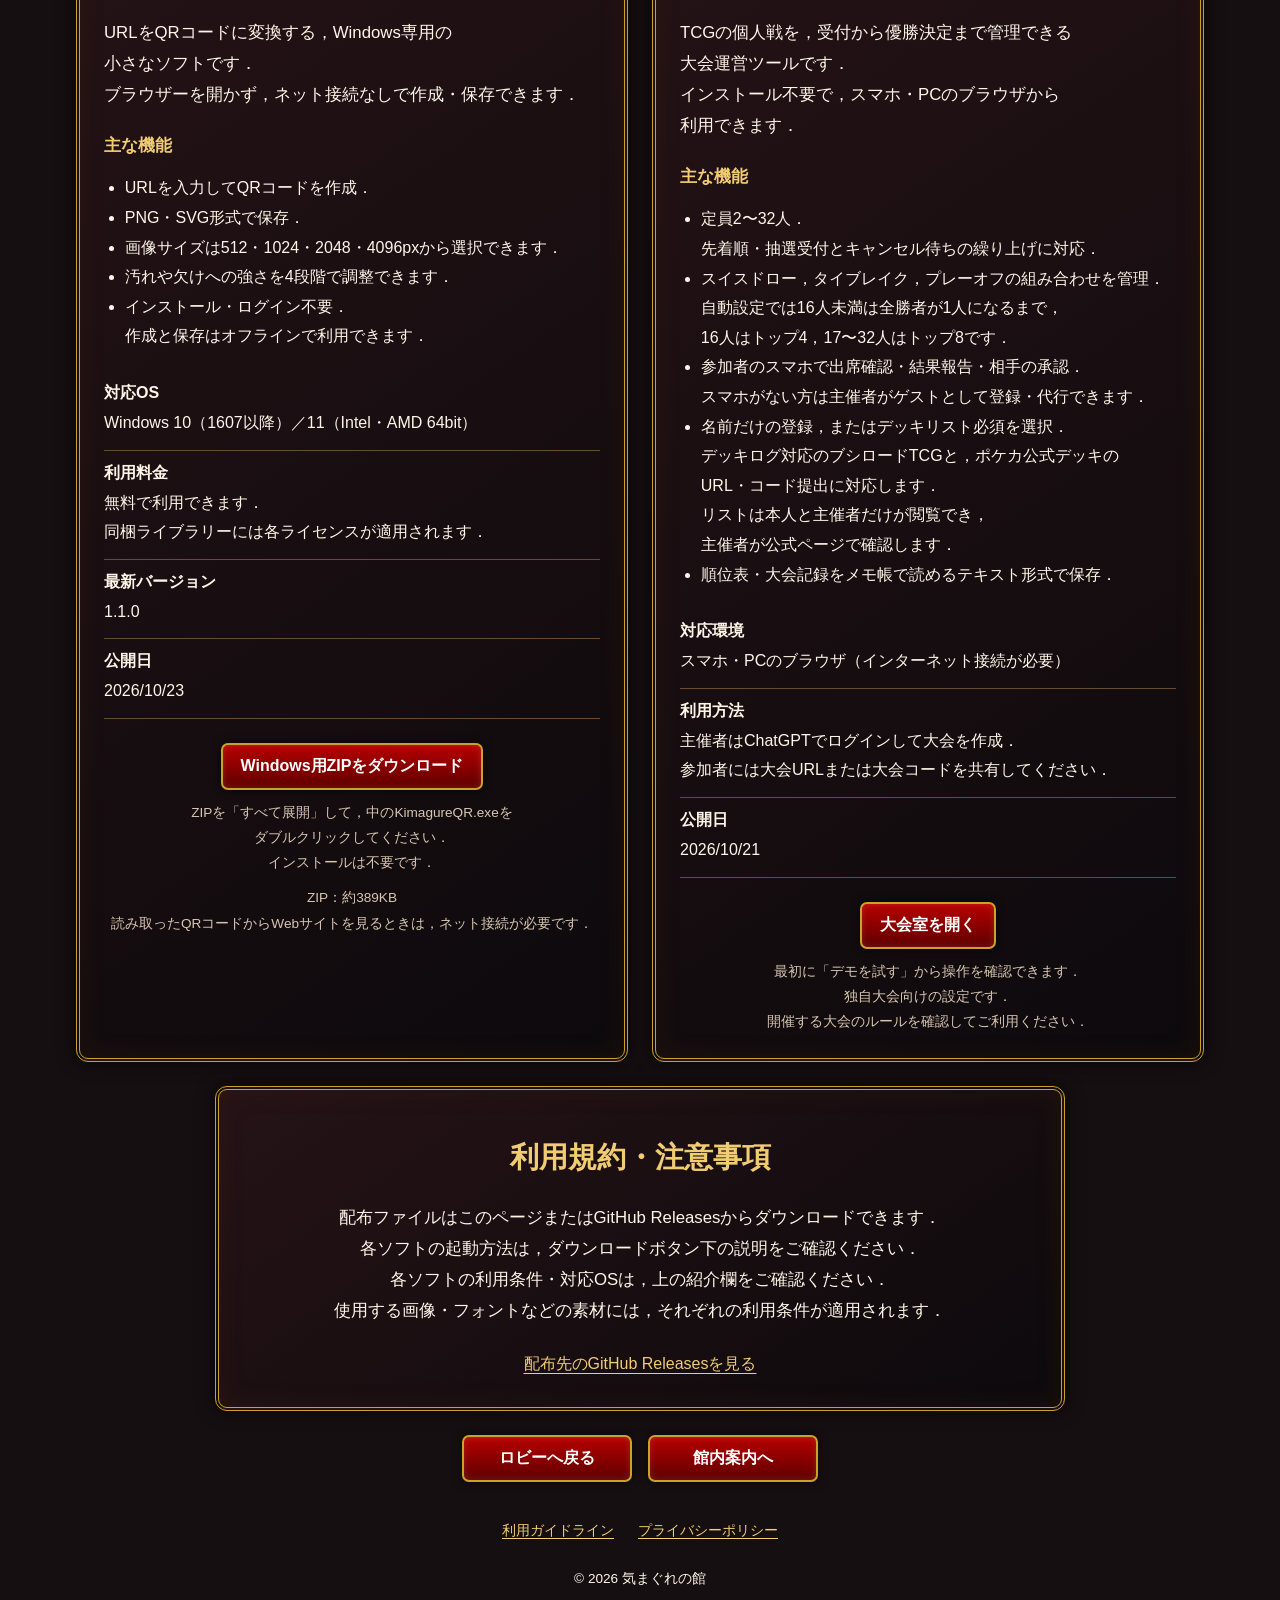
<file: garakuta/mobile/index.html>
<!DOCTYPE html>
<html lang="ja">
<head>
  <meta charset="UTF-8">
  <meta name="viewport" content="width=device-width, initial-scale=1.0">
<meta name="description" content="ガラクタ置き場のスマホ版．iPhone・Android向けに，大会運営ツール「気まぐれの大会室」と「気まぐれQR」を紹介します．">
  <title>ガラクタ置き場｜スマホ版｜気まぐれの館</title>
  <link rel="stylesheet" href="../../assets/css/guide.css?v=webp-20261018">
  <link rel="stylesheet" href="../../assets/css/mobile.css?v=20261007">
  <link rel="stylesheet" href="../../assets/css/logo-links.css?v=20261009">
  <link rel="stylesheet" href="../../assets/css/garakuta.css?v=20261024-grid">

  <link rel="canonical" href="https://flamecard.github.io/kimagure-no-yakata/garakuta/">
  <script src="../../assets/js/catalog-device.js?v=20261024" data-catalog="../"></script>
</head>
<body class="garakuta-page">
  <main class="guide-container">
    <div class="guide-logo"><a href="../../" class="home-logo-link" aria-label="気まぐれの館 トップページへ戻る"><img src="../../assets/images/logo/kimagure-logo.webp" alt="気まぐれの館"></a></div>
    <header class="guide-board garakuta-intro">
      <p class="room-label">気まぐれにつくったものを置く部屋</p>
      <h1>ガラクタ置き場</h1>
      <p><span class="copy-phrase">自作ソフトを紹介する</span><span class="copy-phrase">小さな置き場です．</span><br class="punctuation-break"><span class="copy-phrase">完成したものから，</span><span class="copy-phrase">少しずつ公開していきます．</span></p>
      <nav class="software-nav" aria-label="掲載ソフト"><a href="#tournament">気まぐれの大会室</a><a href="#qr">気まぐれQR</a></nav>
    </header>
    <div class="software-grid"><article class="guide-board software-card" id="tournament">
      <span class="software-status">公開中・Webアプリ</span>
      <h2>気まぐれの大会室</h2>
      <p><span class="copy-phrase">TCGの個人戦を，</span><span class="copy-phrase">受付から優勝決定まで</span><span class="copy-phrase">管理できる</span><span class="copy-phrase">大会運営ツールです．</span><br class="punctuation-break"><span class="copy-phrase">インストール不要で，</span><span class="copy-phrase">スマホ・PCのブラウザから</span><span class="copy-phrase">利用できます．</span></p>
      <h3>主な機能</h3>
      <ul>
        <li>定員2〜32人．<br class="punctuation-break"><span class="copy-phrase">先着順・抽選受付と</span><span class="copy-phrase">キャンセル待ちの</span><span class="copy-phrase">繰り上げに対応．</span></li>
        <li><span class="copy-phrase">スイスドロー，</span><span class="copy-phrase">タイブレイク，</span><span class="copy-phrase">プレーオフの組み合わせを管理．</span><br class="punctuation-break"><span class="copy-phrase">自動設定では</span><span class="copy-phrase">16人未満は</span><span class="copy-phrase">全勝者が1人になるまで，</span><span class="copy-phrase">16人はトップ4，</span><span class="copy-phrase">17〜32人はトップ8です．</span></li>
        <li><span class="copy-phrase">参加者のスマホで</span><span class="copy-phrase">出席確認・結果報告・</span><span class="copy-phrase">相手の承認．</span><br class="punctuation-break"><span class="copy-phrase">スマホがない方は</span><span class="copy-phrase">主催者がゲストとして</span><span class="copy-phrase">登録・代行できます．</span></li>
        <li><span class="copy-phrase">名前だけの登録，</span><span class="copy-phrase">または</span><span class="copy-phrase">デッキリスト必須を選択．</span><br class="punctuation-break"><span class="copy-phrase">デッキログ対応の</span><span class="copy-phrase">ブシロードTCGと，</span><span class="copy-phrase">ポケカ公式デッキの</span><span class="copy-phrase">URL・コード提出に対応します．</span><br class="punctuation-break"><span class="copy-phrase">リストは</span><span class="copy-phrase">本人と主催者だけが閲覧でき，</span><span class="copy-phrase">主催者が公式ページで</span><span class="copy-phrase">確認します．</span></li>
        <li><span class="copy-phrase">順位表・大会記録を</span><span class="copy-phrase">メモ帳で読める</span><span class="copy-phrase">テキスト形式で保存．</span></li>
      </ul>
      <dl class="software-details">
        <div><dt>対応環境</dt><dd><span class="copy-phrase">スマホ・PCのブラウザ</span><span class="copy-phrase">（インターネット接続が必要）</span></dd></div>
        <div><dt>利用方法</dt><dd><span class="copy-phrase">主催者はChatGPTで</span><span class="copy-phrase">ログインして</span><span class="copy-phrase">大会を作成．</span><br class="punctuation-break"><span class="copy-phrase">参加者には</span><span class="copy-phrase">大会URLまたは</span><span class="copy-phrase">大会コードを</span><span class="copy-phrase">共有してください．</span></dd></div>
        <div><dt>公開日</dt><dd>2026/10/21</dd></div>
      </dl>
      <div class="download-area"><a class="guide-button" href="https://kimagure-ws-tournament.prominencecard.chatgpt.site/" target="_blank" rel="noopener noreferrer">大会室を開く</a><p class="release-note"><span class="copy-phrase">最初に「デモを試す」から</span><span class="copy-phrase">操作を確認できます．</span><br class="punctuation-break"><span class="copy-phrase">独自大会向けの設定です．</span><br class="punctuation-break"><span class="copy-phrase">開催する大会のルールを</span><span class="copy-phrase">確認してご利用ください．</span></p></div>
    </article>
<article class="guide-board software-card" id="qr">
  <span class="software-status">公開中・ホーム画面版</span>
  <h2>気まぐれQR</h2>
  <p><span class="copy-phrase">URLからQRコードを作成する</span><span class="copy-phrase">小さなアプリです．</span><br class="punctuation-break"><span class="copy-phrase">ホーム画面に追加して，</span><span class="copy-phrase">準備が完了すれば</span><span class="copy-phrase">オフラインで使えます．</span></p>
  <h3>主な機能</h3>
  <ul>
    <li><span class="copy-phrase">URLを端末内で</span><span class="copy-phrase">QRコードに変換．</span></li>
    <li><span class="copy-phrase">PNG画像・SVGファイルの</span><span class="copy-phrase">保存に対応．</span></li>
    <li><span class="copy-phrase">画像サイズと</span><span class="copy-phrase">誤り訂正レベルを選べます．</span></li>
    <li><span class="copy-phrase">Mac・開発者登録・</span><span class="copy-phrase">ログインは不要です．</span></li>
  </ul>
  <dl class="software-details">
    <div><dt>対応環境</dt><dd><span class="copy-phrase">iPhone（Safari）</span><span class="copy-phrase">／Android（Chrome）</span></dd></div>
    <div><dt>利用料金</dt><dd>無料</dd></div>
    <div><dt>バージョン</dt><dd>1.0.0</dd></div>
    <div><dt>公開日</dt><dd>2026/10/24</dd></div>
  </dl>
  <div class="download-area"><a class="guide-button" href="/kimagure-no-yakata/garakuta/qr/">気まぐれQRを開く</a><p class="release-note"><span class="copy-phrase">初回はネットに接続して，</span><span class="copy-phrase">ホーム画面に追加します．</span><br class="punctuation-break"><span class="copy-phrase">追加したアイコンから一度開き，</span><span class="copy-phrase">「オフライン利用の準備完了」を</span><span class="copy-phrase">確認してください．</span></p><p class="release-note"><span class="copy-phrase">QRのリンク先を見る場合は，</span><span class="copy-phrase">別途ネット接続が必要です．</span></p></div>
</article></div>
    <section class="guide-board usage-notes"><h2>ご利用について</h2><p><span class="copy-phrase">各ツールの利用方法・</span><span class="copy-phrase">公開状況をご確認ください．</span><br class="punctuation-break"><span class="copy-phrase">大会室の利用には</span><span class="copy-phrase">インターネット接続が必要です．</span></p></section>
    <nav class="garakuta-navigation" aria-label="館内ナビゲーション"><a class="guide-button" href="../../">ロビーへ戻る</a><a class="guide-button" href="../../guide/">館内案内へ</a></nav>
    <footer class="garakuta-footer"><a href="../../policy/">利用ガイドライン</a><a href="../../privacy/">プライバシーポリシー</a><p>© 2026 気まぐれの館</p></footer>
  </main>
</body>
</html>
</file>
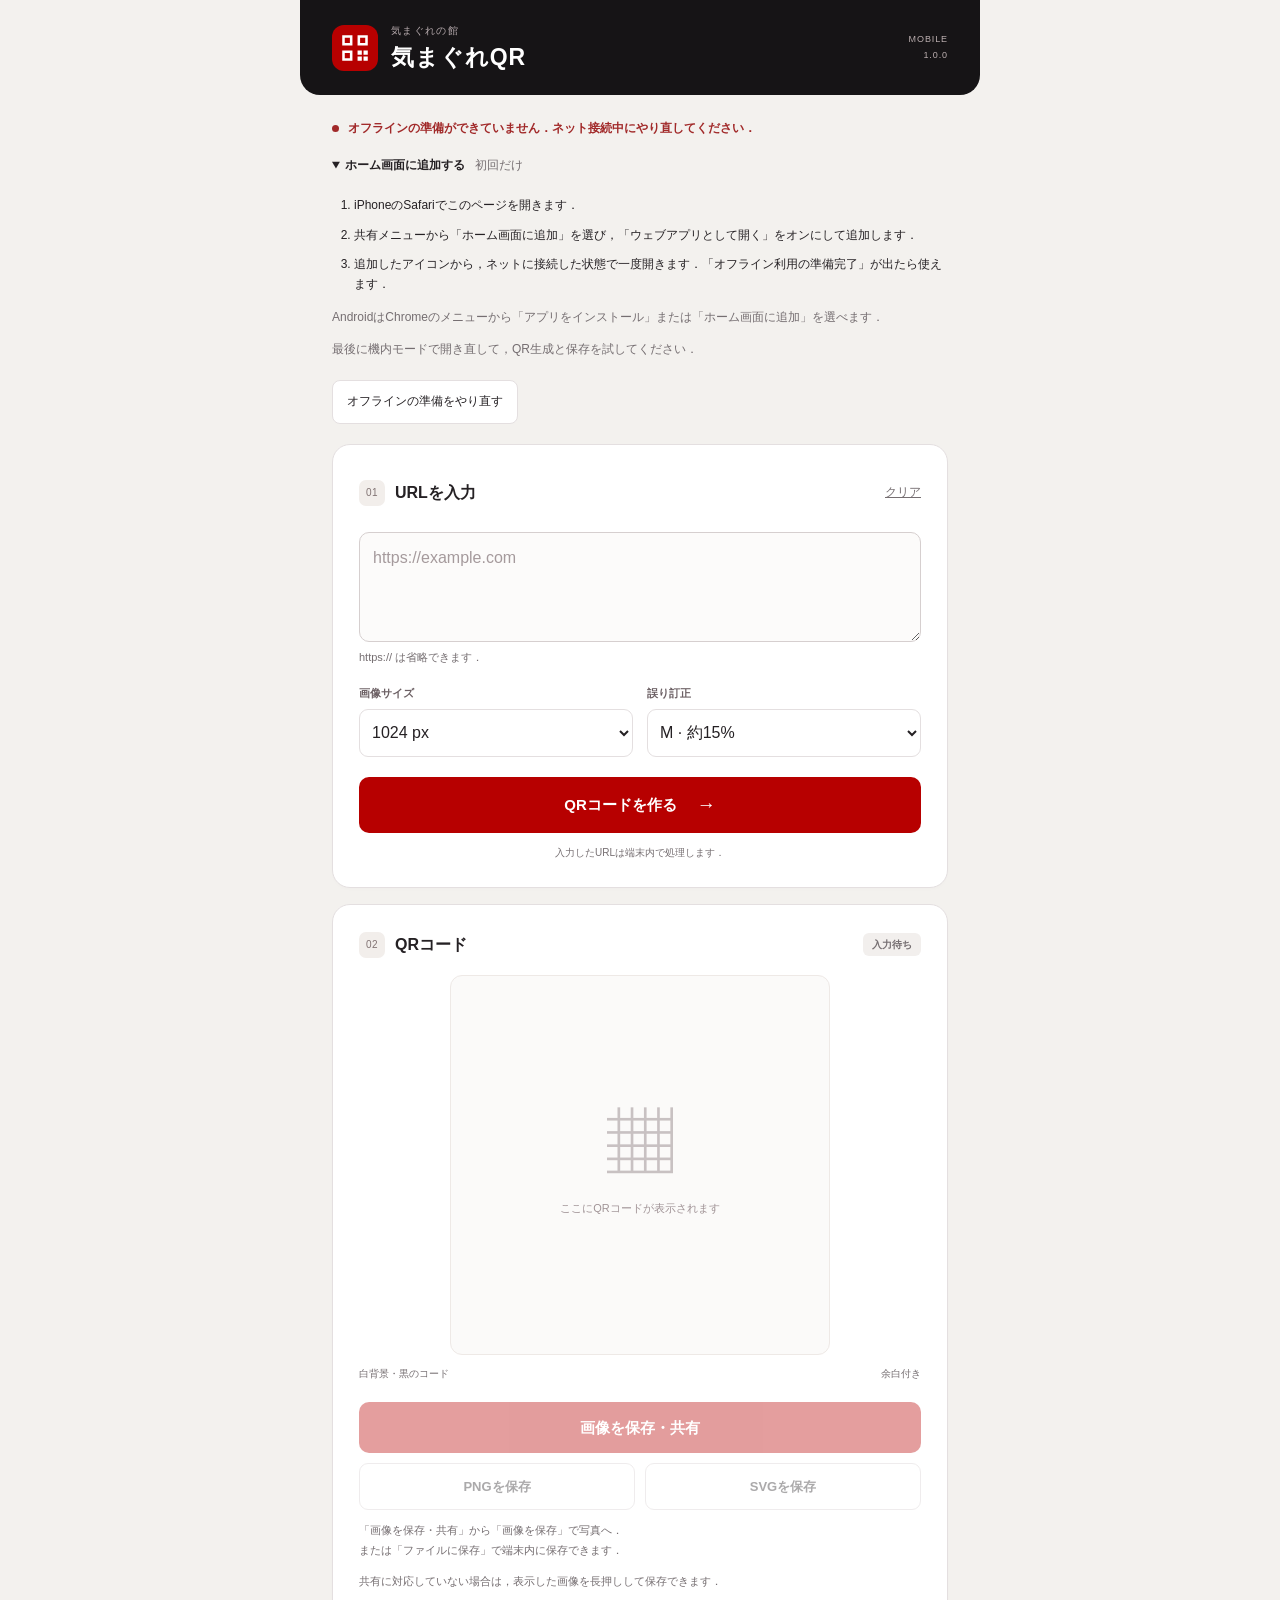
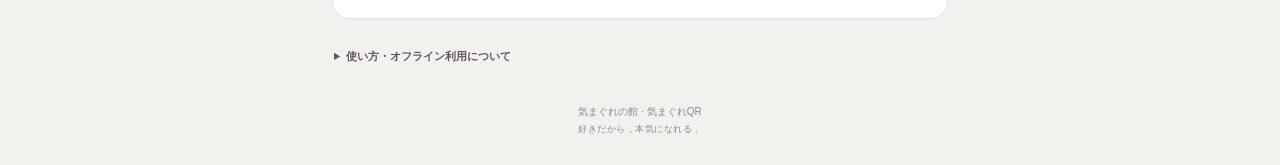
<file: garakuta/qr/index.html>
<!doctype html>
<html lang="ja">
<head>
  <meta charset="utf-8">
  <meta name="viewport" content="width=device-width,initial-scale=1,viewport-fit=cover">
  <meta name="theme-color" content="#161416">
  <meta name="description" content="気まぐれQR．ホーム画面へ追加して，URLからQRコードをオフラインで作成．PNG・SVG保存に対応．">
  <meta name="apple-mobile-web-app-capable" content="yes">
  <meta name="apple-mobile-web-app-status-bar-style" content="black-translucent">
  <meta name="apple-mobile-web-app-title" content="気まぐれQR">
  <meta http-equiv="Content-Security-Policy" content="default-src 'none'; script-src 'self'; style-src 'self'; img-src 'self' blob: data:; connect-src 'self'; worker-src 'self'; manifest-src 'self'; base-uri 'none'; form-action 'none'; object-src 'none'">
  <link rel="manifest" href="./manifest.webmanifest">
  <link rel="icon" href="./icon.svg" type="image/svg+xml">
  <link rel="apple-touch-icon" href="./icon-180.png">
  <link rel="stylesheet" href="./app.css">
  <title>気まぐれQR｜オフラインQR作成</title>
  <script src="./qrcodegen.js" defer></script>
  <script src="./app.js" defer></script>
</head>
<body>
<div class="app">
  <header class="header">
    <img src="./icon.svg" width="46" height="46" alt="">
    <div><p class="brand">気まぐれの館</p><h1>気まぐれQR</h1></div>
    <span class="edition">MOBILE<br>1.0.0</span>
  </header>
  <main>
    <div class="offline-status" id="offline-status" role="status"><span class="light" aria-hidden="true"></span><span id="offline-text">オフライン利用を準備中…</span></div>
    <div class="install-area">
      <details id="install-guide">
        <summary>ホーム画面に追加する<span>初回だけ</span></summary>
        <ol>
          <li>iPhoneのSafariでこのページを開きます．</li>
          <li>共有メニューから「ホーム画面に追加」を選び，「ウェブアプリとして開く」をオンにして追加します．</li>
          <li>追加したアイコンから，ネットに接続した状態で一度開きます．「オフライン利用の準備完了」が出たら使えます．</li>
        </ol>
        <p>AndroidはChromeのメニューから「アプリをインストール」または「ホーム画面に追加」を選べます．</p>
        <p>最後に機内モードで開き直して，QR生成と保存を試してください．</p>
        <button id="install-button" class="small-button" type="button" hidden>ホーム画面に追加</button>
      </details>
      <button id="retry-offline" class="small-button" type="button" hidden>オフラインの準備をやり直す</button>
      <button id="update-button" class="small-button" type="button" hidden>新しいバージョンに更新</button>
    </div>

    <section class="card entry" aria-labelledby="input-title">
      <div class="section-heading"><span class="step">01</span><h2 id="input-title">URLを入力</h2><button id="clear" type="button" class="text-button">クリア</button></div>
      <form id="qr-form" novalidate>
        <label class="sr-only" for="url">QRコードにするURL</label>
        <textarea id="url" rows="3" maxlength="12000" inputmode="url" autocomplete="off" autocapitalize="none" spellcheck="false" placeholder="https://example.com" aria-describedby="url-hint error"></textarea>
        <p class="hint" id="url-hint">https:// は省略できます．</p>
        <div class="settings">
          <div><label for="size">画像サイズ</label><select id="size"><option value="512">512 px</option><option value="1024" selected>1024 px</option><option value="2048">2048 px</option><option value="4096">4096 px</option></select></div>
          <div><label for="ecc">誤り訂正</label><select id="ecc"><option value="LOW">L · 約7%</option><option value="MEDIUM" selected>M · 約15%</option><option value="QUARTILE">Q · 約25%</option><option value="HIGH">H · 約30%</option></select></div>
        </div>
        <p id="error" class="error" role="alert" hidden></p>
        <button id="generate" class="primary" type="submit">QRコードを作る <span aria-hidden="true">→</span></button>
      </form>
      <p class="privacy">入力したURLは端末内で処理します．</p>
    </section>

    <section class="card output" aria-labelledby="output-title">
      <div class="section-heading"><span class="step">02</span><h2 id="output-title">QRコード</h2><span id="result-tag" class="tag">入力待ち</span></div>
      <div class="qr-stage">
        <div id="placeholder"><span class="placeholder-mark" aria-hidden="true">▦</span><p>ここにQRコードが表示されます</p></div>
        <img id="qr-image" alt="生成したQRコード" width="1024" height="1024" hidden>
      </div>
      <div class="result-meta"><span id="dimensions">白背景・黒のコード</span><span>余白付き</span></div>
      <div id="destination" hidden><p class="hint">読み取り先のURL</p><p id="encoded-url"></p></div>
      <button id="share-png" class="primary" type="button" disabled>画像を保存・共有</button>
      <div class="save-row"><button id="download-png" class="secondary" type="button" disabled>PNGを保存</button><button id="download-svg" class="secondary" type="button" disabled>SVGを保存</button></div>
      <p class="save-hint"><span class="copy-phrase">「画像を保存・共有」から</span><span class="copy-phrase">「画像を保存」で写真へ．</span><br><span class="copy-phrase">または「ファイルに保存」で</span><span class="copy-phrase">端末内に保存できます．</span></p>
      <p class="save-hint"><span class="copy-phrase">共有に対応していない場合は，</span><span class="copy-phrase">表示した画像を長押しして</span><span class="copy-phrase">保存できます．</span></p>
    </section>

    <details class="help"><summary>使い方・オフライン利用について</summary>
      <p>QRの作成に通信は使いません．リンク先のWebサイトを見る場合や，クラウドへ保存する場合は，別途ネット接続が必要です．</p>
      <p>誤り訂正レベルを上げると汚れなどに強くなりますが，同じURLでもQRが細かくなります．通常はMのままで使えます．</p>
      <p>アプリ用データを端末から削除した場合などは，ネットに接続してオフラインの準備をやり直してください．</p>
      <p>ホーム画面版はMacやAppleの開発者登録が不要です．App Storeから配布する形式とは異なります．</p>
      <a href="./LICENSE.txt">使用ライブラリーのライセンス</a>
    </details>
    <footer>気まぐれの館 · 気まぐれQR<br><span>好きだから，本気になれる．</span></footer>
  </main>
</div>
<div id="notice" role="status" hidden></div>
<noscript>QRを作成するにはJavaScriptを有効にしてください．</noscript>
</body>
</html>
</file>
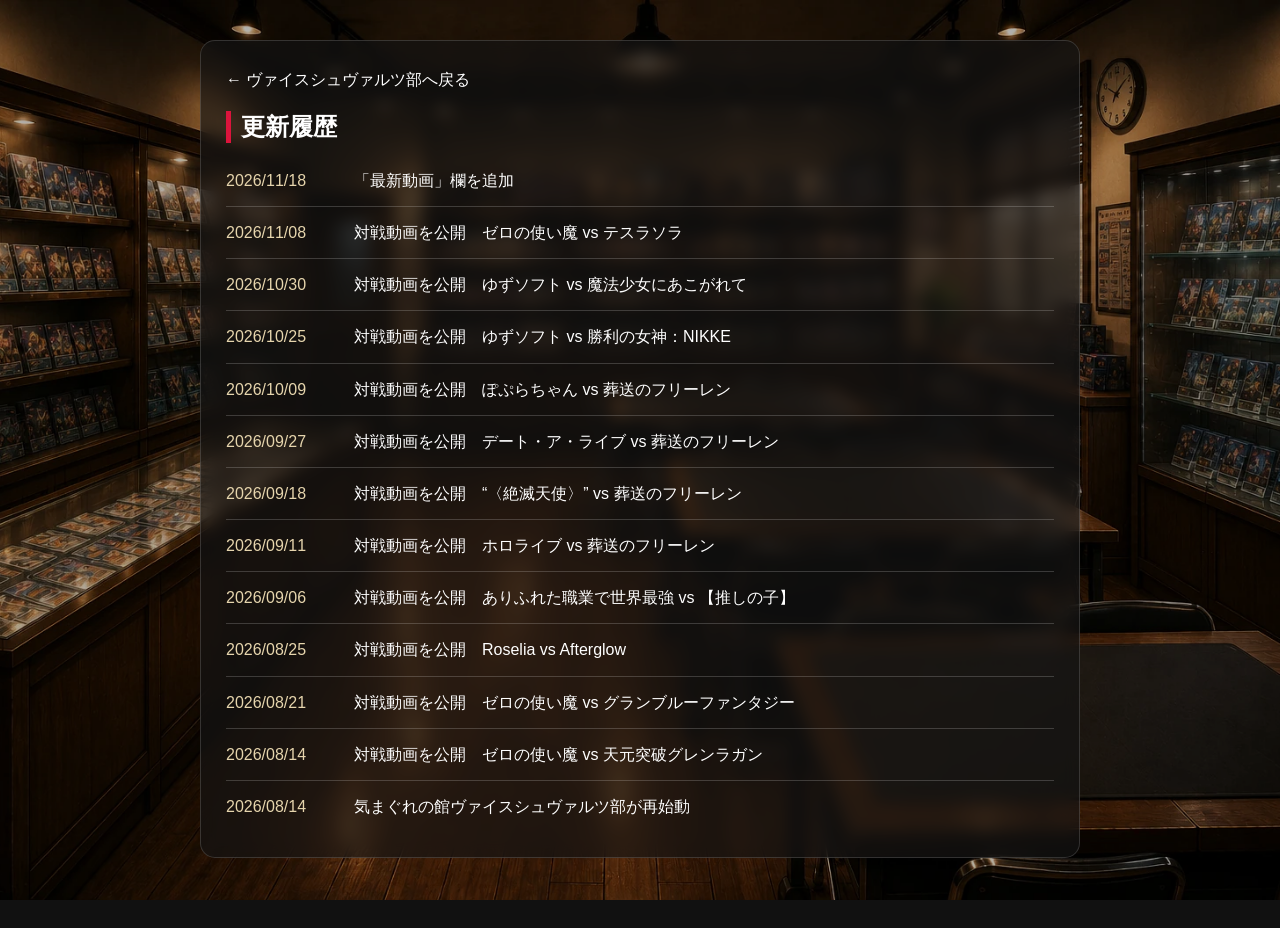
<file: ws/history.html>
<!DOCTYPE html>
<html lang="ja">
<head><!-- Google tag (gtag.js) -->
<script async src="https://www.googletagmanager.com/gtag/js?id=G-2K4CNGYDMF"></script>
<script>
  window.dataLayer = window.dataLayer || [];
  function gtag(){dataLayer.push(arguments);}
  gtag('js', new Date());

  gtag('config', 'G-2K4CNGYDMF');
</script>
  <!-- Google tag (gtag.js) -->
<script async src="https://www.googletagmanager.com/gtag/js?id=G-7VXH1KS051"></script>
<script>
  window.dataLayer = window.dataLayer || [];
  function gtag(){dataLayer.push(arguments);}
  gtag('js', new Date());

  gtag('config', 'G-7VXH1KS051');
</script>
    <meta charset="UTF-8">
    <meta name="viewport" content="width=device-width, initial-scale=1.0">

    <title>更新履歴｜気まぐれの館 ヴァイスシュヴァルツ部</title>
    <meta name="description" content="気まぐれの館ヴァイスシュヴァルツ部の対戦動画の公開日と活動の記録．">
    <link rel="stylesheet" href="../assets/css/style.css?v=webp-20261018">
    <link rel="stylesheet" href="../assets/css/ws.css?v=20261118-history2">
    <link rel="stylesheet" href="../assets/css/mobile.css?v=20261007">
</head>
<body>
  <main class="ws-room ws-archive">
    <section class="ws-section" aria-labelledby="history-title">
      <p><a href="./#history">← ヴァイスシュヴァルツ部へ戻る</a></p>
      <h1 id="history-title">更新履歴</h1>
      <ul class="ws-history-list">
        <li><time datetime="2026-11-18">2026/11/18</time><span>「最新動画」欄を追加</span></li>
        <li><time datetime="2026-11-08">2026/11/08</time><span>対戦動画を公開　<a href="https://www.youtube.com/watch?v=epAOMpijFts"><span class="text-unit">ゼロの使い魔</span> vs <span class="text-unit">テスラソラ</span></a></span></li>
        <li><time datetime="2026-10-30">2026/10/30</time><span>対戦動画を公開　<a href="https://www.youtube.com/watch?v=pj7fnxldeIo"><span class="text-unit">ゆずソフト</span> vs <span class="text-unit">魔法少女にあこがれて</span></a></span></li>
        <li><time datetime="2026-10-25">2026/10/25</time><span>対戦動画を公開　<a href="https://www.youtube.com/watch?v=O08ZBfTuwnw"><span class="text-unit">ゆずソフト</span> vs <span class="text-unit">勝利の女神：NIKKE</span></a></span></li>
        <li><time datetime="2026-10-09">2026/10/09</time><span>対戦動画を公開　<a href="https://www.youtube.com/watch?v=F7VeaHFxwD4"><span class="text-unit">ぽぷらちゃん</span> vs <span class="text-unit">葬送のフリーレン</span></a></span></li>
        <li><time datetime="2026-09-27">2026/09/27</time><span>対戦動画を公開　<a href="https://www.youtube.com/watch?v=GE_1saiheKQ"><span class="text-unit">デート・ア・ライブ</span> vs <span class="text-unit">葬送のフリーレン</span></a></span></li>
        <li><time datetime="2026-09-18">2026/09/18</time><span>対戦動画を公開　<a href="https://www.youtube.com/watch?v=wpPHd-iBh3c"><span class="text-unit">“〈絶滅天使〉”</span> vs <span class="text-unit">葬送のフリーレン</span></a></span></li>
        <li><time datetime="2026-09-11">2026/09/11</time><span>対戦動画を公開　<a href="https://www.youtube.com/watch?v=w0PBp6zFzts"><span class="text-unit">ホロライブ</span> vs <span class="text-unit">葬送のフリーレン</span></a></span></li>
        <li><time datetime="2026-09-06">2026/09/06</time><span>対戦動画を公開　<a href="https://www.youtube.com/watch?v=CvW9qJXtRsw"><span class="text-unit">ありふれた職業で世界最強</span> vs <span class="text-unit">【推しの子】</span></a></span></li>
        <li><time datetime="2026-08-25">2026/08/25</time><span>対戦動画を公開　<a href="https://www.youtube.com/watch?v=gFW_ggtsquQ"><span class="text-unit">Roselia</span> vs <span class="text-unit">Afterglow</span></a></span></li>
        <li><time datetime="2026-08-21">2026/08/21</time><span>対戦動画を公開　<a href="https://www.youtube.com/watch?v=ovRgdhUwv_I"><span class="text-unit">ゼロの使い魔</span> vs <span class="text-unit">グランブルーファンタジー</span></a></span></li>
        <li><time datetime="2026-08-14">2026/08/14</time><span>対戦動画を公開　<a href="https://www.youtube.com/watch?v=3Z8DivIPJ9k"><span class="text-unit">ゼロの使い魔</span> vs <span class="text-unit">天元突破グレンラガン</span></a></span></li>
        <li><time datetime="2026-08-14">2026/08/14</time><span>気まぐれの館ヴァイスシュヴァルツ部が再始動</span></li>
      </ul>
    </section>
  </main>
</body>
</html>
</file>
<file: assets/css/style.css>
* {
    margin: 0;
    padding: 0;
    box-sizing: border-box;
}

body {
    background: #111;
    color: #ffffff;
    font-family: sans-serif;
}


main {
    padding: 0px;
}

#lobby {
    text-align: center;
}

.site-logo {
    width: 200%;
    min-width: 220px;
    max-width: 450px;
    height: auto;
    display: block;
    margin: -170px auto 0;
}

/* ===================================
   更科朱音ページ
=================================== */

.akane-page{

    margin:0;

    color:white;

    background:#111;

    font-family:"Yu Gothic",sans-serif;

}

.page-container{

    width:90%;

    max-width:1200px;

    margin:auto;

    text-align:center;

    padding:60px 0;

}

.page-text{

    line-height:2;

    margin:40px 0;

}

.movie-area{

    width:100%;

    height:500px;

    background:#222;

    border:2px solid #aa0000;

    display:flex;

    justify-content:center;

    align-items:center;

    margin:40px auto;

}

.back-button{

    display:inline-block;

    padding:15px 40px;

    background:#aa0000;

    color:white;

    text-decoration:none;

    border-radius:8px;

    transition:.3s;

}

.back-button:hover{

    background:#d40000;

}

/* =========================
   館内案内ページ
========================= */

.guide-page {
  margin: 0;
  min-height: 100vh;
  background-image: url("../images/background/guide-bg.webp");
  background-size: cover;
  background-position: center;
  background-repeat: no-repeat;
  color: #f5ead6;
}

.guide-container {
    height: 100vh;
    margin: 0;
    padding: 105px 40px 20px;
    box-sizing: border-box;
    overflow: hidden;
}

.guide-board {
    max-width: 800px;
    margin: 0 auto;
    padding: 60px;
    background: rgba(20,12,8,0.55);
    border: 2px solid #c9a227;
    border-radius: 18px;
    text-align: center;
    box-shadow: 0 0 24px rgba(0,0,0,0.65);
}

.guide-board h1 {
  margin: 0 0 24px;
  font-size: 48px;
  letter-spacing: 0.18em;
}

.guide-board p {
  font-size: 18px;
  line-height: 1.9;
}

/* =========================
   館ロゴ
========================= */

.guide-logo{
    position:absolute;
    top:0px;
    left:50px;
    z-index:100;
}

.guide-logo img{
    width:400px;
    height:auto;
    display:block;
}

/* =========================
   案内係 更科朱音
========================= */

.guide-akane{
    position: fixed;
    right: 180px;
    bottom: 20px;
    z-index: 10;
}

.guide-akane img{
    width: 400px;
    height: auto;
}

/* =========================
   館内案内カード
========================= */

.guide-cards {
    display: flex;
    justify-content: center;
    gap: 40px;
    margin: 80px auto 0;
    max-width: 980px;
}

.guide-card {
    width: 240px;
    min-height: 320px;
    padding: 34px 28px;
    box-sizing: border-box;
    background:
        linear-gradient(
            135deg,
            rgba(255, 248, 220, 0.96),
            rgba(224, 196, 140, 0.96)
        );
    border: 3px solid #c9a227;
    border-radius: 10px;
    color: #2b1608;
    text-align: center;
    box-shadow: 0 10px 24px rgba(0, 0, 0, 0.55);
}

.guide-card h2{
    margin:0;
    font-size: 44px;
    color:#5b1d12;
    font-weight:bold;
}

.card-line{
    width:70%;
    height:2px;
    margin:22px auto 28px;
    background:#c9a227;
}

.guide-card p{
    font-size:20px;
    line-height:1.8;
    color:#3a2413;
}

.guide-button{
    display:inline-block;
    width:180px;
    margin-top:28px;
    padding:14px 30px;
    background:#1d1a18;
    color:#f6ead5;
    text-decoration:none;
    border:2px solid #c9a227;
    border-radius:8px;
    font-size:18px;
    font-weight:bold;
    text-align:center;
    transition:.25s;
}

.guide-button:hover{
    background:#5a2b16;
    box-shadow:0 6px 16px rgba(0,0,0,.4);
}

.guide-card {
    transition:
        transform 0.25s ease,
        box-shadow 0.25s ease,
        border-color 0.25s ease;
}

.guide-card:hover {
    transform: translateY(-8px);
    box-shadow: 0 18px 40px rgba(0, 0, 0, 0.35);
    border-color: #f4d27b;
}

/* =========================
   館内案内 スマホ対応
========================= */

@media screen and (max-width: 780px) {

    .guide-page {
        min-height: 100vh;
        background-position: center top;
        background-attachment: scroll;
    }

    .guide-container {
        width: 100%;
        height: auto;
        min-height: 100vh;
        padding: 125px 16px 60px;
        overflow: visible;
    }

    /* 館ロゴ */
    .guide-logo {
    position: absolute;
    top: -15px;
    left: 50%;
    transform: translateX(-50%);
    width: 100%;
    text-align: center;
}

    .guide-logo img {
        width: 270px;
        max-width: 85%;
        margin: 0 auto;
    }

    /* 説明部分 */
   .guide-board {
    width: calc(100% - 24px);
    max-width: 400px;
    padding: 32px 10px 30px;
}

    .guide-board p {
    font-size: 13px;
    line-height: 1.9;
    letter-spacing: 0;
}

    /* 朱音 */
    .guide-akane {
        position: relative;
        right: auto;
        bottom: auto;
        z-index: 10;
        width: 210px;
        margin: -20px auto -50px;
        transform: translateX(0);
        pointer-events: none;
    }

    .guide-akane img {
        width: 100%;
        height: auto;
    }

    /* 案内カード */
    .guide-cards {
        width: 100%;
        max-width: 360px;
        margin: 40px auto 0;
        display: flex;
        flex-direction: column;
        align-items: center;
        gap: 30px;
    }

    .guide-card {
        width: 100%;
        min-height: auto;
        padding: 30px 20px;
    }

    .guide-card h2 {
        font-size: 34px;
        white-space: nowrap;
    }

    .guide-card p {
        font-size: 17px;
    }

    .guide-button {
        width: 180px;
        max-width: 100%;
        padding: 13px 20px;
        font-size: 17px;
    }

    /* スマホではタップ時のズレを防ぐ */
    .guide-card:hover {
        transform: none;
    }
}
</file>
<file: assets/css/home.css>
#lobby {
    position: relative;
    overflow: hidden;
    width: 100%;
    min-height: 100vh;

    background-image: url("../images/background/lobby.webp");
    background-size: cover;
    background-position: center;
    background-repeat: no-repeat;

    display: flex;
    flex-direction: column;
    justify-content: center;
    align-items: center;

    text-align: center;
}

/* =========================
   朱音
========================= */

.lobby-akane {
    position: absolute;
    right: 1%;
    bottom: 0;

    height: 58vh;
    max-height: 650px;

    z-index: 2;
}

/* =========================
   扉 共通
========================= */

.door-link {
    position: absolute;
    bottom: 8%;

    width: 260px;

    text-align: center;
    color: #fff;
    text-decoration: none;
    font-weight: bold;

    z-index: 3;

    background: rgba(0, 0, 0, 0);

    padding: 10px;

    border-radius: 10px;
    border: 1px solid transparent;

    transition: all 0.25s ease;
}

.door-link:hover {
    background: rgba(0, 0, 0, 0.35);
    border: 1px solid rgba(255, 220, 160, 0.5);
}

.door-image {
    width: 100%;
    height: auto;

    display: block;

    transition: transform 0.25s ease;
}

.door-link:hover .door-image {
    transform: scale(1.05);
}

.door-link span {
    display: block;

    margin-top: 10px;

    font-size: 1.4rem;

    text-shadow: 0 0 8px #000;

    white-space: nowrap;
}

/* =========================
   PC版 扉配置
========================= */

.door-ws {
    left: 5%;
}

.door-akane {
    left: 27%;
}

.door-guide {
    left: 49%;
}

.door-shop {
    left: 71%;
}


/* =========================
   ロビー スマホ表示
========================= */

@media screen and (max-width: 1024px) {
    /* Keep each item in normal flow so short screens and wrapped labels
       increase the lobby height instead of overlapping the next row. */
    #lobby {
        min-height: 100vh;
        min-height: 100svh;
        /* Leave the chandelier clear before the logo and door rows. */
        padding: max(36svh, 300px) 16px 28px;
        display: grid;
        grid-template-columns: minmax(0, 150px) minmax(0, 100px) minmax(0, 150px);
        gap: 20px 6px;
        justify-content: center;
        align-content: start;
        align-items: start;
        background-position: center top;
    }

    .logo-area {
        display: contents;
    }

    .site-logo {
        position: static;
        grid-column: 1 / -1;
        grid-row: 1;
        justify-self: center;
        width: 52vw;
        min-width: 0;
        max-width: 220px;
        height: auto;
        margin: 0;
        transform: none;
    }

    .lobby-akane {
        position: static;
        grid-column: 2;
        grid-row: 2 / 4;
        justify-self: center;
        align-self: center;
        width: 100%;
        height: auto;
        max-height: none;
        max-width: 100%;
        object-fit: contain;
        transform: none;
    }

    .door-link {
        position: static;
        justify-self: center;
        width: 100%;
        max-width: 150px;
        min-width: 0;
        padding: 6px;
        margin: 0;
        transform: none;
    }

    .door-image {
        width: 100%;
        height: clamp(145px, 42vw, 190px);
        object-fit: contain;
    }

    .door-link span {
        margin-top: 6px;
        font-size: 14px;
        line-height: 1.5;
        white-space: normal;
        overflow-wrap: anywhere;
        text-shadow: 0 1px 4px #000, 0 0 8px #000;
    }

    .door-ws span {
        font-size: clamp(10px, 2.8vw, 14px);
        word-break: keep-all;
        overflow-wrap: normal;
    }

    .door-ws { grid-column: 1; grid-row: 2; }
    .door-akane { grid-column: 3; grid-row: 2; }
    .door-guide { grid-column: 1; grid-row: 3; }
    .door-shop { grid-column: 3; grid-row: 3; }

    .door-link:hover {
        background: transparent;
        border-color: transparent;
    }

    .door-link:hover .door-image {
        transform: none;
    }
}

/* Footer: restore the original gold frame and readable links. */
.site-footer {
    position: fixed;
    right: 15px;
    bottom: 12px;
    z-index: 30;
    display: flex;
    align-items: center;
    gap: 10px;
    max-width: calc(100% - 30px);
    padding: 8px 12px;
    background: rgba(0, 0, 0, 0.78);
    border: 1px solid #c9a227;
    border-radius: 6px;
    color: #fff;
    font-size: 0.88rem;
    font-weight: 700;
    text-shadow: 0 0 6px #000;
}

.site-footer a,
.site-footer a:visited {
    color: #fff;
    text-decoration: none;
}

.site-footer a:hover,
.site-footer a:focus-visible {
    color: #ffd95a;
    text-decoration: underline;
}

.site-footer span { color: #c9a227; }
.footer-copy { color: #fff; }

@media screen and (max-width: 1024px) {
    .site-footer {
        position: static;
        justify-content: center;
        flex-wrap: wrap;
        gap: 5px;
        width: calc(100% - 20px);
        max-width: none;
        margin: 10px auto;
        padding: 8px 10px;
        font-size: 0.78rem;
    }

    .footer-copy {
        width: 100%;
        text-align: center;
        overflow-wrap: anywhere;
    }
}
</file>
<file: assets/css/mobile.css>
.footer-copy .text-unit { color: inherit; }

/* Phrase boundaries are authored in HTML so Japanese wraps consistently,
   including on browsers without automatic phrase segmentation. */
@media screen and (max-width: 1024px) {
    .door-link span { overflow-wrap: normal; word-break: keep-all; }
    .site-footer a { white-space: nowrap; }
    .site-footer > span { display: none; }
    .site-footer { column-gap: 1em; row-gap: 8px; }
    .footer-copy { overflow-wrap: normal; }
    .footer-copy .text-unit { display: inline-block; }
}

@media screen and (max-width: 768px) {
    .pc-only { display: none !important; }
    .text-unit {
        display: inline-block;
        max-width: 100%;
        vertical-align: top;
        white-space: normal;
        overflow-wrap: anywhere;
        line-break: strict;
    }
    .desktop-break { display: none; }
    h1, h2, h3 { text-wrap: balance; line-break: strict; }
    p, li { text-wrap: pretty; line-break: strict; }
    .ws-room { padding: 24px 16px 32px; }
    .ws-section { padding: 20px 16px; }
    .ws-lead { font-size: clamp(16px, 4.5vw, 20px); line-height: 1.8; }
    .deck-grid { grid-template-columns: minmax(0, 1fr); }
    .deck-card { min-width: 0; padding: 18px 16px; }
    .deck-card h3 { font-size: 1.1rem; }
    .deck-card p { font-size: clamp(14px, 3.7vw, 16px); }
    .deck-links { display: grid; grid-template-columns: repeat(2, minmax(0, 1fr)); gap: 8px; }
    .deck-links a {
        display: flex;
        justify-content: center;
        align-items: center;
        margin: 0;
        min-width: 0;
        min-height: 44px;
        padding: 10px 4px;
        font-size: 14px;
        white-space: nowrap;
    }
    .ws-nav a { white-space: nowrap; }
    .button-area {
        display: grid;
        grid-template-columns: repeat(2, minmax(0, 1fr));
        gap: 8px;
        max-width: 440px;
        margin-inline: auto;
    }
    .button-area .back-button {
        display: flex;
        justify-content: center;
        align-items: center;
        box-sizing: border-box;
        min-height: 48px;
        padding: 12px 6px;
        font-size: 14px;
        white-space: nowrap;
    }
    .akane-page .page-text { font-size: clamp(14px, 3.8vw, 16px); line-height: 1.9; }
    .guide-board p { text-wrap: balance; }
    .guide-card p { max-width: 22em; text-wrap: balance; }
    .guide-button { white-space: nowrap; min-width: 0; }
    .policy-container { padding: 20px 12px 36px; }
    .policy-header h1 {
        white-space: normal;
        font-size: clamp(22px, 5.8vw, 30px);
        letter-spacing: 0.02em;
        line-height: 1.6;
    }
    .policy-paper { padding: 24px 16px; }
    .policy-section h2 { font-size: clamp(18px, 4.7vw, 24px); padding-left: 10px; }
    .policy-section p, .policy-section li { font-size: 15px; line-height: 1.9; }
    .policy-navigation { display: grid; grid-template-columns: minmax(0, 1fr); gap: 12px; }
    .policy-button { min-width: 0; width: 100%; padding: 14px 8px; font-size: 16px; white-space: nowrap; }
}

@media screen and (max-width: 360px) {
    .ws-room { padding-inline: 12px; }
    .ws-section { padding-inline: 12px; }
    .deck-card { padding-inline: 12px; }
    .policy-paper { padding-inline: 12px; }
    .policy-section p, .policy-section li { font-size: 14px; }
}
</file>
<file: assets/css/logo-links.css>
/* Keep logo links visually identical to the existing images. */
.home-logo-link {
    color: inherit;
    text-decoration: none;
}

.lobby-logo-link {
    display: block;
}

/* The link takes the original Akane image's size and margins. */
a.akane-logo > img {
    display: block;
    width: 100%;
    height: auto;
}

/* A visible keyboard focus ring without changing layout. */
.home-logo-link:focus-visible {
    outline: 2px solid #ffd700;
    outline-offset: 4px;
}

@media screen and (max-width: 1024px) {
    /* The link now occupies the logo's original grid cell. */
    .lobby-logo-link {
        grid-column: 1 / -1;
        grid-row: 1;
        justify-self: center;
        width: 52vw;
        max-width: 220px;
    }

    .lobby-logo-link .site-logo {
        width: 100%;
    }
}
</file>
<file: assets/css/akane.css>
body{

    margin:0;
    font-family:"Yu Gothic",sans-serif;
    color:white;

    background-image:url("../images/background/akane-room.webp");
    background-size:cover;
    background-position:center;
    background-repeat:no-repeat;
    background-attachment:fixed;

}

body::before{

    content:"";

    position:fixed;
    inset:0;

    background:rgba(0,0,0,.35);

    z-index:-1;

}

.page-container{

    max-width:1200px;
    margin:auto;
    padding:40px;

}

h1{

    text-align:center;
    font-size:3rem;

    text-shadow:
        0 0 10px black,
        0 0 20px black;

}

.page-text{

    text-align:center;
    line-height:1.6;
    font-size: 26px;
    font-weight:700;
    margin-top: -225px;
    color: #d4af37;
}

.movie-area {
    width: 100%;
    max-width: 800px;
    aspect-ratio: 16 / 9;

    border: 1px solid crimson;
    background: rgba(20,20,20,.55);

    display: flex;
    justify-content: center;
    align-items: center;

    margin: 0 auto 20px;
}

.button-area{

    text-align:center;

}

.back-button{

    display:inline-block;

    padding:12px 36px;

    background:crimson;

    color:white;

    text-decoration:none;

    border-radius:8px;

    transition:.3s;

}

.back-button:hover{

    background:#ff3355;

}


.link-area{

    display:flex;

    justify-content:center;

    gap:20px;

    margin:18px 0;

}

.link-area a{

    padding:12px 30px;

    background:rgba(180,0,0,.8);

    color:white;

    text-decoration:none;

    border-radius:8px;

    transition:.3s;

}

.link-area a:hover{

    background:crimson;

}

.movie-area iframe{
    width:100%;
    height:100%;
    border:none;
}

.akane-logo {
    display: block;
    width: 700px;
    max-width: 70%;
    margin: -135px auto 24px;
}

@media screen and (max-width: 600px) {

    html,
    body {
        min-height: 100%;
    }

    body {
        min-height: 100dvh;
        background-attachment: scroll;
        background-position: center top;
        background-size: cover;
        background-color: #12080b;
    }

    .page-container {
        width: 100%;
        min-height: 100dvh;
        max-width: none;

        padding: 12px 12px 30px;
        box-sizing: border-box;
        overflow: hidden;
    }

    .akane-logo {
        width: 100%;
        max-width: 300px;

        /* ロゴ下の謎の余白を詰める */
        margin: 0 auto -65px;
    }

    .page-text {
        width: 100%;
        max-width: 390px;

        margin: 0 auto 18px;
        padding: 0 8px;
        box-sizing: border-box;

        font-size: 16px;
        line-height: 1.7;
        font-weight: 700;
        color: #d4af37;

        text-align: center;
        word-break: normal;
        overflow-wrap: break-word;
    }

    .movie-area {
        width: 100%;
        height: auto;
        aspect-ratio: 16 / 9;

        margin: 0 auto 18px;
        box-sizing: border-box;
    }

    .movie-area iframe {
        display: block;
        width: 100%;
        height: 100%;
        border: none;
    }

    .link-area {
        display: flex;
        justify-content: center;
        align-items: stretch;

        width: 100%;
        gap: 8px;
        margin: 18px 0;
    }

    .link-area a {
        flex: 1;
        min-width: 0;

        padding: 12px 4px;
        box-sizing: border-box;

        font-size: 14px;
        text-align: center;
        white-space: nowrap;
    }

    .back-button {
        padding: 13px 30px;
        font-size: 14px;
    }
}
</file>
<file: assets/css/guide.css>
* {
    box-sizing: border-box;
}

html,
body {
    width: 100%;
    min-height: 100%;
}

body {
    margin: 0;
    overflow-x: hidden;

    font-family:
        "Yu Gothic",
        "Hiragino Kaku Gothic ProN",
        sans-serif;

    color: #2b160d;

    background-image:
        linear-gradient(
            rgba(0, 0, 0, 0.25),
            rgba(0, 0, 0, 0.45)
        ),
        url("../images/background/guide-bg.webp");

    background-size: cover;
    background-position: center;
    background-repeat: no-repeat;
    background-attachment: fixed;
}

.guide-container {
    position: relative;

    width: min(100%, 1200px);
    min-height: 100vh;

    margin: 0 auto;
    padding: 18px 36px 28px;
}

/* 館ロゴ */

.guide-logo {
    position: relative;
    z-index: 5;

    text-align: center;
    margin-bottom: -25px;
}

.guide-logo a {
    display: inline-block;
}

.guide-logo img {
    display: block;

    width: min(390px, 72vw);
    height: auto;

    margin: 0 auto;

    filter:
        drop-shadow(0 0 8px rgba(0, 0, 0, 0.95))
        drop-shadow(0 0 18px rgba(183, 0, 0, 0.55));

    transition:
        transform 0.2s ease,
        filter 0.2s ease;
}

.guide-logo img:hover {
    transform: scale(1.03);

    filter:
        drop-shadow(0 0 10px rgba(0, 0, 0, 1))
        drop-shadow(0 0 22px rgba(201, 162, 39, 0.75));
}

/* 館内案内の説明 */

.guide-board {
    position: relative;
    z-index: 3;

    width: min(100%, 850px);

    margin: 0 auto 24px;
    padding: 24px 34px;

    text-align: center;

    background:
        linear-gradient(
            rgba(255, 246, 214, 0.97),
            rgba(224, 194, 139, 0.97)
        );

    border: 4px double #795025;
    border-radius: 12px;

    box-shadow:
        0 0 18px rgba(0, 0, 0, 0.75),
        inset 0 0 24px rgba(80, 42, 10, 0.24);
}

.guide-board h1 {
    margin: 0 0 14px;

    color: #7d1515;
    font-size: clamp(2rem, 4vw, 3rem);
    letter-spacing: 0.12em;

    text-shadow:
        0 1px 0 rgba(255, 255, 255, 0.5);
}

.guide-board p {
    margin: 0;

    font-size: 1.05rem;
    font-weight: 700;
    line-height: 1.8;
}

/* 各部屋のカード */

.guide-cards {
    position: relative;
    z-index: 4;

    display: grid;
    grid-template-columns: repeat(3, minmax(0, 1fr));
    gap: 22px;

    width: min(100%, 1000px);
    margin: 0 auto;
}

.guide-card {
    display: flex;
    flex-direction: column;
    align-items: center;

    min-height: 260px;
    padding: 24px 20px 22px;

    text-align: center;

    background:
        linear-gradient(
            rgba(255, 246, 214, 0.97),
            rgba(218, 183, 124, 0.97)
        );

    border: 4px double #795025;
    border-radius: 12px;

    box-shadow:
        0 0 15px rgba(0, 0, 0, 0.72),
        inset 0 0 22px rgba(80, 42, 10, 0.2);

    transition:
        transform 0.2s ease,
        box-shadow 0.2s ease;
}

.guide-card:hover {
    transform: translateY(-5px);

    box-shadow:
        0 8px 22px rgba(0, 0, 0, 0.85),
        0 0 16px rgba(201, 162, 39, 0.65),
        inset 0 0 22px rgba(80, 42, 10, 0.2);
}

.guide-card h2 {
    margin: 0;

    color: #7d1515;
    font-size: 1.65rem;
    letter-spacing: 0.06em;
}

.card-line {
    width: 72%;
    height: 2px;

    margin: 14px auto 16px;

    background:
        linear-gradient(
            90deg,
            transparent,
            #8e612c,
            transparent
        );
}

.guide-card p {
    flex: 1;

    margin: 0 0 18px;

    font-size: 1rem;
    font-weight: 700;
    line-height: 1.75;
}

/* 部屋へ進むボタン */

.guide-button {
    display: inline-flex;
    justify-content: center;
    align-items: center;

    min-width: 170px;
    padding: 11px 18px;

    color: #ffffff;
    font-size: 1rem;
    font-weight: 700;
    text-decoration: none;

    background:
        linear-gradient(
            180deg,
            #b70000,
            #5f0000
        );

    border: 2px solid #c9a227;
    border-radius: 7px;

    box-shadow:
        0 0 8px rgba(0, 0, 0, 0.7),
        inset 0 0 7px rgba(255, 255, 255, 0.13);

    transition:
        transform 0.2s ease,
        filter 0.2s ease,
        box-shadow 0.2s ease;
}

.guide-button:hover {
    transform: translateY(-2px) scale(1.03);
    filter: brightness(1.15);

    box-shadow:
        0 0 13px rgba(201, 162, 39, 0.8),
        0 0 19px rgba(183, 0, 0, 0.65);
}

/* 朱音 */

.guide-akane {
    position: absolute;
    right: -200px;   /* 少し右へ */
    bottom: -15px;  /* 少し下へ */

    width: 300px;   /* 少し大きく */
    z-index: 1;
    pointer-events: none;
}

.guide-akane img {
    display: block;

    width: 100%;
    height: auto;

    filter:
        drop-shadow(0 0 9px rgba(0, 0, 0, 0.95))
        drop-shadow(0 0 16px rgba(183, 0, 0, 0.35));
}

/* タブレット */

@media screen and (max-width: 1000px) {
    .guide-container {
        padding: 18px 24px 34px;
    }

    .guide-cards {
        width: min(100%, 860px);
        gap: 16px;
    }

    .guide-card {
        padding: 22px 15px 20px;
    }

    .guide-akane {
        width: 235px;
        right: -55px;

        opacity: 0.92;
    }
}

/* スマホ */

@media screen and (max-width: 768px) {
    body {
        background-attachment: scroll;
    }

    .guide-container {
        padding: 14px 14px 34px;
    }

    .guide-logo {
        margin-bottom: -12px;
    }

    .guide-logo img {
        width: min(330px, 88vw);
    }

    .guide-board {
        margin-bottom: 18px;
        padding: 21px 18px;
    }

    .guide-board h1 {
        margin-bottom: 12px;
        font-size: 2rem;
    }

    .guide-board p {
        font-size: 0.92rem;
        line-height: 1.75;
    }

    .guide-cards {
        grid-template-columns: 1fr;
        gap: 16px;

        width: min(100%, 440px);
    }

    .guide-card {
        min-height: 0;
        padding: 21px 18px;
    }

    .guide-card h2 {
        font-size: 1.5rem;
    }

    .guide-card p {
        margin-bottom: 16px;
        font-size: 0.95rem;
    }

    .guide-button {
        width: min(100%, 250px);
    }

     .guide-akane {
        position: relative;
        right: auto;
        bottom: auto;

        width: min(230px, 62vw);

        margin: 12px auto -18px;
    }
}

/* 小さいスマホ */

@media screen and (max-width: 480px) {
    .guide-container {
        padding: 10px 9px 28px;
    }

    .guide-board {
        padding: 18px 13px;
        border-width: 3px;
    }

    .guide-board h1 {
        font-size: 1.7rem;
        letter-spacing: 0.08em;
    }

    .guide-board p {
        font-size: 0.86rem;
    }

    .guide-card {
        padding: 19px 14px;
        border-width: 3px;
    }

    .guide-card h2 {
        font-size: 1.4rem;
    }

    .guide-card p {
        font-size: 0.9rem;
    }

    .guide-button {
        font-size: 0.92rem;
    }
}
</file>
<file: assets/css/garakuta.css>
.garakuta-page { color: #fff6e8; }
.garakuta-page .guide-board {
    background: linear-gradient(145deg, rgba(37, 19, 22, .97), rgba(12, 10, 12, .97));
    border-color: #c9a227;
    color: #fff6e8;
}
.garakuta-page h1, .garakuta-page h2, .garakuta-page h3 { color: #f1cc72; }
.garakuta-page h2 { font-size: clamp(1.3rem, 2.7vw, 1.8rem); }
.garakuta-page h3 { margin: 24px 0 10px; font-size: 1.05rem; }
.garakuta-page p, .garakuta-page li, .garakuta-page dd { line-height: 1.85; font-weight: 400; }
.garakuta-page a:not(.guide-button):not(.home-logo-link) { color: #f1cc72; text-underline-offset: .25em; }
.garakuta-page a:focus-visible { outline: 3px solid #ffd700; outline-offset: 5px; }
.garakuta-page .room-label { font-size: .85rem; margin-bottom: 12px; color: #e4ccaa; }
.software-nav { display: flex; justify-content: center; flex-wrap: wrap; gap: 10px 24px; margin-top: 20px; }
.software-nav a { padding: 8px 0; }
.software-grid { display: grid; grid-template-columns: repeat(2, minmax(0, 1fr)); gap: 24px; }
.software-card { min-width: 0; text-align: left; padding: 28px; scroll-margin-top: 16px; }
.software-status { display: inline-block; padding: 6px 12px; border: 1px solid #ac783d; border-radius: 30px; background: #651c24; font-size: .85rem; }
.software-card ul { padding-left: 1.3em; }
.software-card .screenshot-pending { display: grid; place-items: center; min-height: 120px; margin: 24px 0; padding: 16px; border: 1px dashed #98784c; border-radius: 8px; background: #191417; color: #d8c6b1; text-align: center; font-size: .9rem; }
.software-screenshot { display: block; width: 100%; height: auto; margin: 24px 0; border-radius: 8px; }
.software-details { margin: 20px 0; }
.software-details > div { display: grid; grid-template-columns: minmax(0, 1fr); gap: 4px; padding: 12px 0; border-bottom: 1px solid #674b35; }
.software-details dt { font-weight: bold; }
.software-details dd { margin: 0; overflow-wrap: break-word; }
.download-area { margin-top: 24px; text-align: center; }
.download-area .release-pending { margin: 0; padding: 13px; background: #31272a; border: 1px solid #98784c; border-radius: 7px; font-weight: bold; }
.download-area .release-note { margin-top: 10px; font-size: .85rem; color: #d8c6b1; }
.usage-notes { margin-top: 8px; }
.usage-notes > a { display: inline-block; margin-top: 20px; padding: 8px; }
.garakuta-navigation { display: flex; flex-wrap: wrap; justify-content: center; gap: 16px; }
.garakuta-footer { margin-top: 28px; text-align: center; font-size: .85rem; }
.garakuta-footer a { display: inline-block; margin: 4px 12px; padding: 8px 0; }
@media (max-width: 768px) {
    .software-grid { grid-template-columns: minmax(0, 1fr); gap: 0; }
    .software-card { padding: 22px 18px; }
    .software-details > div { grid-template-columns: minmax(0, 1fr); gap: 4px; }
    .software-card p { text-wrap: pretty; }
    .garakuta-intro h1 { font-size: clamp(1.4rem, 6.8vw, 2rem); letter-spacing: .04em; }
}
.garakuta-page { background-color: #160f11; background-attachment: scroll; }
.garakuta-page p, .garakuta-page li, .garakuta-page dd { word-break: normal; overflow-wrap: break-word; text-wrap: pretty; }
.guide-page .guide-cards { grid-template-columns: repeat(2, minmax(0, 1fr)); }
@media (max-width: 768px) { .guide-page .guide-cards { grid-template-columns: minmax(0, 1fr); } }

/* Wrap only between editorial phrases, never inside words such as トップ4. */
.garakuta-page .copy-phrase { display: inline-block; white-space: nowrap; word-break: keep-all; overflow-wrap: normal; text-wrap: nowrap; }
/* Desktop keeps two columns; narrow cards may wrap long phrases safely. */
@media (min-width: 769px) {
  .garakuta-page .software-card { margin-bottom: 0; padding: 24px; }
  .garakuta-page .software-grid { margin-bottom: 24px; }
  .garakuta-page .software-card .copy-phrase { max-width: 100%; white-space: normal; overflow-wrap: break-word; }
  .garakuta-page .software-card .guide-button { min-width: 0; max-width: 100%; }
}

/* Explicit catalog choice also works when automatic device detection is unavailable. */
.catalog-versions { display:flex; flex-wrap:wrap; justify-content:center; gap:12px; margin:18px 0; }
.catalog-versions a { padding:10px 20px; border:1px solid #c9a227; border-radius:6px; text-decoration:none; }
.catalog-versions a[aria-current="page"] { background:#651c24; font-weight:bold; }
@media (max-width: 480px) {
  .garakuta-page .guide-container { padding-inline:12px; }
  .garakuta-page .software-card { padding:20px 14px; }
  .garakuta-page .copy-phrase { max-width:100%; white-space:normal; overflow-wrap:anywhere; }
  .garakuta-page .software-details > div { grid-template-columns:minmax(0,1fr); }
  .garakuta-page .guide-button { box-sizing:border-box; max-width:100%; min-width:0; white-space:normal; }
}

/* Scale the desktop background to the viewport, not the full catalog height. */
@media (min-width: 769px) {
  .garakuta-page { background-attachment: fixed; }
}
</file>
<file: assets/css/policy.css>
* {
    box-sizing: border-box;
}

html {
    scroll-behavior: smooth;
}

body {
    margin: 0;
    font-family: "Yu Gothic", "Hiragino Kaku Gothic ProN", sans-serif;
    color: #f5f5f5;

    background-image: url("../images/background/akane-room.webp");
    background-size: cover;
    background-position: center;
    background-repeat: no-repeat;
    background-attachment: fixed;
}

body::before {
    content: "";
    position: fixed;
    inset: 0;

    background: rgba(0, 0, 0, 0.68);

    z-index: -1;
}

.policy-container {
    width: min(100%, 1100px);
    margin: 0 auto;
    padding: 40px 24px 60px;
}

.policy-header {
    text-align: center;
    margin-bottom: 30px;
}

.logo-link {
    display: inline-block;
}

.akane-logo {
    display: block;
    width: min(420px, 80vw);
    height: auto;
    margin: 0 auto 10px;

    filter:
        drop-shadow(0 0 8px rgba(0, 0, 0, 0.95))
        drop-shadow(0 0 18px rgba(183, 0, 0, 0.7));
}

.policy-header h1 {
    margin: 0;

    color: #d4af37;
    font-size: clamp(2rem, 5vw, 3.3rem);
    letter-spacing: 0.08em;

    text-shadow:
        0 0 8px #000,
        0 0 18px #000,
        0 0 28px rgba(183, 0, 0, 0.8);
}

.policy-date {
    margin-top: 12px;
    color: #dddddd;
    font-size: 0.95rem;
}

.policy-paper {
    padding: 42px 48px;

    color: #2d1a10;

    background:
        linear-gradient(
            rgba(255, 247, 218, 0.95),
            rgba(229, 205, 158, 0.95)
        );

    border: 4px double #8b5a2b;
    border-radius: 14px;

    box-shadow:
        0 0 20px rgba(0, 0, 0, 0.8),
        inset 0 0 30px rgba(90, 52, 20, 0.25);
}

.policy-section {
    padding: 26px 0;
    border-bottom: 1px solid rgba(92, 52, 20, 0.35);
}

.policy-section:first-child {
    padding-top: 0;
}

.policy-section:last-child {
    padding-bottom: 0;
    border-bottom: none;
}

.policy-section h2 {
    margin: 0 0 16px;

    color: #7a1616;
    font-size: clamp(1.4rem, 3vw, 2rem);
    letter-spacing: 0.05em;

    border-left: 7px solid #b70000;
    padding-left: 14px;
}

.policy-section p {
    margin: 0 0 14px;

    font-size: 1.05rem;
    line-height: 1.9;
    font-weight: 600;
}

.policy-section p:last-child {
    margin-bottom: 0;
}

.policy-section ul {
    margin: 14px 0 0;
    padding-left: 1.5em;
}

.policy-section li {
    margin-bottom: 10px;

    font-size: 1.05rem;
    line-height: 1.8;
    font-weight: 600;
}

.prohibited-section h2 {
    color: #8b0000;
}

.welcome-section h2 {
    color: #8b0000;
}

.final-message {
    text-align: center;
}

.final-message h2 {
    display: inline-block;
    border-left: none;
    padding-left: 0;
}

.final-message p {
    font-size: 1.15rem;
}

.policy-navigation {
    display: flex;
    justify-content: center;
    gap: 18px;
    flex-wrap: wrap;

    margin-top: 34px;
}

.policy-button {
    display: inline-flex;
    justify-content: center;
    align-items: center;

    min-width: 220px;
    padding: 14px 24px;

    color: #ffffff;
    font-size: 1.05rem;
    font-weight: 700;
    text-decoration: none;

    background: linear-gradient(
        180deg,
        #b70000,
        #630000
    );

    border: 2px solid #d4af37;
    border-radius: 8px;

    box-shadow:
        0 0 10px rgba(0, 0, 0, 0.8),
        inset 0 0 8px rgba(255, 255, 255, 0.12);

    transition:
        transform 0.2s ease,
        box-shadow 0.2s ease,
        filter 0.2s ease;
}

.policy-button:hover {
    transform: translateY(-3px) scale(1.03);

    box-shadow:
        0 0 16px rgba(212, 175, 55, 0.8),
        0 0 24px rgba(183, 0, 0, 0.7);

    filter: brightness(1.15);
}

.lobby-button {
    background: linear-gradient(
        180deg,
        #3f3f3f,
        #111111
    );
}

@media screen and (max-width: 480px) {
    .policy-container {
        padding: 18px 8px 36px;
    }

    .policy-header h1 {
        font-size: 1.55rem;
        letter-spacing: 0.02em;
        white-space: nowrap;
    }

    .policy-paper {
        padding: 22px 14px;
        border-width: 3px;
    }

    .policy-section {
        padding: 20px 0;
    }

    .policy-section h2 {
        font-size: 1.3rem;
    }

    .policy-section p,
    .policy-section li {
        font-size: 0.92rem;
        line-height: 1.9;
        font-weight: 600;

        word-break: normal;
        overflow-wrap: normal;
        line-break: strict;
        text-wrap: pretty;
    }

    .policy-section ul {
        padding-left: 1.25em;
    }

    .policy-section p {
        text-align: left;
    }

    .final-message p {
        text-align: center;
    }
}
</file>
<file: assets/css/privacy.css>
* {
    box-sizing: border-box;
}

html {
    scroll-behavior: smooth;
}

body {
    margin: 0;
    font-family: "Yu Gothic", "Hiragino Kaku Gothic ProN", sans-serif;
    color: #f5f5f5;

    background-image: url("../images/background/akane-room.webp");
    background-size: cover;
    background-position: center;
    background-repeat: no-repeat;
    background-attachment: fixed;
}

body::before {
    content: "";
    position: fixed;
    inset: 0;

    background: rgba(0, 0, 0, 0.68);

    z-index: -1;
}

.policy-container {
    width: min(100%, 1100px);
    margin: 0 auto;
    padding: 40px 24px 60px;
}

.policy-header {
    text-align: center;
    margin-bottom: 30px;
}

.logo-link {
    display: inline-block;
}

.akane-logo {
    display: block;
    width: min(420px, 80vw);
    height: auto;
    margin: 0 auto 10px;

    filter:
        drop-shadow(0 0 8px rgba(0, 0, 0, 0.95))
        drop-shadow(0 0 18px rgba(183, 0, 0, 0.7));
}

.policy-header h1 {
    margin: 0;

    color: #d4af37;
    font-size: clamp(2rem, 5vw, 3.3rem);
    letter-spacing: 0.08em;

    text-shadow:
        0 0 8px #000,
        0 0 18px #000,
        0 0 28px rgba(183, 0, 0, 0.8);
}

.policy-date {
    margin-top: 12px;
    color: #dddddd;
    font-size: 0.95rem;
}

.policy-paper {
    padding: 42px 48px;

    color: #2d1a10;

    background:
        linear-gradient(
            rgba(255, 247, 218, 0.95),
            rgba(229, 205, 158, 0.95)
        );

    border: 4px double #8b5a2b;
    border-radius: 14px;

    box-shadow:
        0 0 20px rgba(0, 0, 0, 0.8),
        inset 0 0 30px rgba(90, 52, 20, 0.25);
}

.policy-section {
    padding: 26px 0;
    border-bottom: 1px solid rgba(92, 52, 20, 0.35);
}

.policy-section:first-child {
    padding-top: 0;
}

.policy-section:last-child {
    padding-bottom: 0;
    border-bottom: none;
}

.policy-section h2 {
    margin: 0 0 16px;

    color: #7a1616;
    font-size: clamp(1.4rem, 3vw, 2rem);
    letter-spacing: 0.05em;

    border-left: 7px solid #b70000;
    padding-left: 14px;
}

.policy-section p {
    margin: 0 0 14px;

    font-size: 1.05rem;
    line-height: 1.9;
    font-weight: 600;
}

.policy-section p:last-child {
    margin-bottom: 0;
}

.policy-section ul {
    margin: 14px 0 0;
    padding-left: 1.5em;
}

.policy-section li {
    margin-bottom: 10px;

    font-size: 1.05rem;
    line-height: 1.8;
    font-weight: 600;
}

.prohibited-section h2 {
    color: #8b0000;
}

.welcome-section h2 {
    color: #8b0000;
}

.final-message {
    text-align: center;
}

.final-message h2 {
    display: inline-block;
    border-left: none;
    padding-left: 0;
}

.final-message p {
    font-size: 1.15rem;
}

.policy-navigation {
    display: flex;
    justify-content: center;
    gap: 18px;
    flex-wrap: wrap;

    margin-top: 34px;
}

.policy-button {
    display: inline-flex;
    justify-content: center;
    align-items: center;

    min-width: 220px;
    padding: 14px 24px;

    color: #ffffff;
    font-size: 1.05rem;
    font-weight: 700;
    text-decoration: none;

    background: linear-gradient(
        180deg,
        #b70000,
        #630000
    );

    border: 2px solid #d4af37;
    border-radius: 8px;

    box-shadow:
        0 0 10px rgba(0, 0, 0, 0.8),
        inset 0 0 8px rgba(255, 255, 255, 0.12);

    transition:
        transform 0.2s ease,
        box-shadow 0.2s ease,
        filter 0.2s ease;
}

.policy-button:hover {
    transform: translateY(-3px) scale(1.03);

    box-shadow:
        0 0 16px rgba(212, 175, 55, 0.8),
        0 0 24px rgba(183, 0, 0, 0.7);

    filter: brightness(1.15);
}

.lobby-button {
    background: linear-gradient(
        180deg,
        #3f3f3f,
        #111111
    );
}

@media screen and (max-width: 480px) {
    .policy-container {
        padding: 18px 8px 36px;
    }

    .policy-header h1 {
        font-size: 1.55rem;
        letter-spacing: 0.02em;
        white-space: nowrap;
    }

    .policy-paper {
        padding: 22px 14px;
        border-width: 3px;
    }

    .policy-section {
        padding: 20px 0;
    }

    .policy-section h2 {
        font-size: 1.3rem;
    }

    .policy-section p,
    .policy-section li {
        font-size: 0.92rem;
        line-height: 1.9;
        font-weight: 600;

        word-break: normal;
        overflow-wrap: normal;
        line-break: strict;
        text-wrap: pretty;
    }

    .policy-section ul {
        padding-left: 1.25em;
    }

    .policy-section p {
        text-align: left;
    }

    .final-message p {
        text-align: center;
    }
}
</file>
<file: assets/css/ws.css>
body {
    margin: 0;
    font-family: "Yu Gothic", sans-serif;
    color: white;

    background-image: url("../images/background/ws-room.webp");
    background-size: cover;
    background-position: center;
    background-repeat: no-repeat;
    background-attachment: fixed;
}
body::before {
    content: "";
    position: fixed;
    inset: 0;
    background: rgba(0,0,0,0.30);
    z-index: -1;
}

.ws-room {
    max-width: 1200px;
    margin: auto;
    padding: 40px;
}

.ws-header {
    text-align: center;
    padding-top:0px;
}

.ws-header h1 {
    font-size: 3rem;
    color: gold;
}

.ws-section {
    background: rgba(20,20,20,.65);
backdrop-filter: blur(8px);
    border: 1px solid rgba(255,255,255,.15);
    border-radius: 15px;
    padding: 25px;
    margin-bottom: 30px;
}

.ws-section h2 {
    margin-top: 0;
    border-left: 5px solid crimson;
    padding-left: 10px;
}

.ws-nav {
    display: grid;
    grid-template-columns: repeat(2, minmax(0, 1fr));
    gap: 12px;
    max-width: 440px;
    text-align: center;
    margin: 50px auto 0;
}

.ws-nav a {
    display: flex;
    align-items: center;
    justify-content: center;
    min-width: 0;
    min-height: 48px;
    color: white;
    text-decoration: none;
    padding: 12px 8px;
    line-height: 1.5;
    border: 1px solid gold;
    border-radius: 10px;
}

.ws-nav a:hover {
    background: gold;
    color: black;
}
.ws-section a {
    color: #fff;
    text-decoration: none;
    margin-right: 16px;
}

.ws-section a:hover {
    color: gold;
}

.ws-section p {
    line-height: 1.8;
}

.ws-section ul {
    padding-left: 20px;
}

.ws-section .ws-history-list {
    list-style: none;
    padding: 0;
    margin-top: 12px;
}

.ws-history-list li {
    display: grid;
    grid-template-columns: 7rem minmax(0, 1fr);
    gap: 0 1rem;
    padding: 12px 0;
    line-height: 1.7;
}

.ws-history-list li + li {
    border-top: 1px solid rgba(255,255,255,.18);
}

.ws-history-list time {
    color: #e6d5ad;
    font-variant-numeric: tabular-nums;
}

.ws-section .ws-history-list a,
.ws-history-more a,
.ws-archive a {
    margin: 0;
    text-decoration: none;
}

.ws-history-more, .ws-archive h1 {
    margin-top: 16px;
}

.ws-archive {
    max-width: 960px;
}

.ws-archive h1 {
    border-left: 5px solid crimson;
    padding-left: 10px;
}

@media (max-width: 640px) {
    .ws-history-list li { grid-template-columns: minmax(0, 1fr); }
    .ws-history-list time { font-size: .9rem; }
}

.deck-grid{
    display:grid;
    grid-template-columns:repeat(auto-fit,minmax(min(100%,250px),1fr));
    gap:20px;
    margin-top:20px;
}

.deck-card{
    background:#1b1b1b;
    border:1px solid #444;
    border-radius:12px;
    padding:20px;
    transition:.25s;
}

.deck-card:hover{
    transform:translateY(-5px);
    border-color:gold;
}

.deck-card h3{
    margin-top:0;
    color:gold;
}

.deck-card a{
    display:inline-block;
    margin-top:10px;
}
.video-box {
    position: relative;
    width: 100%;
    aspect-ratio: 16 / 9;
    overflow: hidden;
    border-radius: 12px;
    border: 1px solid #444;
    margin-top: 20px;
}

.video-box iframe {
    width: 100%;
    height: 100%;
}
.deck-links {
    display: flex;
    gap: 12px;
    flex-wrap: wrap;
    margin-top: 12px;
}

.deck-links a {
    border: 1px solid #666;
    border-radius: 8px;
    padding: 8px 12px;
}

.deck-links a:hover {
    border-color: gold;
}

.ws-page-logo {
    text-align: center;
    margin-top: -90px;
}

.ws-page-logo img {
    width: 550px;
    max-width: 100%;
    height: auto;
}

.ws-title {
  text-align: center;
  margin: 12px 0 12px;
  font-size: 42px;
  color: #ffd700;
  text-shadow: 0 0 10px rgba(0, 0, 0, 0.8);
}

.ws-lead {
    margin-top: -120px;
    font-size: 22px;
    font-weight: 600;
    text-shadow: 0 2px 8px rgba(0,0,0,0.9);
}

.sp-br {
    display: none;
}

/* =========================
   WS部 スマホ表示
========================= */

@media screen and (max-width:768px){

    .sp-br{
        display:inline;
    }

    .sp-text{
        text-align:left;
        line-height:1.7;
        font-size:14px;
    }

    .ws-page-logo{
        margin-top: 20px;
        margin-bottom: 8px;
    }

    .ws-page-logo img {
        width: 85%;
        max-width: 300px;
        height: auto;
    }

    .ws-section{
        margin-bottom:16px;
    }

    .ws-lead{
        margin-top: 0;
    }

    /* スマホでも2つのボタンを同じ行にそろえる */
    .ws-nav {
        margin: 24px auto 0;
        gap: 8px;
    }

    .ws-nav a {
        font-size: 14px;
    }

}
</file>
<file: garakuta/qr/app.css>
:root{color-scheme:light;--bg:#f3f1ee;--paper:#fff;--ink:#252124;--muted:#756e71;--red:#b70000;--line:#e4dfe0;--green:#28633e}
*{box-sizing:border-box}body{margin:0;font-family:-apple-system,BlinkMacSystemFont,"Hiragino Sans","Yu Gothic UI",Meiryo,sans-serif;color:var(--ink);background:var(--bg);font-size:15px;line-height:1.7;-webkit-text-size-adjust:100%}button,textarea,select{font:inherit}button,a,select{touch-action:manipulation}button{cursor:pointer}button:disabled{opacity:.38;cursor:default}button:active:not(:disabled){transform:translateY(1px)}:focus-visible{outline:3px solid #c99c3c;outline-offset:3px}[hidden]{display:none!important}a{color:var(--red)}
.app{max-width:680px;margin:auto}.header{display:flex;align-items:center;gap:13px;background:#161416;color:#fff;padding:calc(22px + env(safe-area-inset-top)) 24px 22px}.header img{border-radius:12px;flex:none}.brand{font-size:10px;letter-spacing:.13em;color:#b6aaad;margin:0}h1{font-size:23px;line-height:1.4;margin:2px 0 0;letter-spacing:.04em}.edition{margin-left:auto;font-size:9px;letter-spacing:.1em;color:#bcafb0;text-align:right;line-height:1.7}main{padding:20px max(18px,env(safe-area-inset-left)) max(24px,env(safe-area-inset-bottom))}.offline-status{display:flex;align-items:center;gap:9px;font-weight:650;font-size:12px;color:#7b641e;line-height:1.5}.light{width:7px;height:7px;flex:none;border-radius:50%;background:currentColor}.offline-status.ready{color:var(--green)}.offline-status.failed{color:#a12929}.install-area{margin:12px 0 20px;font-size:12px}details summary{cursor:pointer;font-weight:650;min-height:34px;padding:6px 0}summary span{font-weight:400;color:var(--muted);margin-left:10px}details ol{padding-left:22px}details li{margin:9px 0}details p{color:var(--muted)}.small-button{background:#fff;border:1px solid var(--line);border-radius:8px;padding:10px 14px;color:var(--ink);margin-top:8px;min-height:44px}.card{background:var(--paper);border:1px solid var(--line);border-radius:18px;padding:20px;margin-top:16px;box-shadow:0 2px 3px #28171903}.section-heading{display:flex;align-items:center;gap:10px;margin-bottom:17px}.step{font-size:10px;letter-spacing:.04em;display:grid;place-items:center;width:26px;height:26px;background:#f2eeeb;color:#817373;border-radius:7px}h2{font-size:16px;margin:0}.text-button{margin-left:auto;background:none;border:0;padding:8px 0 8px 12px;color:var(--muted);text-decoration:underline;font-size:12px;min-height:44px}.entry textarea{border:1px solid #d6cfcf;background:#fcfbfa;border-radius:10px;resize:vertical;width:100%;padding:13px;display:block;min-height:110px;max-height:240px;line-height:1.5;font-size:16px}.entry textarea::placeholder{color:#a59a9c}.entry textarea[aria-invalid=true]{border-color:var(--red)}.hint{font-size:11px;color:var(--muted);margin:6px 0}.settings{display:grid;grid-template-columns:1fr 1fr;gap:14px;margin-top:18px}.settings>div{min-width:0}label{display:block;font-size:11px;font-weight:700;color:#6c6064;margin:0 0 6px}select{width:100%;min-height:48px;border:1px solid var(--line);background:#fff;border-radius:9px;padding:10px 8px;color:var(--ink);font-size:16px}.primary{border:0;width:100%;background:var(--red);color:#fff;border-radius:10px;min-height:51px;padding:12px 16px;font-size:15px;font-weight:700;margin-top:20px;display:flex;align-items:center;justify-content:center;gap:20px}.primary:hover:not(:disabled){background:#950000}.primary span{font-size:19px}.privacy{font-size:10px;color:var(--muted);text-align:center;margin:11px 0 0}.error{background:#fff0ee;color:#9d1919;padding:12px;border-radius:8px;font-size:12px;margin:14px 0 0}.tag{font-size:10px;font-weight:600;line-height:1.7;color:var(--muted);background:#f2efed;border-radius:6px;padding:3px 9px;margin-left:auto}.tag.ready{background:#edf5ec;color:var(--green)}.qr-stage{min-height:260px;aspect-ratio:1;max-width:380px;margin:auto;display:grid;place-items:center;background:#fbfaf9;border:1px solid #eee9e6;border-radius:12px;overflow:hidden;padding:12px}.qr-stage img{max-width:100%;width:100%;height:auto;image-rendering:pixelated;background:#fff;display:block;-webkit-touch-callout:default}#placeholder{text-align:center;font-size:11px;color:#a09396}.placeholder-mark{font-size:66px;line-height:1.2;opacity:.55}#placeholder p{margin-top:17px}.result-meta{display:flex;justify-content:space-between;gap:8px;font-size:10px;color:var(--muted);margin-top:10px}#destination{margin-top:12px}#encoded-url{font-size:11px;overflow-wrap:anywhere;max-height:80px;overflow:auto;margin:5px 0 0;color:#5e5558;user-select:all}.save-row{display:grid;grid-template-columns:1fr 1fr;gap:10px;margin-top:10px}.secondary{border:1px solid #d7cfd1;background:#fff;color:var(--ink);font-size:13px;font-weight:600;min-height:47px;padding:10px 8px;border-radius:9px}.save-hint{font-size:10px;line-height:1.8;color:var(--muted);margin:11px 0 0}.help{font-size:11px;color:var(--muted);padding:12px 2px;margin-top:10px}.help p{margin:10px 0}.help summary{color:#63575b}footer{font-size:10px;color:#91858a;text-align:center;padding:16px 0 4px}footer span{font-size:9px;letter-spacing:.06em}#notice{position:fixed;bottom:max(22px,env(safe-area-inset-bottom));left:50%;transform:translateX(-50%);background:#282227;color:#fff;box-shadow:0 5px 24px #0003;padding:12px 18px;border-radius:10px;font-size:12px;max-width:calc(100vw - 36px);width:max-content;z-index:5}.sr-only{position:absolute;width:1px;height:1px;overflow:hidden;clip:rect(0,0,0,0)}
@media(min-width:600px){main{padding:24px 32px}.card{padding:26px}.header{border-radius:0 0 20px 20px;padding-left:32px;padding-right:32px}.qr-stage{min-height:320px}.save-hint{font-size:11px}}
@media(max-width:350px){main{padding-left:12px;padding-right:12px}.card{padding:16px}.header{padding-left:18px;padding-right:18px}.settings{gap:9px}.qr-stage{min-height:220px}.save-row{gap:8px}.save-hint br{display:none}}
@media(prefers-reduced-motion:reduce){button:active:not(:disabled){transform:none}}
.copy-phrase{display:inline-block;max-width:100%;vertical-align:top}
</file>
